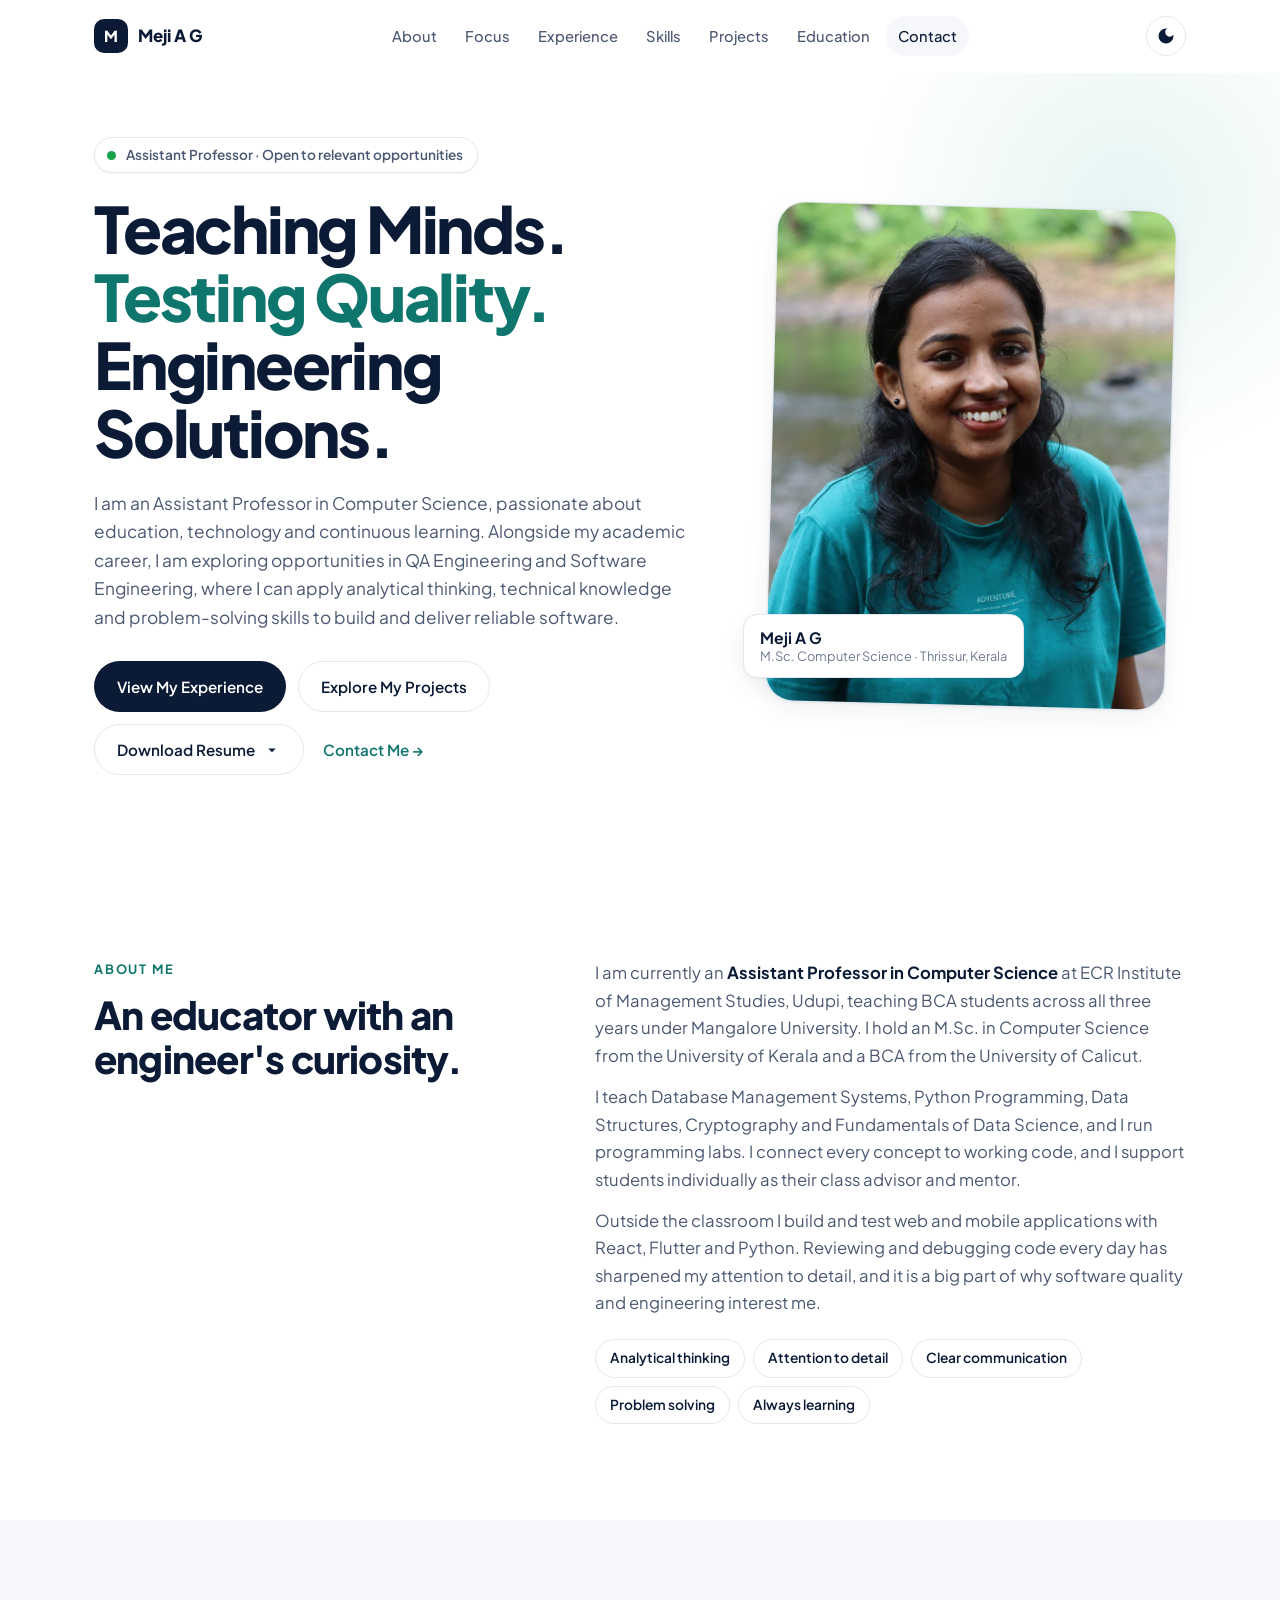
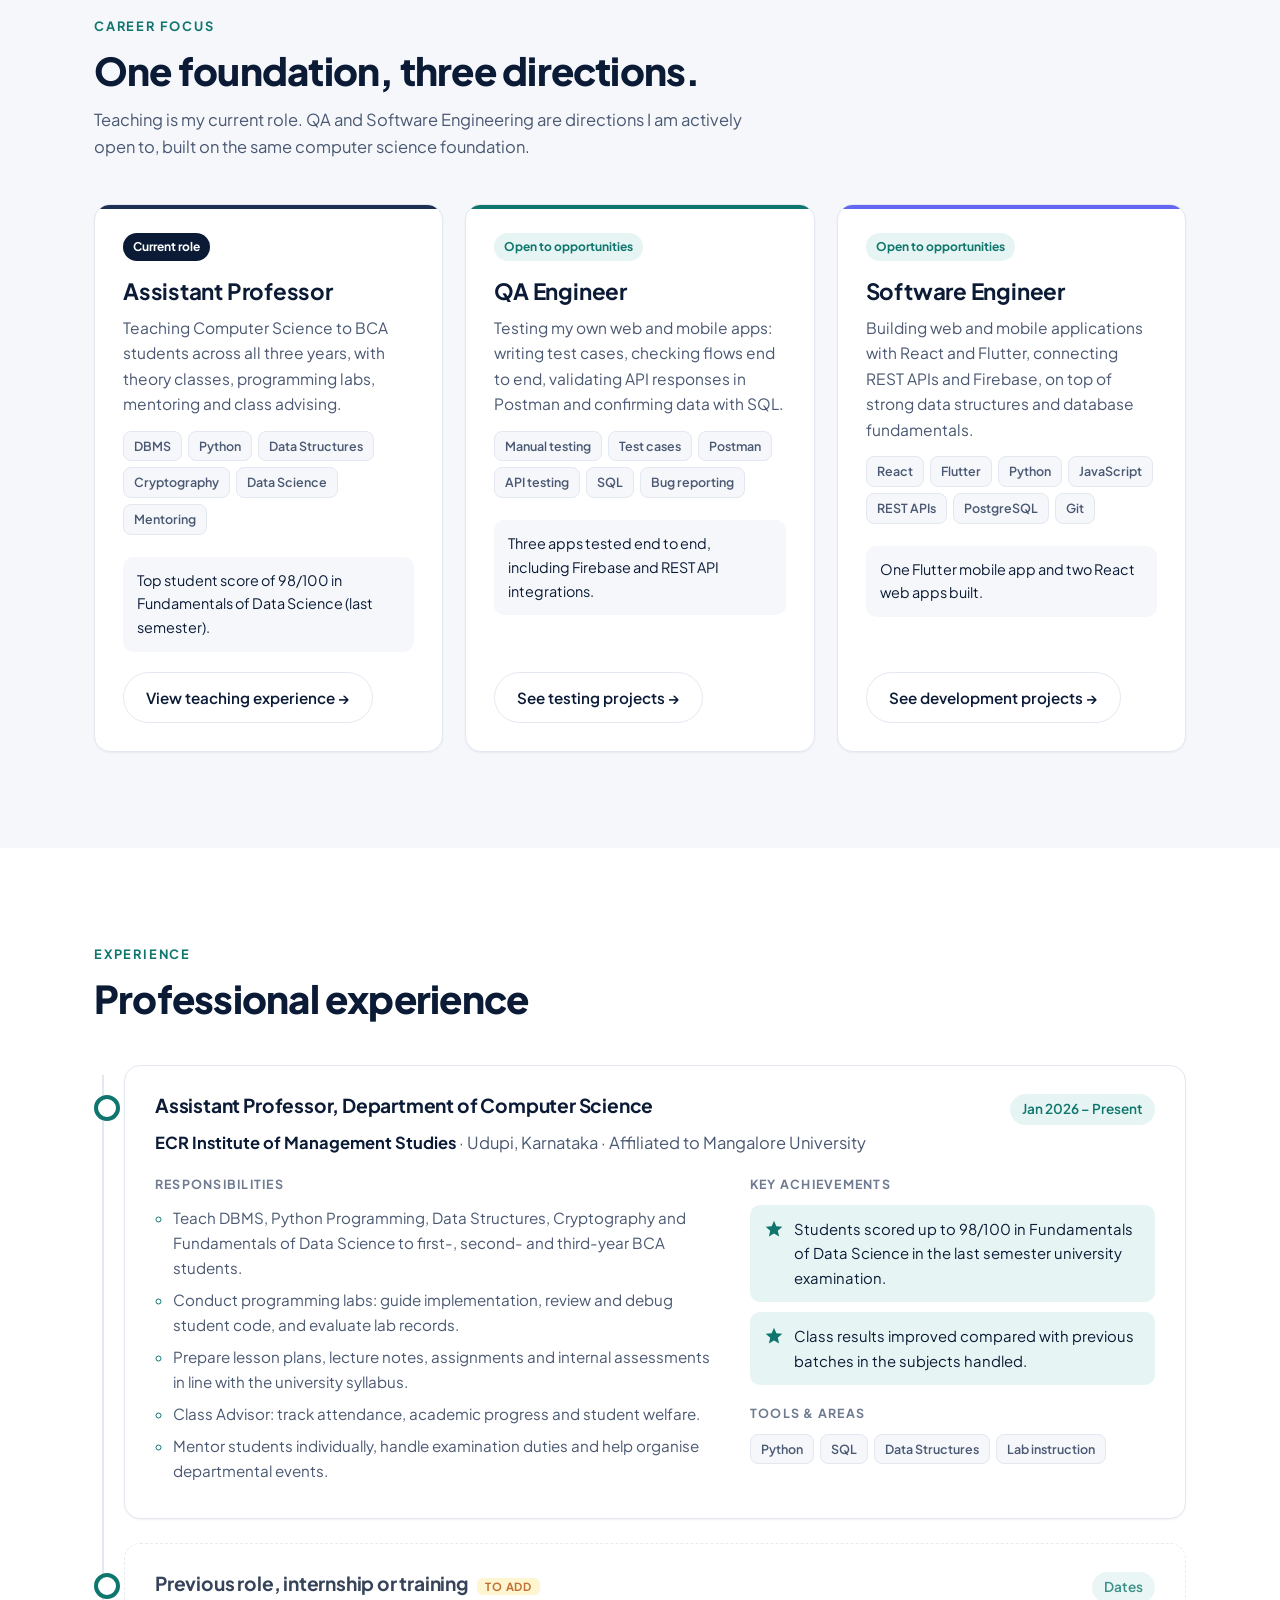
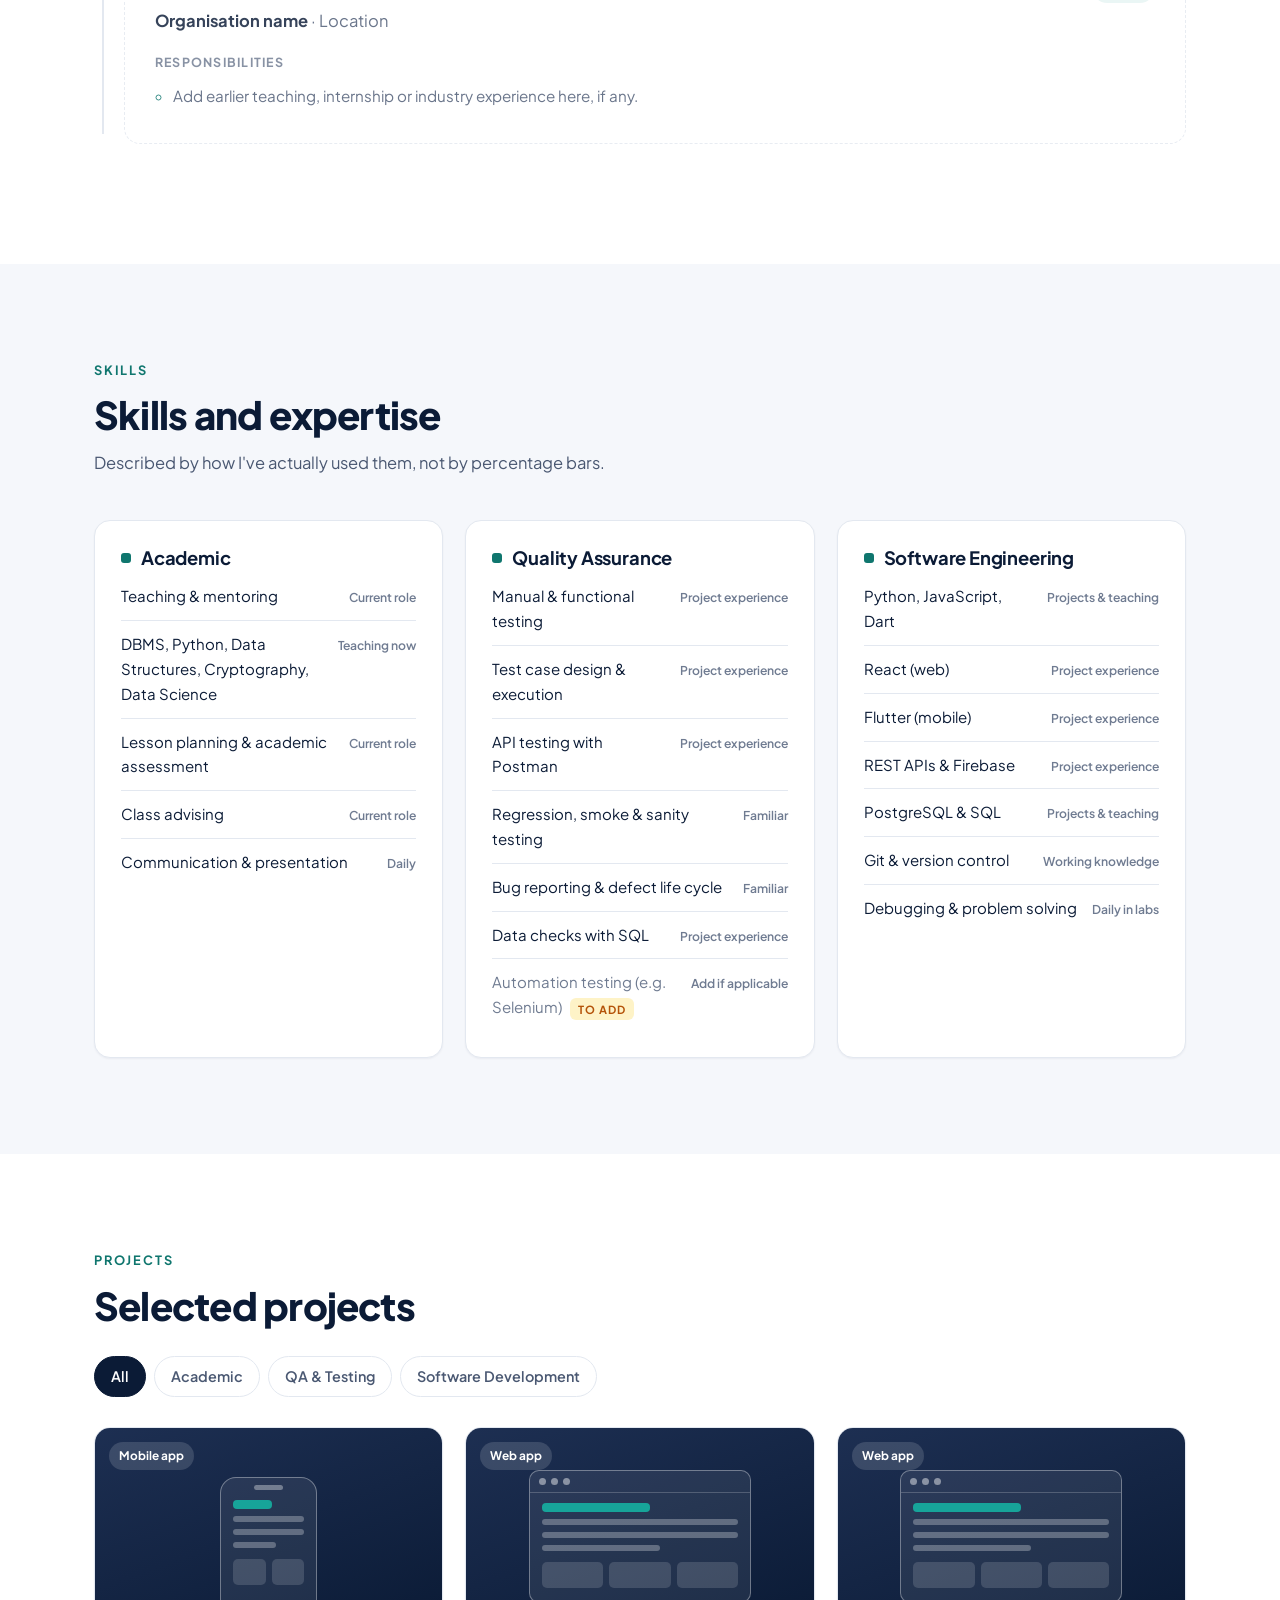
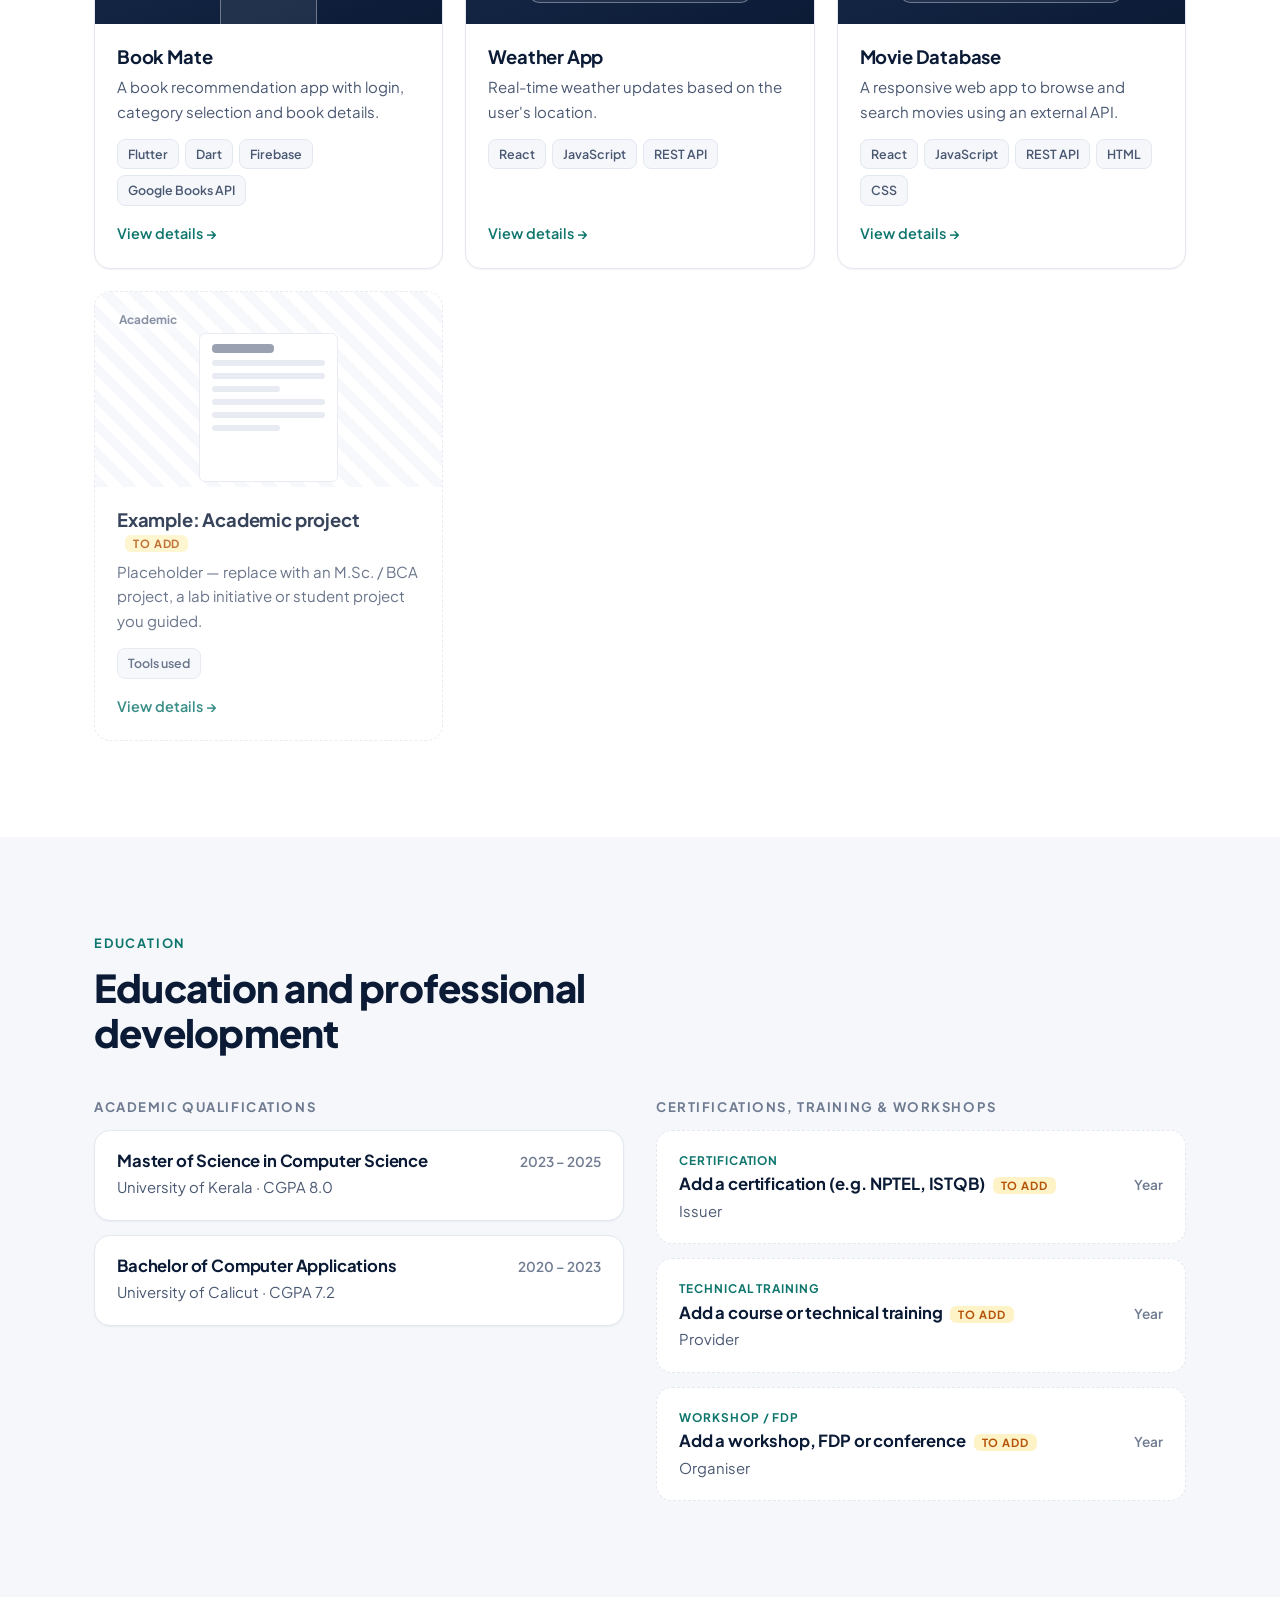
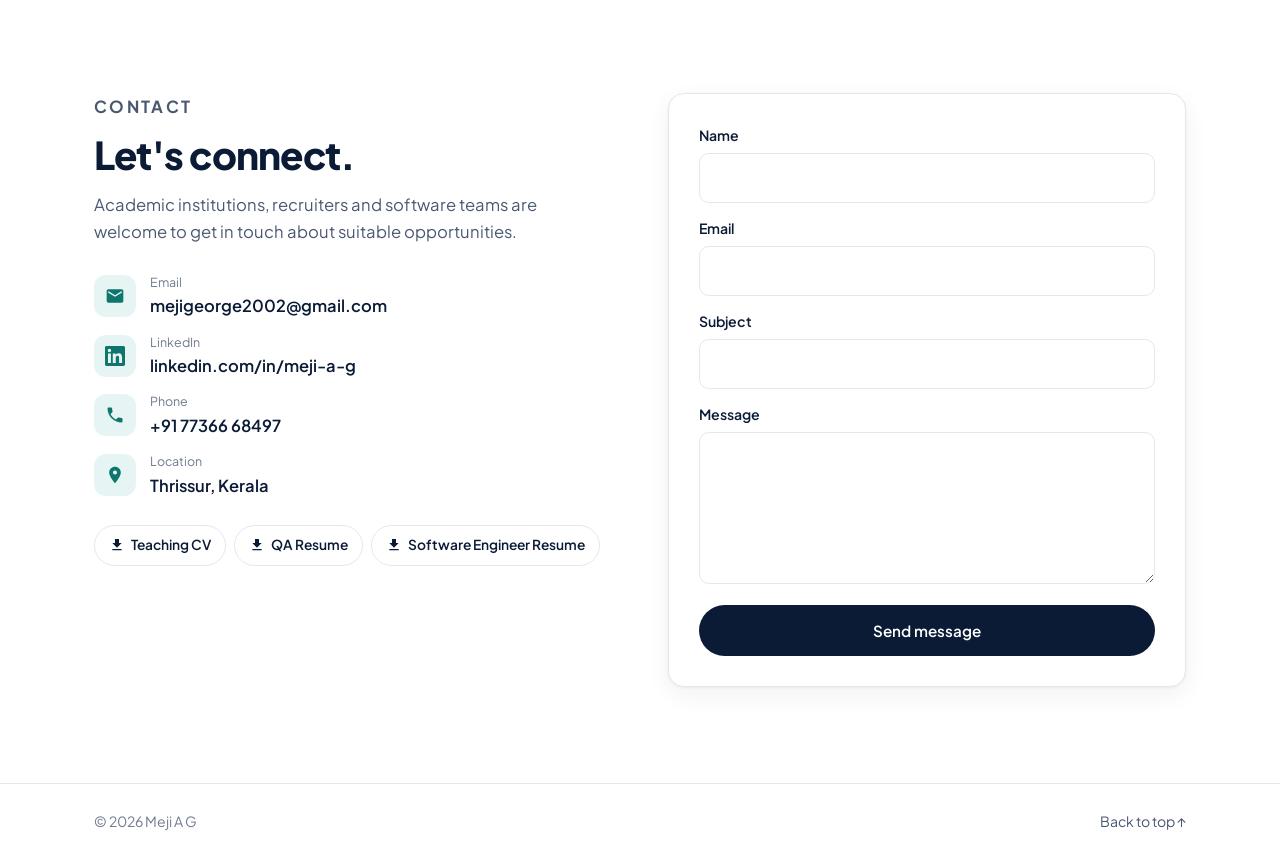
<file: portfolio-pro/index.html>
<!doctype html>
<html lang="en" data-theme="light">
<head>
<meta charset="utf-8">
<meta name="viewport" content="width=device-width, initial-scale=1">
<title>Meji A G | Assistant Professor · QA Engineer · Software Engineer</title>
<meta name="description" content="Meji A G is an Assistant Professor in Computer Science, open to QA Engineering and Software Engineering opportunities. Teaching, testing and building reliable software.">
<meta property="og:type" content="website">
<meta property="og:title" content="Meji A G | Teaching Minds. Testing Quality. Engineering Solutions.">
<meta property="og:description" content="Assistant Professor in Computer Science, open to QA and Software Engineering roles.">
<meta property="og:image" content="assets/img/meji.jpg">
<meta name="theme-color" content="#0b1b36">
<link rel="preconnect" href="https://fonts.googleapis.com">
<link rel="preconnect" href="https://fonts.gstatic.com" crossorigin>
<link href="https://fonts.googleapis.com/css2?family=Plus+Jakarta+Sans:wght@400;500;600;700;800&display=swap" rel="stylesheet">
<link rel="stylesheet" href="assets/css/styles.css">
<script>
  // Apply the saved theme before paint (light is the default)
  try { var t = localStorage.getItem('theme'); if (t === 'dark') document.documentElement.setAttribute('data-theme', 'dark'); } catch (e) {}
</script>
<script type="application/ld+json">
{ "@context": "https://schema.org", "@type": "Person", "name": "Meji A G",
  "jobTitle": "Assistant Professor, Computer Science",
  "worksFor": { "@type": "Organization", "name": "ECR Institute of Management Studies" },
  "alumniOf": ["University of Kerala", "University of Calicut"],
  "sameAs": ["https://www.linkedin.com/in/meji-a-g-a272aa200/"] }
</script>
</head>
<body>
<a class="skip" href="#main">Skip to content</a>

<!-- ================= Navigation ================= -->
<header class="nav" id="top">
  <div class="container nav-inner">
    <a class="brand" href="#top" aria-label="Meji A G, back to top"><span class="brand-mark">M</span>Meji A G</a>
    <nav aria-label="Primary">
      <ul class="nav-links" id="nav-links">
        <li><a href="#about">About</a></li>
        <li><a href="#focus">Focus</a></li>
        <li><a href="#experience">Experience</a></li>
        <li><a href="#skills">Skills</a></li>
        <li><a href="#projects">Projects</a></li>
        <li><a href="#education">Education</a></li>
        <li><a href="#contact">Contact</a></li>
      </ul>
    </nav>
    <div class="nav-actions">
      <button class="icon-btn" id="theme-toggle" type="button" aria-label="Switch to dark mode">
        <svg class="sun" viewBox="0 0 24 24" aria-hidden="true"><path d="M12 7a5 5 0 1 0 0 10 5 5 0 0 0 0-10zM2 13h2a1 1 0 0 0 0-2H2a1 1 0 0 0 0 2zm18 0h2a1 1 0 0 0 0-2h-2a1 1 0 0 0 0 2zM11 2v2a1 1 0 0 0 2 0V2a1 1 0 0 0-2 0zm0 18v2a1 1 0 0 0 2 0v-2a1 1 0 0 0-2 0zM5.99 4.58a1 1 0 0 0-1.41 1.41l1.06 1.06a1 1 0 0 0 1.41-1.41L5.99 4.58zm12.37 12.37a1 1 0 0 0-1.41 1.41l1.06 1.06a1 1 0 0 0 1.41-1.41l-1.06-1.06zm1.06-10.96a1 1 0 0 0-1.41-1.41l-1.06 1.06a1 1 0 0 0 1.41 1.41l1.06-1.06zM7.05 18.36a1 1 0 0 0-1.41-1.41l-1.06 1.06a1 1 0 0 0 1.41 1.41l1.06-1.06z"/></svg>
        <svg class="moon" viewBox="0 0 24 24" aria-hidden="true"><path d="M12 3a9 9 0 1 0 9 9c0-.46-.04-.92-.1-1.36a5.39 5.39 0 0 1-4.4 2.26 5.4 5.4 0 0 1-3.14-9.8c-.44-.06-.9-.1-1.36-.1z"/></svg>
      </button>
      <button class="icon-btn menu-btn" id="menu-btn" type="button" aria-label="Open menu" aria-expanded="false" aria-controls="nav-links">
        <svg viewBox="0 0 24 24" aria-hidden="true"><path d="M3 6h18v2H3zm0 5h18v2H3zm0 5h18v2H3z"/></svg>
      </button>
    </div>
  </div>
</header>

<main id="main">

<!-- ================= Hero ================= -->
<section class="hero">
  <div class="container hero-grid">
    <div class="hero-copy">
      <p class="availability"><span class="pulse" aria-hidden="true"></span>Assistant Professor · Open to relevant opportunities</p>
      <h1>Teaching Minds.<br><span>Testing Quality.</span><br>Engineering Solutions.</h1>
      <p class="hero-sub">I am an Assistant Professor in Computer Science, passionate about education, technology and continuous learning. Alongside my academic career, I am exploring opportunities in QA Engineering and Software Engineering, where I can apply analytical thinking, technical knowledge and problem-solving skills to build and deliver reliable software.</p>
      <div class="hero-ctas">
        <a class="btn btn-primary" href="#experience">View My Experience</a>
        <a class="btn btn-outline" href="#projects">Explore My Projects</a>
        <div class="dropdown" id="resume-dd">
          <button class="btn btn-outline" type="button" aria-haspopup="true" aria-expanded="false">
            Download Resume
            <svg viewBox="0 0 24 24" aria-hidden="true"><path d="M7 10l5 5 5-5z"/></svg>
          </button>
          <div class="dropdown-menu" role="menu" data-resume-menu></div>
        </div>
        <a class="btn btn-text" href="#contact">Contact Me &rarr;</a>
      </div>
    </div>
    <div class="hero-photo">
      <div class="photo-frame">
        <img src="assets/img/meji.jpg" alt="Portrait of Meji A G" width="960" height="1200" fetchpriority="high">
      </div>
      <div class="photo-card">
        <strong>Meji A G</strong>
        <span>M.Sc. Computer Science · Thrissur, Kerala</span>
      </div>
    </div>
  </div>
</section>

<!-- ================= About ================= -->
<section class="section" id="about">
  <div class="container about-grid reveal">
    <div>
      <p class="eyebrow">About me</p>
      <h2>An educator with an engineer's curiosity.</h2>
    </div>
    <div class="about-body">
      <p>I am currently an <strong>Assistant Professor in Computer Science</strong> at ECR Institute of Management Studies, Udupi, teaching BCA students across all three years under Mangalore University. I hold an M.Sc. in Computer Science from the University of Kerala and a BCA from the University of Calicut.</p>
      <p>I teach Database Management Systems, Python Programming, Data Structures, Cryptography and Fundamentals of Data Science, and I run programming labs. I connect every concept to working code, and I support students individually as their class advisor and mentor.</p>
      <p>Outside the classroom I build and test web and mobile applications with React, Flutter and Python. Reviewing and debugging code every day has sharpened my attention to detail, and it is a big part of why software quality and engineering interest me.</p>
      <ul class="traits">
        <li>Analytical thinking</li><li>Attention to detail</li><li>Clear communication</li><li>Problem solving</li><li>Always learning</li>
      </ul>
    </div>
  </div>
</section>

<!-- ================= Career focus ================= -->
<section class="section section-tint" id="focus">
  <div class="container">
    <div class="section-head reveal">
      <p class="eyebrow">Career focus</p>
      <h2>One foundation, three directions.</h2>
      <p>Teaching is my current role. QA and Software Engineering are directions I am actively open to, built on the same computer science foundation.</p>
    </div>
    <div class="focus-grid" data-careers></div>
  </div>
</section>

<!-- ================= Experience ================= -->
<section class="section" id="experience">
  <div class="container">
    <div class="section-head reveal">
      <p class="eyebrow">Experience</p>
      <h2>Professional experience</h2>
    </div>
    <ol class="timeline" data-experience></ol>
  </div>
</section>

<!-- ================= Skills ================= -->
<section class="section section-tint" id="skills">
  <div class="container">
    <div class="section-head reveal">
      <p class="eyebrow">Skills</p>
      <h2>Skills and expertise</h2>
      <p>Described by how I've actually used them, not by percentage bars.</p>
    </div>
    <div class="skills-grid" data-skills></div>
  </div>
</section>

<!-- ================= Projects ================= -->
<section class="section" id="projects">
  <div class="container">
    <div class="section-head reveal">
      <p class="eyebrow">Projects</p>
      <h2>Selected projects</h2>
    </div>
    <div class="filters" role="tablist" aria-label="Filter projects">
      <button class="filter is-active" role="tab" aria-selected="true" data-filter="all">All</button>
      <button class="filter" role="tab" aria-selected="false" data-filter="academic">Academic</button>
      <button class="filter" role="tab" aria-selected="false" data-filter="qa">QA &amp; Testing</button>
      <button class="filter" role="tab" aria-selected="false" data-filter="swe">Software Development</button>
    </div>
    <div class="project-grid" data-projects aria-live="polite"></div>
  </div>
</section>

<!-- ================= Education ================= -->
<section class="section section-tint" id="education">
  <div class="container">
    <div class="section-head reveal">
      <p class="eyebrow">Education</p>
      <h2>Education and professional development</h2>
    </div>
    <div class="edu-grid">
      <div>
        <h3 class="col-title">Academic qualifications</h3>
        <div class="stack" data-education></div>
      </div>
      <div>
        <h3 class="col-title">Certifications, training &amp; workshops</h3>
        <div class="stack" data-development></div>
      </div>
    </div>
  </div>
</section>

<!-- ================= Contact ================= -->
<section class="section" id="contact">
  <div class="container contact-grid">
    <div class="contact-info reveal">
      <p class="eyebrow">Contact</p>
      <h2>Let's connect.</h2>
      <p>Academic institutions, recruiters and software teams are welcome to get in touch about suitable opportunities.</p>
      <ul class="contact-list" data-contact></ul>
      <div class="resume-list" data-resume-list></div>
    </div>
    <form class="contact-form card" id="contact-form" novalidate>
      <div class="field">
        <label for="f-name">Name</label>
        <input id="f-name" name="name" type="text" autocomplete="name" required>
        <p class="error" id="e-name"></p>
      </div>
      <div class="field">
        <label for="f-email">Email</label>
        <input id="f-email" name="email" type="email" autocomplete="email" required>
        <p class="error" id="e-email"></p>
      </div>
      <div class="field">
        <label for="f-subject">Subject</label>
        <input id="f-subject" name="subject" type="text" required>
        <p class="error" id="e-subject"></p>
      </div>
      <div class="field">
        <label for="f-message">Message</label>
        <textarea id="f-message" name="message" rows="5" required></textarea>
        <p class="error" id="e-message"></p>
      </div>
      <button class="btn btn-primary btn-block" type="submit">Send message</button>
      <p class="form-status" id="form-status" role="status" aria-live="polite"></p>
    </form>
  </div>
</section>

</main>

<footer class="footer">
  <div class="container footer-inner">
    <span>&copy; <span id="year"></span> Meji A G</span>
    <a href="#top">Back to top &uarr;</a>
  </div>
</footer>

<!-- Project details -->
<dialog class="modal" id="project-modal" aria-labelledby="modal-title">
  <div class="modal-body" data-modal-body></div>
</dialog>

<script src="assets/js/data.js"></script>
<script src="assets/js/app.js"></script>
</body>
</html>
</file>
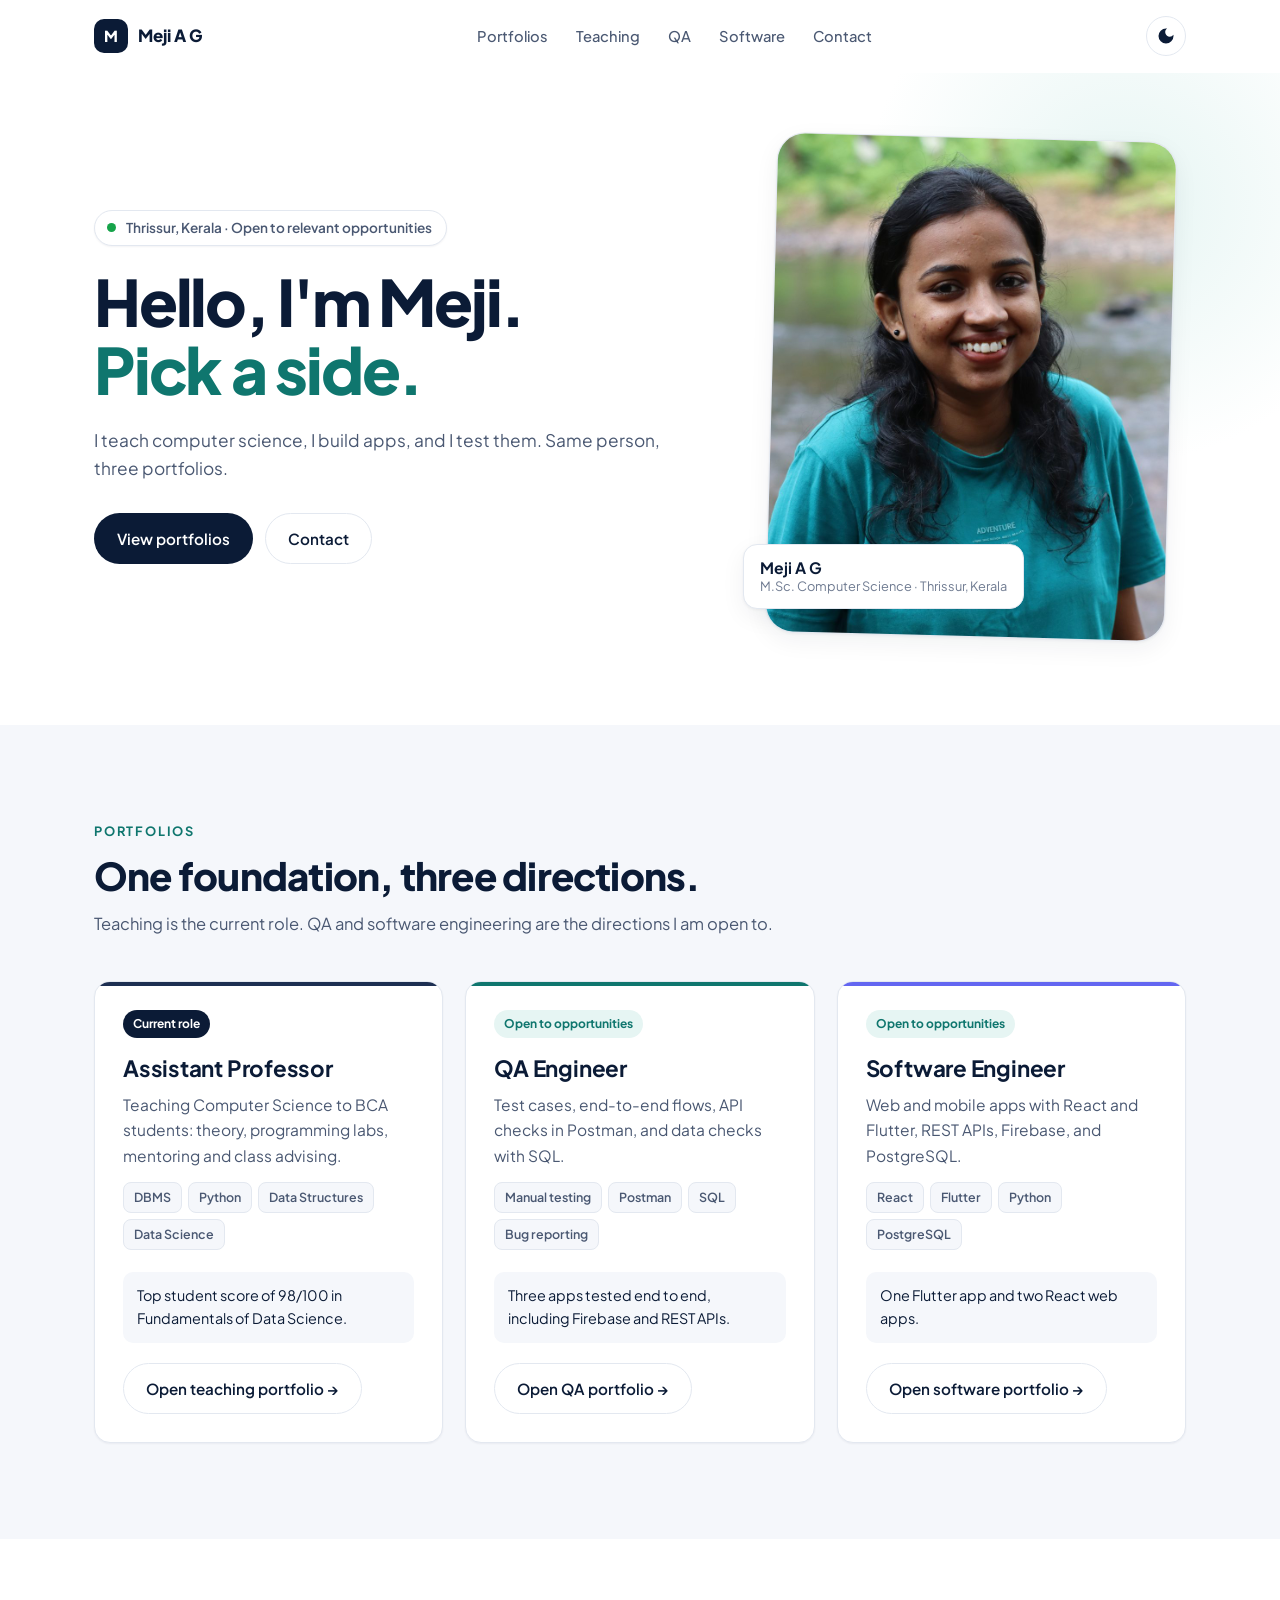
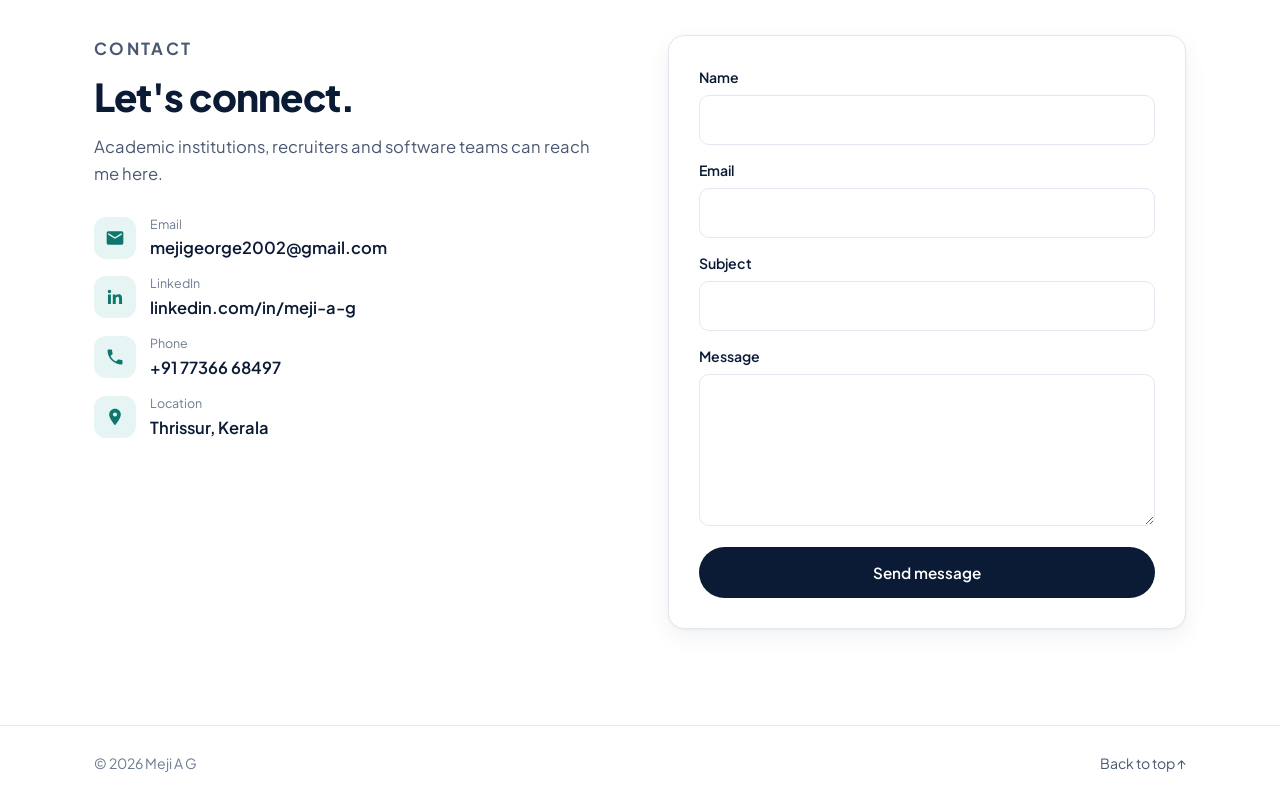
<file: portfolio/index.html>
<!doctype html>
<html lang="en" data-theme="light">
<head>
<meta charset="utf-8">
<meta name="viewport" content="width=device-width, initial-scale=1">
<title>Meji A G | Teaching · QA · Software Engineering</title>
<meta name="description" content="Meji A G: Computer Science lecturer, QA tester and software engineer from Thrissur, Kerala.">
<meta property="og:title" content="Meji A G">
<meta property="og:description" content="Meji A G: Computer Science lecturer, QA tester and software engineer from Thrissur, Kerala.">
<meta property="og:image" content="assets/img/meji.jpg">
<meta name="theme-color" content="#0b1b36">
<link rel="preconnect" href="https://fonts.googleapis.com">
<link rel="preconnect" href="https://fonts.gstatic.com" crossorigin>
<link href="https://fonts.googleapis.com/css2?family=Plus+Jakarta+Sans:wght@400;500;600;700;800&display=swap" rel="stylesheet">
<link rel="stylesheet" href="assets/styles.css">
</head>
<body>
<a class="skip" href="#main">Skip to content</a>
<header class="nav" id="top">
  <div class="container nav-inner">
    <a class="brand" href="#top" aria-label="Meji A G, back to top"><span class="brand-mark">M</span>Meji A G</a>
    <nav aria-label="Primary">
      <ul class="nav-links" id="nav-links">
        <li><a href="#focus">Portfolios</a></li>
        <li><a href="teaching/">Teaching</a></li>
        <li><a href="qa/">QA</a></li>
        <li><a href="software-engineer/">Software</a></li>
        <li><a href="#contact">Contact</a></li>
      </ul>
    </nav>
    <div class="nav-actions">
      <button class="icon-btn" id="theme-toggle" type="button" aria-label="Switch to dark mode">
        <svg class="sun" viewBox="0 0 24 24" aria-hidden="true"><path d="M12 7a5 5 0 1 0 0 10 5 5 0 0 0 0-10zM2 13h2a1 1 0 0 0 0-2H2a1 1 0 0 0 0 2zm18 0h2a1 1 0 0 0 0-2h-2a1 1 0 0 0 0 2zM11 2v2a1 1 0 0 0 2 0V2a1 1 0 0 0-2 0zm0 18v2a1 1 0 0 0 2 0v-2a1 1 0 0 0-2 0zM5.99 4.58a1 1 0 0 0-1.41 1.41l1.06 1.06a1 1 0 0 0 1.41-1.41L5.99 4.58zm12.37 12.37a1 1 0 0 0-1.41 1.41l1.06 1.06a1 1 0 0 0 1.41-1.41l-1.06-1.06zm1.06-10.96a1 1 0 0 0-1.41-1.41l-1.06 1.06a1 1 0 0 0 1.41 1.41l1.06-1.06zM7.05 18.36a1 1 0 0 0-1.41-1.41l-1.06 1.06a1 1 0 0 0 1.41 1.41l1.06-1.06z"/></svg>
        <svg class="moon" viewBox="0 0 24 24" aria-hidden="true"><path d="M12 3a9 9 0 1 0 9 9c0-.46-.04-.92-.1-1.36a5.39 5.39 0 0 1-4.4 2.26 5.4 5.4 0 0 1-3.14-9.8c-.44-.06-.9-.1-1.36-.1z"/></svg>
      </button>
      <button class="icon-btn menu-btn" id="menu-btn" type="button" aria-label="Open menu" aria-expanded="false" aria-controls="nav-links">
        <svg viewBox="0 0 24 24" aria-hidden="true"><path d="M3 6h18v2H3zm0 5h18v2H3zm0 5h18v2H3z"/></svg>
      </button>
    </div>
  </div>
</header>
<main id="main">
<section class="hero">
  <div class="container hero-grid">
    <div class="hero-copy">
      <p class="availability"><span class="pulse" aria-hidden="true"></span>Thrissur, Kerala · Open to relevant opportunities</p>
      <h1>Hello, I'm Meji.<br><span>Pick a side.</span></h1>
      <p class="hero-sub">I teach computer science, I build apps, and I test them. Same person, three portfolios.</p>
      <div class="hero-ctas">
        <a class="btn btn-primary" href="#focus">View portfolios</a>
        <a class="btn btn-outline" href="#contact">Contact</a>
      </div>
    </div>
    <div class="hero-photo">
      <div class="photo-frame">
        <img src="assets/img/meji.jpg" alt="Portrait of Meji A G" width="960" height="1200">
      </div>
      <div class="photo-card">
        <strong>Meji A G</strong>
        <span>M.Sc. Computer Science · Thrissur, Kerala</span>
      </div>
    </div>
  </div>
</section>

<section class="section section-tint" id="focus">
  <div class="container">
    <div class="section-head reveal">
      <p class="eyebrow">Portfolios</p>
      <h2>One foundation, three directions.</h2>
      <p>Teaching is the current role. QA and software engineering are the directions I am open to.</p>
    </div>
    <div class="focus-grid">
      <article class="card focus-card reveal" data-id="teaching">
        <span class="status current">Current role</span>
        <h3>Assistant Professor</h3>
        <p>Teaching Computer Science to BCA students: theory, programming labs, mentoring and class advising.</p>
        <div class="tags"><span class="tag">DBMS</span><span class="tag">Python</span><span class="tag">Data Structures</span><span class="tag">Data Science</span></div>
        <p class="highlight">Top student score of 98/100 in Fundamentals of Data Science.</p>
        <a class="btn btn-outline" href="teaching/">Open teaching portfolio &rarr;</a>
      </article>
      <article class="card focus-card reveal" data-id="qa">
        <span class="status open">Open to opportunities</span>
        <h3>QA Engineer</h3>
        <p>Test cases, end-to-end flows, API checks in Postman, and data checks with SQL.</p>
        <div class="tags"><span class="tag">Manual testing</span><span class="tag">Postman</span><span class="tag">SQL</span><span class="tag">Bug reporting</span></div>
        <p class="highlight">Three apps tested end to end, including Firebase and REST APIs.</p>
        <a class="btn btn-outline" href="qa/">Open QA portfolio &rarr;</a>
      </article>
      <article class="card focus-card reveal" data-id="swe">
        <span class="status open">Open to opportunities</span>
        <h3>Software Engineer</h3>
        <p>Web and mobile apps with React and Flutter, REST APIs, Firebase, and PostgreSQL.</p>
        <div class="tags"><span class="tag">React</span><span class="tag">Flutter</span><span class="tag">Python</span><span class="tag">PostgreSQL</span></div>
        <p class="highlight">One Flutter app and two React web apps.</p>
        <a class="btn btn-outline" href="software-engineer/">Open software portfolio &rarr;</a>
      </article>
    </div>
  </div>
</section>

<section class="section" id="contact">
  <div class="container contact-grid">
    <div class="contact-info reveal">
      <p class="eyebrow">Contact</p>
      <h2>Let's connect.</h2>
      <p>Academic institutions, recruiters and software teams can reach me here.</p>
      <ul class="contact-list">
        <li><span class="ci"><svg viewBox="0 0 24 24" aria-hidden="true"><path d="M20 4H4c-1.1 0-2 .9-2 2v12c0 1.1.9 2 2 2h16c1.1 0 2-.9 2-2V6c0-1.1-.9-2-2-2zm0 4l-8 5-8-5V6l8 5 8-5v2z"/></svg></span><div><small>Email</small><a href="mailto:mejigeorge2002@gmail.com">mejigeorge2002@gmail.com</a></div></li>
        <li><span class="ci"><svg viewBox="0 0 24 24" aria-hidden="true"><path d="M20.45 20.45h-3.55v-5.57c0-1.33-.03-3.04-1.85-3.04-1.85 0-2.14 1.45-2.14 2.94v5.67H9.35V9h3.41v1.56h.05c.48-.9 1.64-1.85 3.37-1.85 3.6 0 4.27 2.37 4.27 5.46v6.28zM5.34 7.43a2.06 2.06 0 1 1 0-4.13 2.06 2.06 0 0 1 0 4.13zM7.12 20.45H3.56V9h3.56v11.45z"/></svg></span><div><small>LinkedIn</small><a href="https://www.linkedin.com/in/meji-a-g-a272aa200/" target="_blank" rel="noopener">linkedin.com/in/meji-a-g</a></div></li>
        <li><span class="ci"><svg viewBox="0 0 24 24" aria-hidden="true"><path d="M6.62 10.79c1.44 2.83 3.76 5.14 6.59 6.59l2.2-2.2c.27-.27.67-.36 1.02-.24 1.12.37 2.33.57 3.57.57.55 0 1 .45 1 1V20c0 .55-.45 1-1 1-9.39 0-17-7.61-17-17 0-.55.45-1 1-1h3.5c.55 0 1 .45 1 1 0 1.25.2 2.45.57 3.57.11.35.03.74-.25 1.01l-2.2 2.2z"/></svg></span><div><small>Phone</small><a href="tel:+917736668497">+91 77366 68497</a></div></li>
        <li><span class="ci"><svg viewBox="0 0 24 24" aria-hidden="true"><path d="M12 2C8.13 2 5 5.13 5 9c0 5.25 7 13 7 13s7-7.75 7-13c0-3.87-3.13-7-7-7zm0 9.5a2.5 2.5 0 1 1 0-5 2.5 2.5 0 0 1 0 5z"/></svg></span><div><small>Location</small><span class="v">Thrissur, Kerala</span></div></li>
      </ul>
    </div>
    <form class="contact-form card" id="contact-form" data-email="mejigeorge2002@gmail.com" novalidate>
      <div class="field"><label for="f-name">Name</label><input id="f-name" name="name" type="text" autocomplete="name" required><p class="error" id="e-name"></p></div>
      <div class="field"><label for="f-email">Email</label><input id="f-email" name="email" type="email" autocomplete="email" required><p class="error" id="e-email"></p></div>
      <div class="field"><label for="f-subject">Subject</label><input id="f-subject" name="subject" type="text" required><p class="error" id="e-subject"></p></div>
      <div class="field"><label for="f-message">Message</label><textarea id="f-message" name="message" rows="5" required></textarea><p class="error" id="e-message"></p></div>
      <button class="btn btn-primary btn-block" type="submit">Send message</button>
      <p class="form-status" id="form-status" role="status" aria-live="polite"></p>
    </form>
  </div>
</section>
</main>
<footer class="footer"><div class="container footer-inner"><span>&copy; <span id="year"></span> Meji A G</span><a href="#top">Back to top &uarr;</a></div></footer>
<script src="assets/chrome.js"></script>
</body>
</html>
</file>
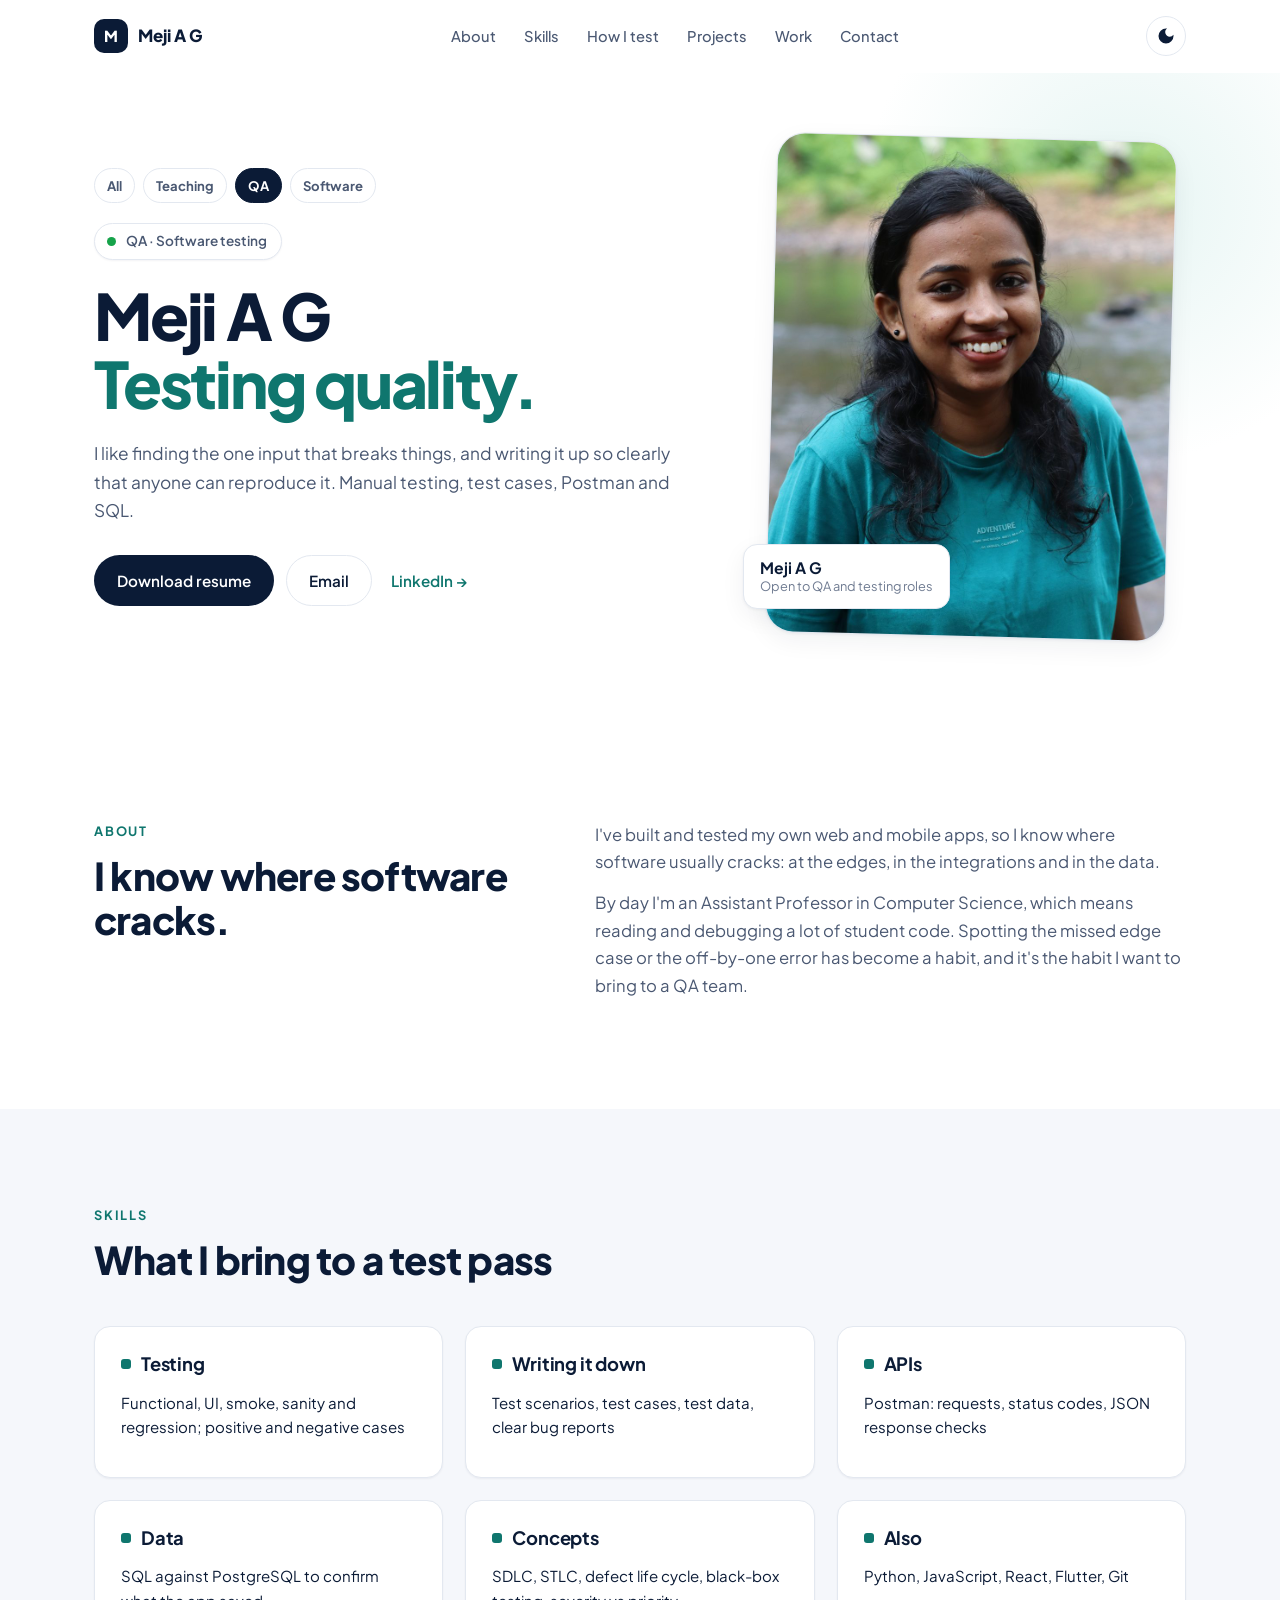
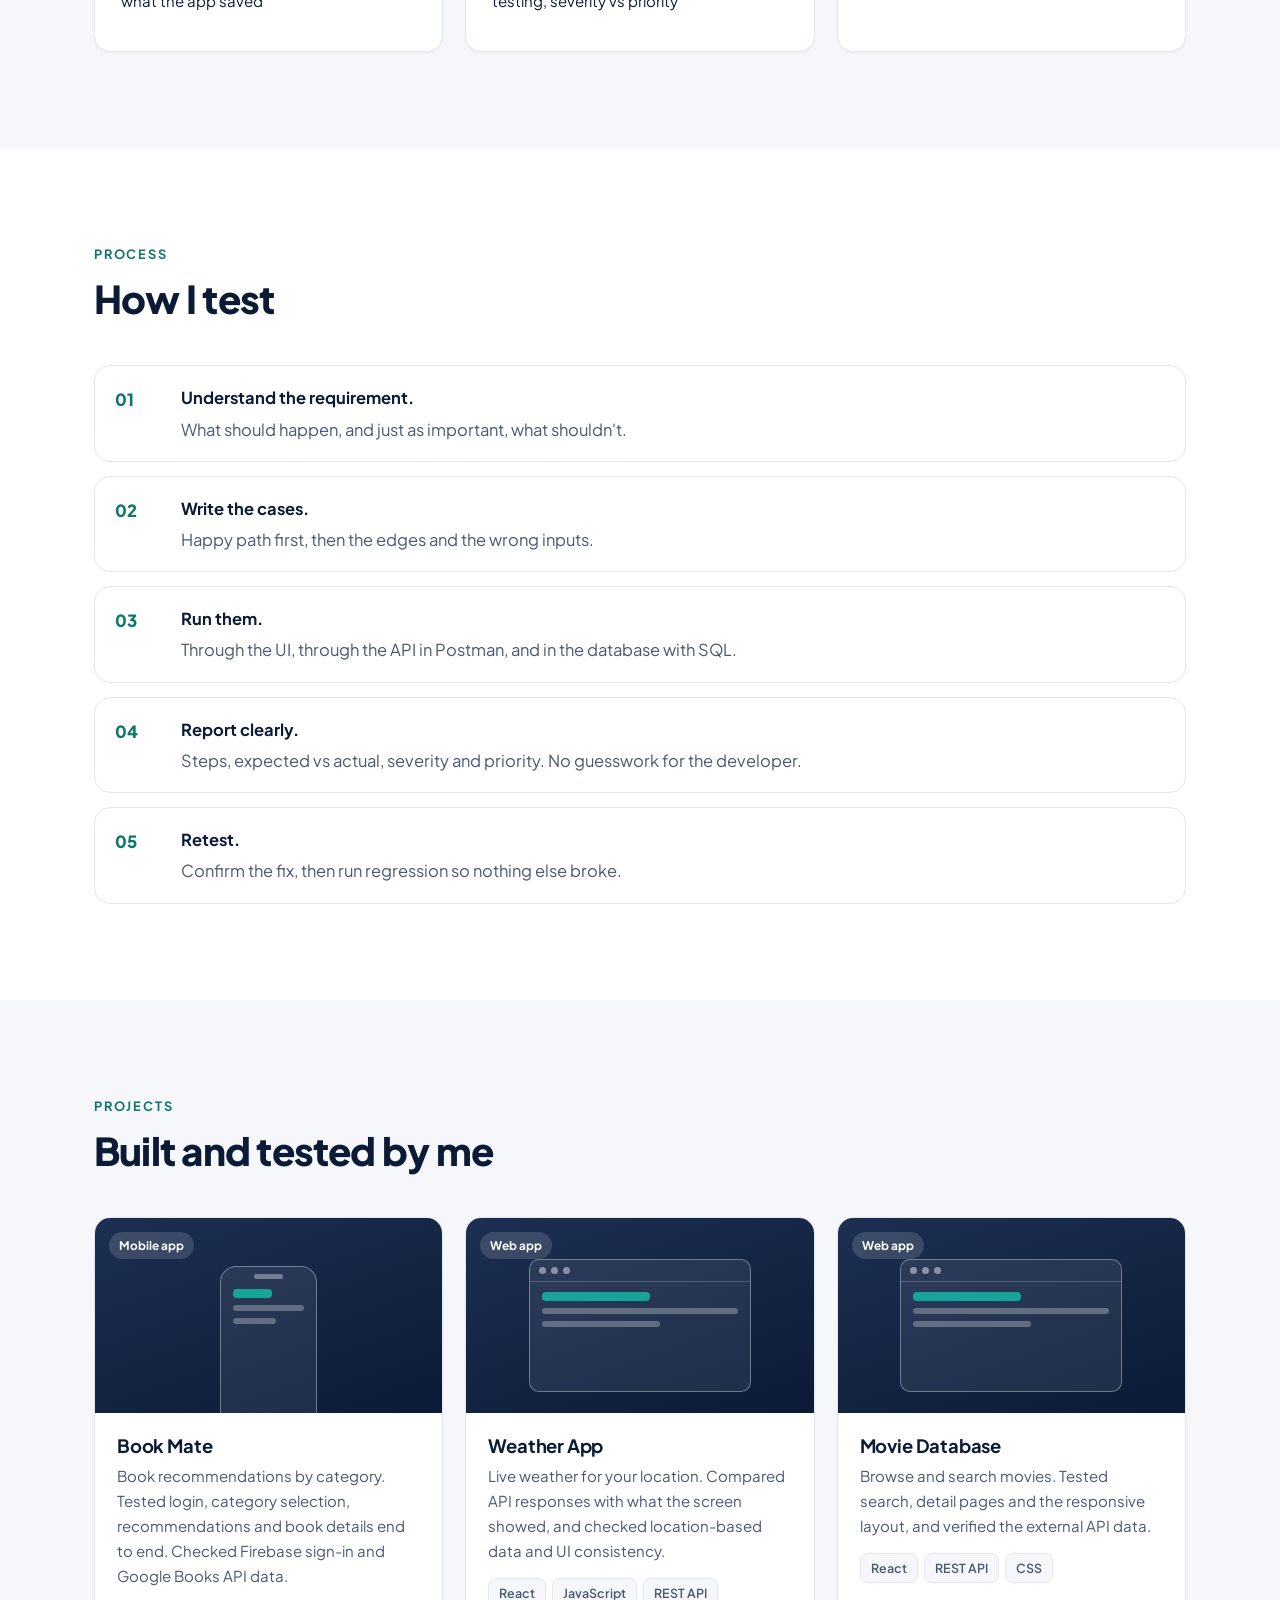
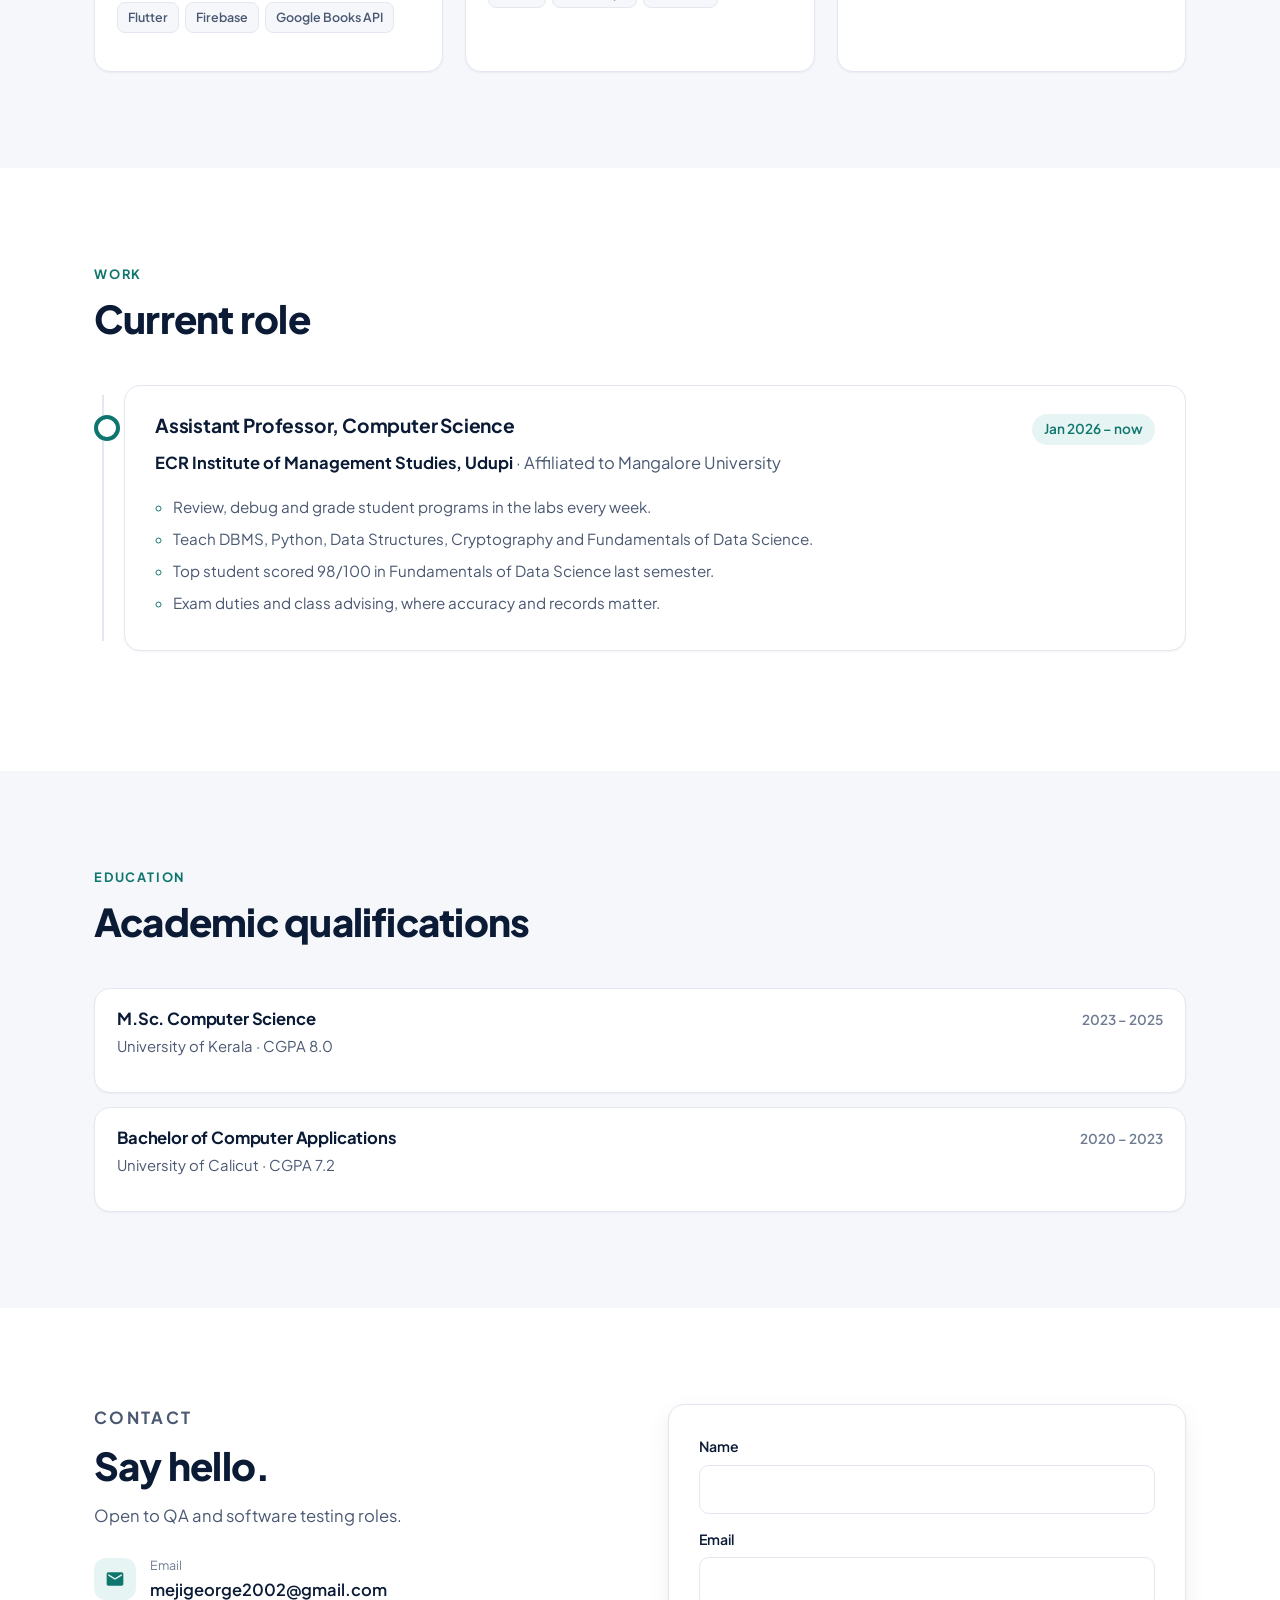
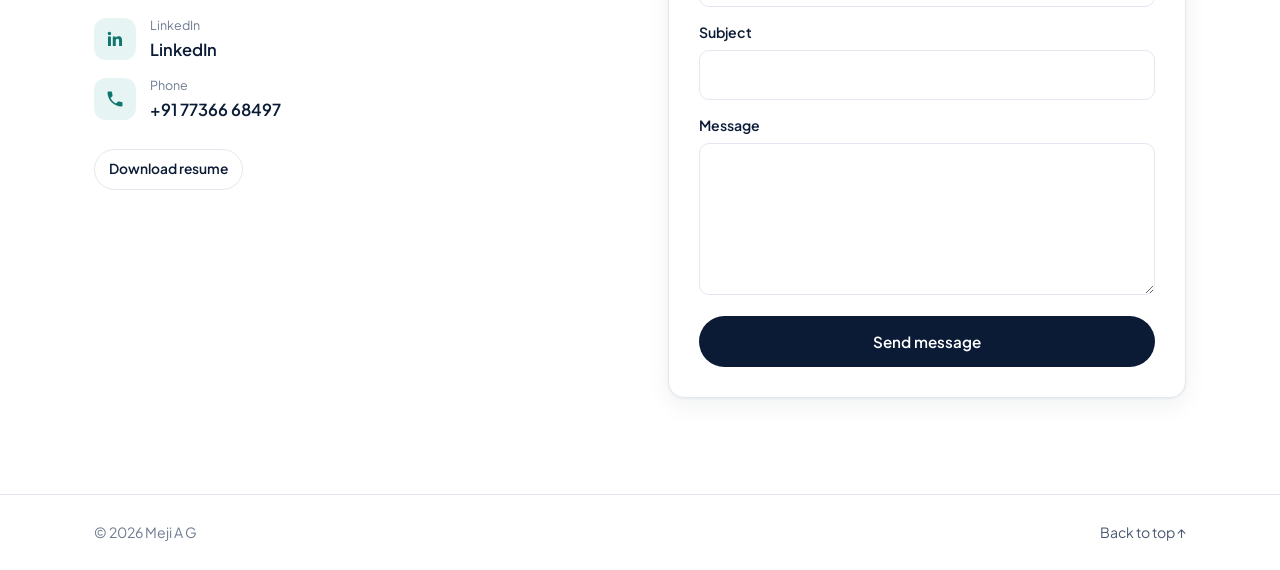
<file: portfolio/qa/index.html>
<!doctype html>
<html lang="en" data-theme="light">
<head>
<meta charset="utf-8">
<meta name="viewport" content="width=device-width, initial-scale=1">
<title>Meji A G — QA / Software Tester</title>
<meta name="description" content="Meji A G: manual testing, test cases, bug reporting and API testing with Postman.">
<meta property="og:title" content="Meji A G — QA / Software Tester">
<meta property="og:description" content="Meji A G: manual testing, test cases, bug reporting and API testing with Postman.">
<meta property="og:image" content="../assets/img/meji.jpg">
<meta name="theme-color" content="#0b1b36">
<link rel="preconnect" href="https://fonts.googleapis.com">
<link rel="preconnect" href="https://fonts.gstatic.com" crossorigin>
<link href="https://fonts.googleapis.com/css2?family=Plus+Jakarta+Sans:wght@400;500;600;700;800&display=swap" rel="stylesheet">
<link rel="stylesheet" href="../assets/styles.css">
</head>
<body>
<a class="skip" href="#main">Skip to content</a>
<header class="nav" id="top">
  <div class="container nav-inner">
    <a class="brand" href="../"><span class="brand-mark">M</span>Meji A G</a>
    <nav aria-label="Primary">
      <ul class="nav-links" id="nav-links">
        <li><a href="#about">About</a></li>
        <li><a href="#skills">Skills</a></li>
        <li><a href="#process">How I test</a></li>
        <li><a href="#projects">Projects</a></li>
        <li><a href="#work">Work</a></li>
        <li><a href="#contact">Contact</a></li>
      </ul>
    </nav>
    <div class="nav-actions">
      <button class="icon-btn" id="theme-toggle" type="button" aria-label="Switch to dark mode">
        <svg class="sun" viewBox="0 0 24 24" aria-hidden="true"><path d="M12 7a5 5 0 1 0 0 10 5 5 0 0 0 0-10zM2 13h2a1 1 0 0 0 0-2H2a1 1 0 0 0 0 2zm18 0h2a1 1 0 0 0 0-2h-2a1 1 0 0 0 0 2zM11 2v2a1 1 0 0 0 2 0V2a1 1 0 0 0-2 0zm0 18v2a1 1 0 0 0 2 0v-2a1 1 0 0 0-2 0zM5.99 4.58a1 1 0 0 0-1.41 1.41l1.06 1.06a1 1 0 0 0 1.41-1.41L5.99 4.58zm12.37 12.37a1 1 0 0 0-1.41 1.41l1.06 1.06a1 1 0 0 0 1.41-1.41l-1.06-1.06zm1.06-10.96a1 1 0 0 0-1.41-1.41l-1.06 1.06a1 1 0 0 0 1.41 1.41l1.06-1.06zM7.05 18.36a1 1 0 0 0-1.41-1.41l-1.06 1.06a1 1 0 0 0 1.41 1.41l1.06-1.06z"/></svg>
        <svg class="moon" viewBox="0 0 24 24" aria-hidden="true"><path d="M12 3a9 9 0 1 0 9 9c0-.46-.04-.92-.1-1.36a5.39 5.39 0 0 1-4.4 2.26 5.4 5.4 0 0 1-3.14-9.8c-.44-.06-.9-.1-1.36-.1z"/></svg>
      </button>
      <button class="icon-btn menu-btn" id="menu-btn" type="button" aria-label="Open menu" aria-expanded="false" aria-controls="nav-links">
        <svg viewBox="0 0 24 24" aria-hidden="true"><path d="M3 6h18v2H3zm0 5h18v2H3zm0 5h18v2H3z"/></svg>
      </button>
    </div>
  </div>
</header>
<main id="main">
<section class="hero">
  <div class="container hero-grid">
    <div class="hero-copy">
      <nav class="role-switch" aria-label="Portfolios">
        <a href="../">All</a>
        <a href="../teaching/">Teaching</a>
        <a class="is-current" href="./" aria-current="page">QA</a>
        <a href="../software-engineer/">Software</a>
      </nav>
      <p class="availability"><span class="pulse" aria-hidden="true"></span>QA · Software testing</p>
      <h1>Meji A G<br><span>Testing quality.</span></h1>
      <p class="hero-sub">I like finding the one input that breaks things, and writing it up so clearly that anyone can reproduce it. Manual testing, test cases, Postman and SQL.</p>
      <div class="hero-ctas">
        <a class="btn btn-primary" href="Meji_A_G_QA_Resume.pdf" download>Download resume</a>
        <a class="btn btn-outline" href="mailto:mejigeorge2002@gmail.com">Email</a>
        <a class="btn btn-text" href="https://www.linkedin.com/in/meji-a-g-a272aa200/" target="_blank" rel="noopener">LinkedIn &rarr;</a>
      </div>
    </div>
    <div class="hero-photo">
      <div class="photo-frame"><img src="../assets/img/meji.jpg" alt="Portrait of Meji A G" width="960" height="1200"></div>
      <div class="photo-card"><strong>Meji A G</strong><span>Open to QA and testing roles</span></div>
    </div>
  </div>
</section>

<section class="section" id="about">
  <div class="container about-grid reveal">
    <div><p class="eyebrow">About</p><h2>I know where software cracks.</h2></div>
    <div class="about-body">
      <p>I've built and tested my own web and mobile apps, so I know where software usually cracks: at the edges, in the integrations and in the data.</p>
      <p>By day I'm an Assistant Professor in Computer Science, which means reading and debugging a lot of student code. Spotting the missed edge case or the off-by-one error has become a habit, and it's the habit I want to bring to a QA team.</p>
    </div>
  </div>
</section>

<section class="section section-tint" id="skills">
  <div class="container">
    <div class="section-head reveal"><p class="eyebrow">Skills</p><h2>What I bring to a test pass</h2></div>
    <div class="skills-grid">
      <article class="card skill-card reveal"><h3><span class="dot"></span>Testing</h3><ul class="skill-list"><li><span>Functional, UI, smoke, sanity and regression; positive and negative cases</span></li></ul></article>
      <article class="card skill-card reveal"><h3><span class="dot"></span>Writing it down</h3><ul class="skill-list"><li><span>Test scenarios, test cases, test data, clear bug reports</span></li></ul></article>
      <article class="card skill-card reveal"><h3><span class="dot"></span>APIs</h3><ul class="skill-list"><li><span>Postman: requests, status codes, JSON response checks</span></li></ul></article>
      <article class="card skill-card reveal"><h3><span class="dot"></span>Data</h3><ul class="skill-list"><li><span>SQL against PostgreSQL to confirm what the app saved</span></li></ul></article>
      <article class="card skill-card reveal"><h3><span class="dot"></span>Concepts</h3><ul class="skill-list"><li><span>SDLC, STLC, defect life cycle, black-box testing, severity vs priority</span></li></ul></article>
      <article class="card skill-card reveal"><h3><span class="dot"></span>Also</h3><ul class="skill-list"><li><span>Python, JavaScript, React, Flutter, Git</span></li></ul></article>
    </div>
  </div>
</section>

<section class="section" id="process">
  <div class="container">
    <div class="section-head reveal"><p class="eyebrow">Process</p><h2>How I test</h2></div>
    <ol class="steps">
      <li><div><b>Understand the requirement.</b><span>What should happen, and just as important, what shouldn't.</span></div></li>
      <li><div><b>Write the cases.</b><span>Happy path first, then the edges and the wrong inputs.</span></div></li>
      <li><div><b>Run them.</b><span>Through the UI, through the API in Postman, and in the database with SQL.</span></div></li>
      <li><div><b>Report clearly.</b><span>Steps, expected vs actual, severity and priority. No guesswork for the developer.</span></div></li>
      <li><div><b>Retest.</b><span>Confirm the fix, then run regression so nothing else broke.</span></div></li>
    </ol>
  </div>
</section>

<section class="section section-tint" id="projects">
  <div class="container">
    <div class="section-head reveal"><p class="eyebrow">Projects</p><h2>Built and tested by me</h2></div>
    <div class="project-grid">
      <article class="card project-card reveal">
        <div class="cover"><div class="mock mock-phone" aria-hidden="true"><b></b><div class="mock-screen"><em></em><i></i><i class="short"></i></div></div><span class="type">Mobile app</span></div>
        <div class="project-body"><h3>Book Mate</h3><p>Book recommendations by category. Tested login, category selection, recommendations and book details end to end. Checked Firebase sign-in and Google Books API data.</p><div class="tags"><span class="tag">Flutter</span><span class="tag">Firebase</span><span class="tag">Google Books API</span></div></div>
      </article>
      <article class="card project-card reveal">
        <div class="cover"><div class="mock mock-browser" aria-hidden="true"><div class="mock-bar"><span></span><span></span><span></span></div><div class="mock-screen"><em></em><i></i><i class="short"></i></div></div><span class="type">Web app</span></div>
        <div class="project-body"><h3>Weather App</h3><p>Live weather for your location. Compared API responses with what the screen showed, and checked location-based data and UI consistency.</p><div class="tags"><span class="tag">React</span><span class="tag">JavaScript</span><span class="tag">REST API</span></div></div>
      </article>
      <article class="card project-card reveal">
        <div class="cover"><div class="mock mock-browser" aria-hidden="true"><div class="mock-bar"><span></span><span></span><span></span></div><div class="mock-screen"><em></em><i></i><i class="short"></i></div></div><span class="type">Web app</span></div>
        <div class="project-body"><h3>Movie Database</h3><p>Browse and search movies. Tested search, detail pages and the responsive layout, and verified the external API data.</p><div class="tags"><span class="tag">React</span><span class="tag">REST API</span><span class="tag">CSS</span></div></div>
      </article>
    </div>
  </div>
</section>

<section class="section" id="work">
  <div class="container">
    <div class="section-head reveal"><p class="eyebrow">Work</p><h2>Current role</h2></div>
    <ol class="timeline">
      <li class="tl-item reveal"><article class="card tl-card">
        <div class="tl-top"><h3>Assistant Professor, Computer Science</h3><span class="dates">Jan 2026 – now</span></div>
        <p class="org"><strong>ECR Institute of Management Studies, Udupi</strong> · Affiliated to Mangalore University</p>
        <ul>
          <li>Review, debug and grade student programs in the labs every week.</li>
          <li>Teach DBMS, Python, Data Structures, Cryptography and Fundamentals of Data Science.</li>
          <li>Top student scored 98/100 in Fundamentals of Data Science last semester.</li>
          <li>Exam duties and class advising, where accuracy and records matter.</li>
        </ul>
      </article></li>
    </ol>
  </div>
</section>

<section class="section section-tint" id="education">
  <div class="container">
    <div class="section-head reveal"><p class="eyebrow">Education</p><h2>Academic qualifications</h2></div>
    <div class="stack">
      <article class="card edu-card reveal"><h3>M.Sc. Computer Science</h3><span class="when">2023 – 2025</span><p class="sub">University of Kerala · CGPA 8.0</p></article>
      <article class="card edu-card reveal"><h3>Bachelor of Computer Applications</h3><span class="when">2020 – 2023</span><p class="sub">University of Calicut · CGPA 7.2</p></article>
    </div>
  </div>
</section>

<section class="section" id="contact">
  <div class="container contact-grid">
    <div class="contact-info reveal">
      <p class="eyebrow">Contact</p>
      <h2>Say hello.</h2>
      <p>Open to QA and software testing roles.</p>
      <ul class="contact-list">
        <li><span class="ci"><svg viewBox="0 0 24 24" aria-hidden="true"><path d="M20 4H4c-1.1 0-2 .9-2 2v12c0 1.1.9 2 2 2h16c1.1 0 2-.9 2-2V6c0-1.1-.9-2-2-2zm0 4l-8 5-8-5V6l8 5 8-5v2z"/></svg></span><div><small>Email</small><a href="mailto:mejigeorge2002@gmail.com">mejigeorge2002@gmail.com</a></div></li>
        <li><span class="ci"><svg viewBox="0 0 24 24" aria-hidden="true"><path d="M20.45 20.45h-3.55v-5.57c0-1.33-.03-3.04-1.85-3.04-1.85 0-2.14 1.45-2.14 2.94v5.67H9.35V9h3.41v1.56h.05c.48-.9 1.64-1.85 3.37-1.85 3.6 0 4.27 2.37 4.27 5.46v6.28zM5.34 7.43a2.06 2.06 0 1 1 0-4.13 2.06 2.06 0 0 1 0 4.13zM7.12 20.45H3.56V9h3.56v11.45z"/></svg></span><div><small>LinkedIn</small><a href="https://www.linkedin.com/in/meji-a-g-a272aa200/" target="_blank" rel="noopener">LinkedIn</a></div></li>
        <li><span class="ci"><svg viewBox="0 0 24 24" aria-hidden="true"><path d="M6.62 10.79c1.44 2.83 3.76 5.14 6.59 6.59l2.2-2.2c.27-.27.67-.36 1.02-.24 1.12.37 2.33.57 3.57.57.55 0 1 .45 1 1V20c0 .55-.45 1-1 1-9.39 0-17-7.61-17-17 0-.55.45-1 1-1h3.5c.55 0 1 .45 1 1 0 1.25.2 2.45.57 3.57.11.35.03.74-.25 1.01l-2.2 2.2z"/></svg></span><div><small>Phone</small><a href="tel:+917736668497">+91 77366 68497</a></div></li>
      </ul>
      <div class="resume-list"><a href="Meji_A_G_QA_Resume.pdf" download>Download resume</a></div>
    </div>
    <form class="contact-form card" id="contact-form" data-email="mejigeorge2002@gmail.com" novalidate>
      <div class="field"><label for="f-name">Name</label><input id="f-name" name="name" type="text" required><p class="error" id="e-name"></p></div>
      <div class="field"><label for="f-email">Email</label><input id="f-email" name="email" type="email" required><p class="error" id="e-email"></p></div>
      <div class="field"><label for="f-subject">Subject</label><input id="f-subject" name="subject" type="text" required><p class="error" id="e-subject"></p></div>
      <div class="field"><label for="f-message">Message</label><textarea id="f-message" name="message" rows="5" required></textarea><p class="error" id="e-message"></p></div>
      <button class="btn btn-primary btn-block" type="submit">Send message</button>
      <p class="form-status" id="form-status" role="status"></p>
    </form>
  </div>
</section>
</main>
<footer class="footer"><div class="container footer-inner"><span>&copy; <span id="year"></span> Meji A G</span><a href="#top">Back to top &uarr;</a></div></footer>
<script src="../assets/chrome.js"></script>
</body>
</html>
</file>
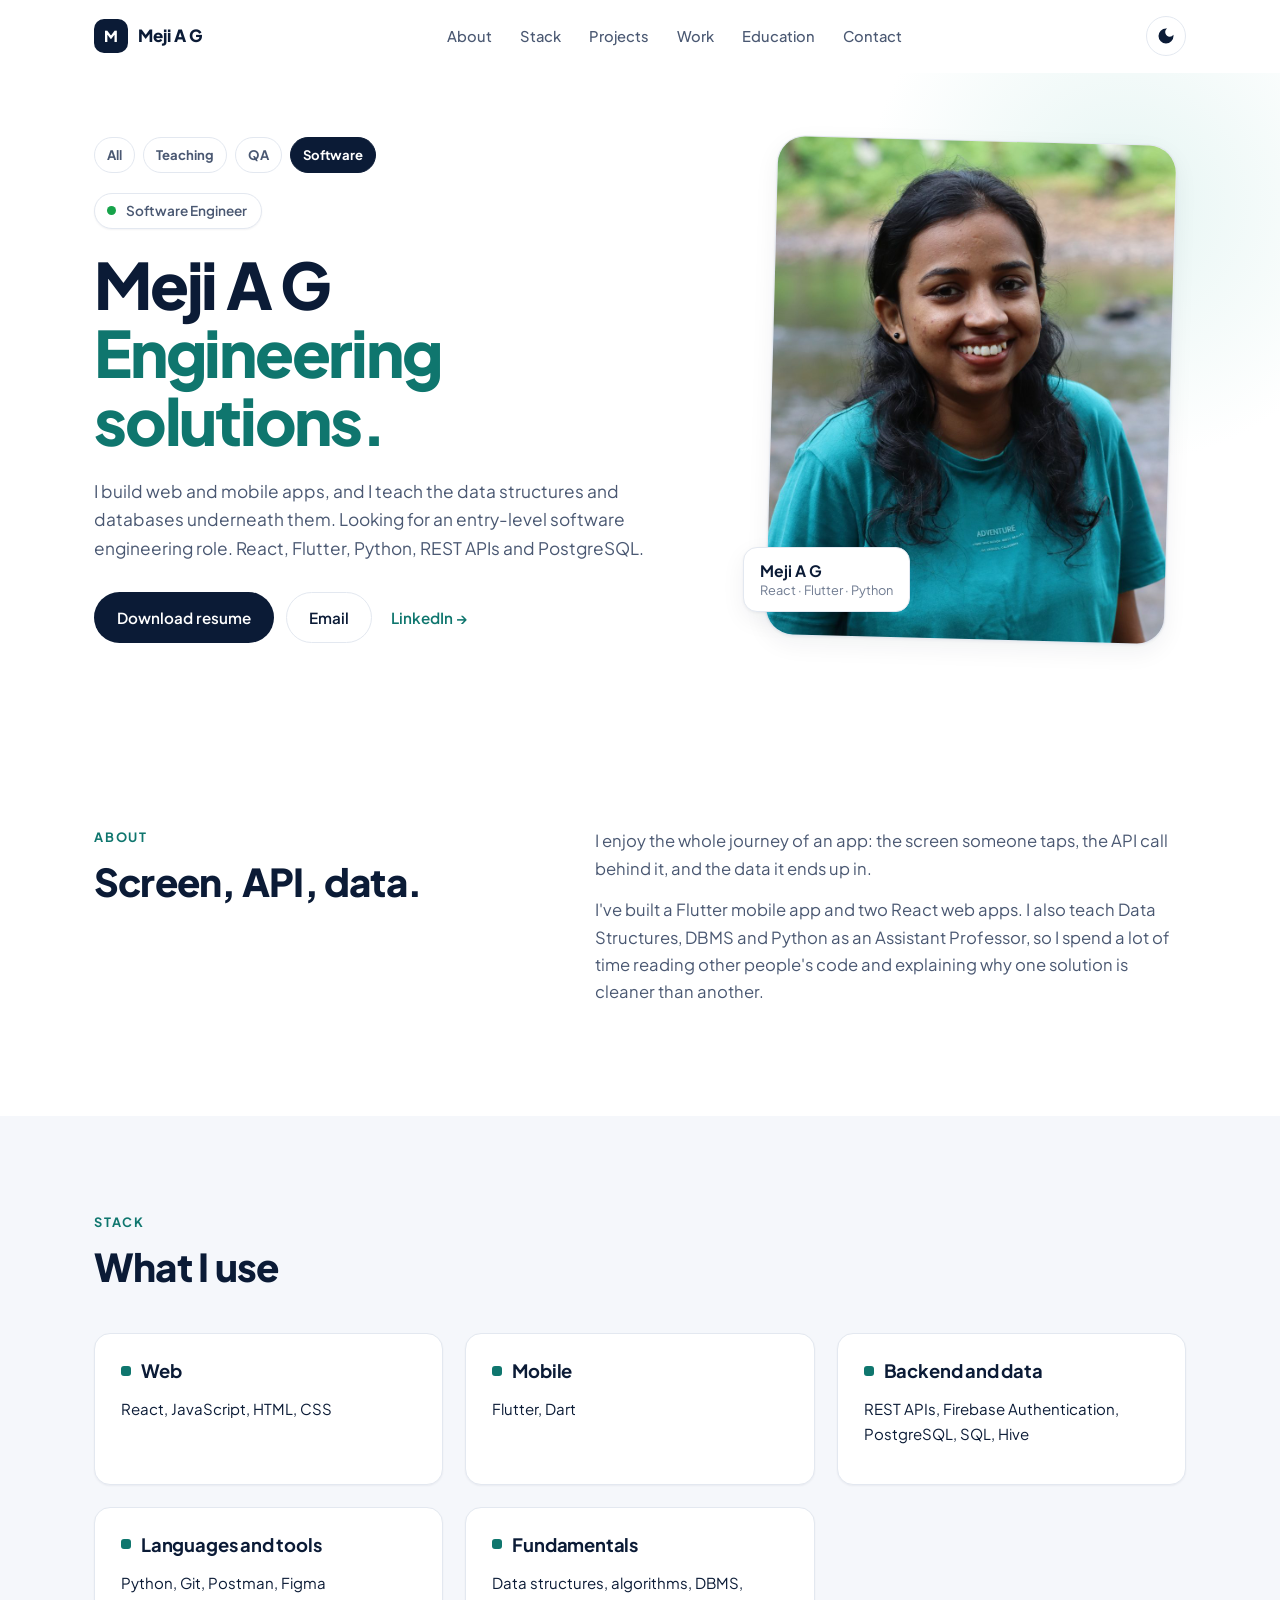
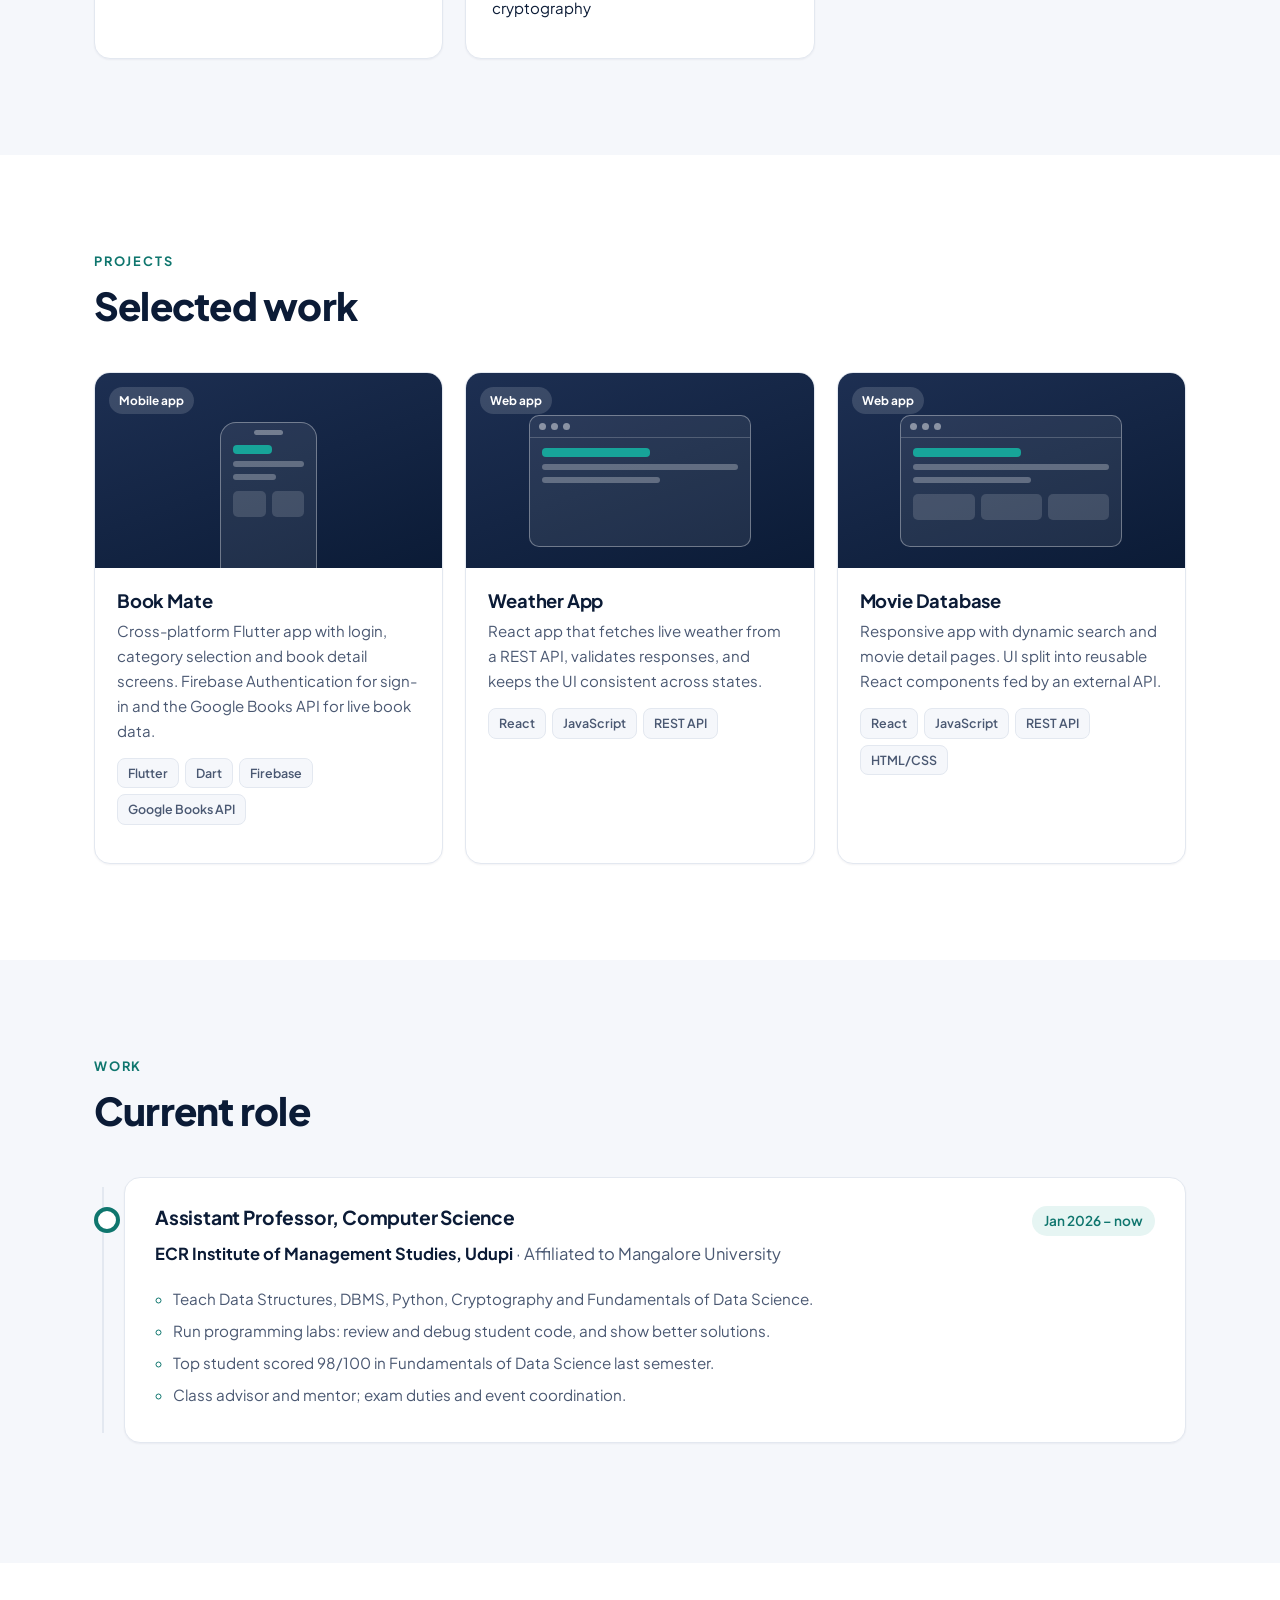
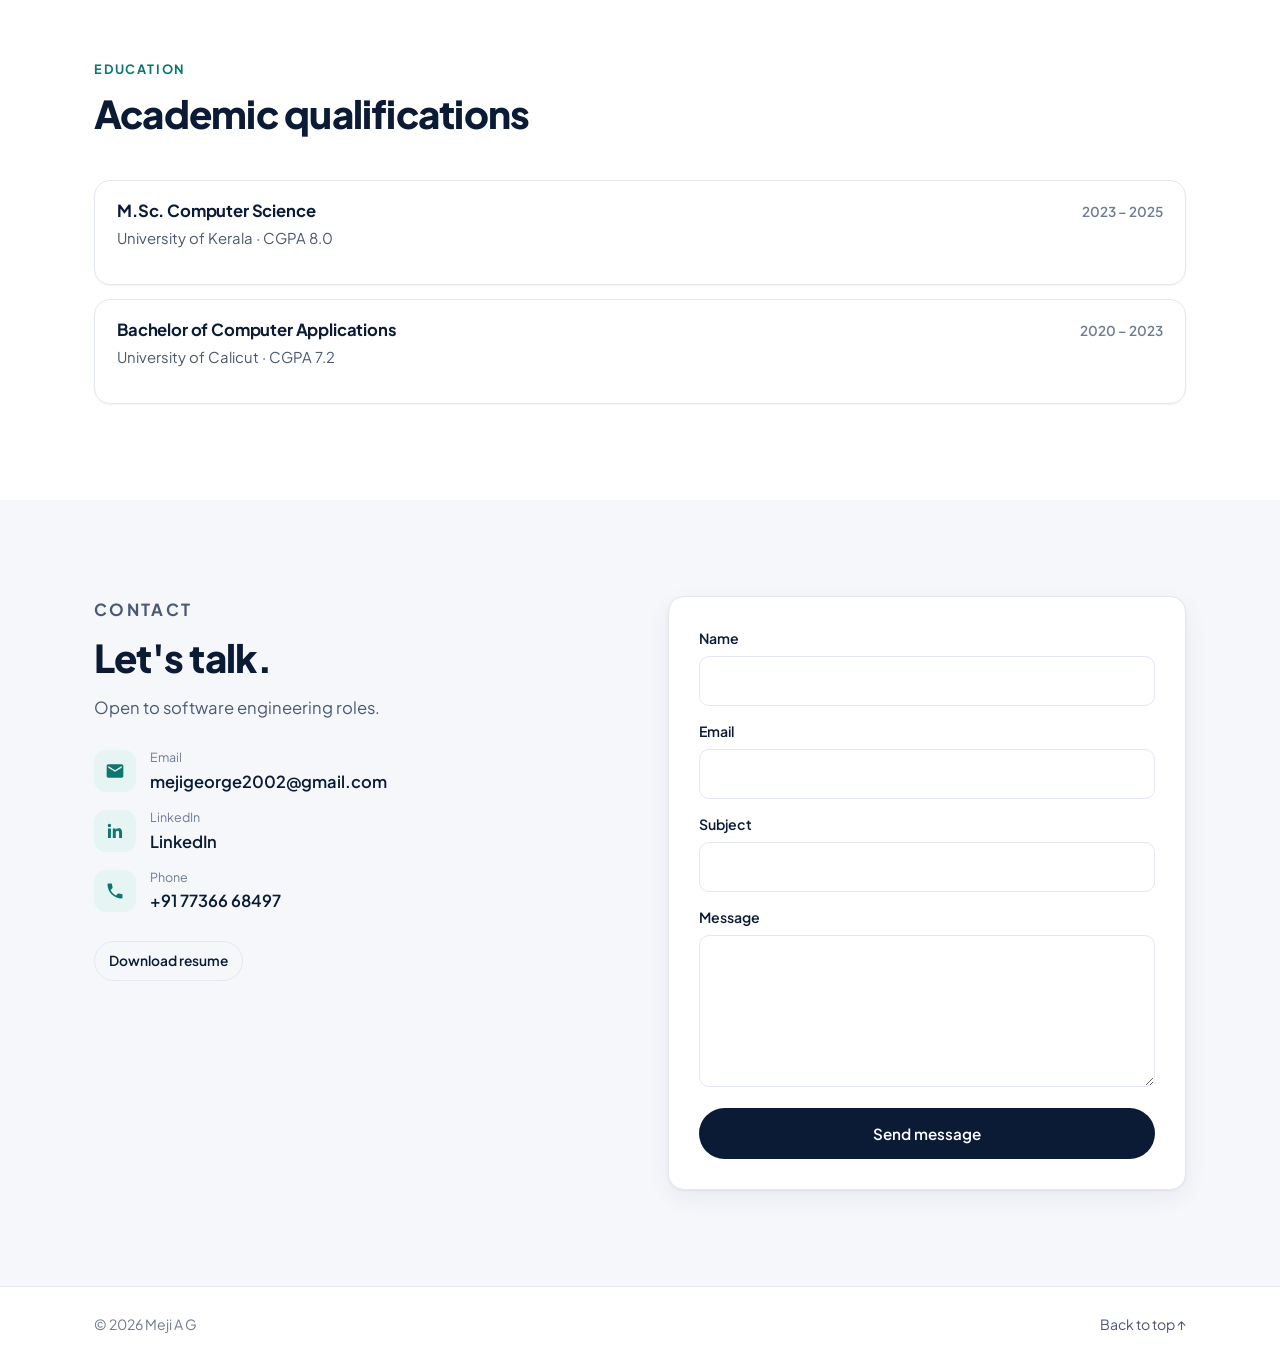
<file: portfolio/software-engineer/index.html>
<!doctype html>
<html lang="en" data-theme="light">
<head>
<meta charset="utf-8">
<meta name="viewport" content="width=device-width, initial-scale=1">
<title>Meji A G — Software Engineer</title>
<meta name="description" content="Meji A G builds web and mobile apps with React, Flutter, Python, REST APIs and PostgreSQL.">
<meta property="og:title" content="Meji A G — Software Engineer">
<meta property="og:description" content="Meji A G builds web and mobile apps with React, Flutter, Python, REST APIs and PostgreSQL.">
<meta property="og:image" content="../assets/img/meji.jpg">
<meta name="theme-color" content="#0b1b36">
<link rel="preconnect" href="https://fonts.googleapis.com">
<link rel="preconnect" href="https://fonts.gstatic.com" crossorigin>
<link href="https://fonts.googleapis.com/css2?family=Plus+Jakarta+Sans:wght@400;500;600;700;800&display=swap" rel="stylesheet">
<link rel="stylesheet" href="../assets/styles.css">
</head>
<body>
<a class="skip" href="#main">Skip to content</a>
<header class="nav" id="top">
  <div class="container nav-inner">
    <a class="brand" href="../"><span class="brand-mark">M</span>Meji A G</a>
    <nav aria-label="Primary">
      <ul class="nav-links" id="nav-links">
        <li><a href="#about">About</a></li>
        <li><a href="#stack">Stack</a></li>
        <li><a href="#projects">Projects</a></li>
        <li><a href="#work">Work</a></li>
        <li><a href="#education">Education</a></li>
        <li><a href="#contact">Contact</a></li>
      </ul>
    </nav>
    <div class="nav-actions">
      <button class="icon-btn" id="theme-toggle" type="button" aria-label="Switch to dark mode">
        <svg class="sun" viewBox="0 0 24 24" aria-hidden="true"><path d="M12 7a5 5 0 1 0 0 10 5 5 0 0 0 0-10zM2 13h2a1 1 0 0 0 0-2H2a1 1 0 0 0 0 2zm18 0h2a1 1 0 0 0 0-2h-2a1 1 0 0 0 0 2zM11 2v2a1 1 0 0 0 2 0V2a1 1 0 0 0-2 0zm0 18v2a1 1 0 0 0 2 0v-2a1 1 0 0 0-2 0zM5.99 4.58a1 1 0 0 0-1.41 1.41l1.06 1.06a1 1 0 0 0 1.41-1.41L5.99 4.58zm12.37 12.37a1 1 0 0 0-1.41 1.41l1.06 1.06a1 1 0 0 0 1.41-1.41l-1.06-1.06zm1.06-10.96a1 1 0 0 0-1.41-1.41l-1.06 1.06a1 1 0 0 0 1.41 1.41l1.06-1.06zM7.05 18.36a1 1 0 0 0-1.41-1.41l-1.06 1.06a1 1 0 0 0 1.41 1.41l1.06-1.06z"/></svg>
        <svg class="moon" viewBox="0 0 24 24" aria-hidden="true"><path d="M12 3a9 9 0 1 0 9 9c0-.46-.04-.92-.1-1.36a5.39 5.39 0 0 1-4.4 2.26 5.4 5.4 0 0 1-3.14-9.8c-.44-.06-.9-.1-1.36-.1z"/></svg>
      </button>
      <button class="icon-btn menu-btn" id="menu-btn" type="button" aria-label="Open menu" aria-expanded="false" aria-controls="nav-links">
        <svg viewBox="0 0 24 24" aria-hidden="true"><path d="M3 6h18v2H3zm0 5h18v2H3zm0 5h18v2H3z"/></svg>
      </button>
    </div>
  </div>
</header>
<main id="main">
<section class="hero">
  <div class="container hero-grid">
    <div class="hero-copy">
      <nav class="role-switch" aria-label="Portfolios">
        <a href="../">All</a>
        <a href="../teaching/">Teaching</a>
        <a href="../qa/">QA</a>
        <a class="is-current" href="./" aria-current="page">Software</a>
      </nav>
      <p class="availability"><span class="pulse" aria-hidden="true"></span>Software Engineer</p>
      <h1>Meji A G<br><span>Engineering solutions.</span></h1>
      <p class="hero-sub">I build web and mobile apps, and I teach the data structures and databases underneath them. Looking for an entry-level software engineering role. React, Flutter, Python, REST APIs and PostgreSQL.</p>
      <div class="hero-ctas">
        <a class="btn btn-primary" href="Meji_A_G_Software_Engineer_Resume.pdf" download>Download resume</a>
        <a class="btn btn-outline" href="mailto:mejigeorge2002@gmail.com">Email</a>
        <a class="btn btn-text" href="https://www.linkedin.com/in/meji-a-g-a272aa200/" target="_blank" rel="noopener">LinkedIn &rarr;</a>
      </div>
    </div>
    <div class="hero-photo">
      <div class="photo-frame"><img src="../assets/img/meji.jpg" alt="Portrait of Meji A G" width="960" height="1200"></div>
      <div class="photo-card"><strong>Meji A G</strong><span>React · Flutter · Python</span></div>
    </div>
  </div>
</section>

<section class="section" id="about">
  <div class="container about-grid reveal">
    <div><p class="eyebrow">About</p><h2>Screen, API, data.</h2></div>
    <div class="about-body">
      <p>I enjoy the whole journey of an app: the screen someone taps, the API call behind it, and the data it ends up in.</p>
      <p>I've built a Flutter mobile app and two React web apps. I also teach Data Structures, DBMS and Python as an Assistant Professor, so I spend a lot of time reading other people's code and explaining why one solution is cleaner than another.</p>
    </div>
  </div>
</section>

<section class="section section-tint" id="stack">
  <div class="container">
    <div class="section-head reveal"><p class="eyebrow">Stack</p><h2>What I use</h2></div>
    <div class="skills-grid">
      <article class="card skill-card reveal"><h3><span class="dot"></span>Web</h3><ul class="skill-list"><li><span>React, JavaScript, HTML, CSS</span></li></ul></article>
      <article class="card skill-card reveal"><h3><span class="dot"></span>Mobile</h3><ul class="skill-list"><li><span>Flutter, Dart</span></li></ul></article>
      <article class="card skill-card reveal"><h3><span class="dot"></span>Backend and data</h3><ul class="skill-list"><li><span>REST APIs, Firebase Authentication, PostgreSQL, SQL, Hive</span></li></ul></article>
      <article class="card skill-card reveal"><h3><span class="dot"></span>Languages and tools</h3><ul class="skill-list"><li><span>Python, Git, Postman, Figma</span></li></ul></article>
      <article class="card skill-card reveal"><h3><span class="dot"></span>Fundamentals</h3><ul class="skill-list"><li><span>Data structures, algorithms, DBMS, cryptography</span></li></ul></article>
    </div>
  </div>
</section>

<section class="section" id="projects">
  <div class="container">
    <div class="section-head reveal"><p class="eyebrow">Projects</p><h2>Selected work</h2></div>
    <div class="project-grid">
      <article class="card project-card reveal">
        <div class="cover"><div class="mock mock-phone" aria-hidden="true"><b></b><div class="mock-screen"><em></em><i></i><i class="short"></i><div class="mock-tiles"><span></span><span></span></div></div></div><span class="type">Mobile app</span></div>
        <div class="project-body"><h3>Book Mate</h3><p>Cross-platform Flutter app with login, category selection and book detail screens. Firebase Authentication for sign-in and the Google Books API for live book data.</p><div class="tags"><span class="tag">Flutter</span><span class="tag">Dart</span><span class="tag">Firebase</span><span class="tag">Google Books API</span></div></div>
      </article>
      <article class="card project-card reveal">
        <div class="cover"><div class="mock mock-browser" aria-hidden="true"><div class="mock-bar"><span></span><span></span><span></span></div><div class="mock-screen"><em></em><i></i><i class="short"></i></div></div><span class="type">Web app</span></div>
        <div class="project-body"><h3>Weather App</h3><p>React app that fetches live weather from a REST API, validates responses, and keeps the UI consistent across states.</p><div class="tags"><span class="tag">React</span><span class="tag">JavaScript</span><span class="tag">REST API</span></div></div>
      </article>
      <article class="card project-card reveal">
        <div class="cover"><div class="mock mock-browser" aria-hidden="true"><div class="mock-bar"><span></span><span></span><span></span></div><div class="mock-screen"><em></em><i></i><i class="short"></i><div class="mock-tiles"><span></span><span></span><span></span></div></div></div><span class="type">Web app</span></div>
        <div class="project-body"><h3>Movie Database</h3><p>Responsive app with dynamic search and movie detail pages. UI split into reusable React components fed by an external API.</p><div class="tags"><span class="tag">React</span><span class="tag">JavaScript</span><span class="tag">REST API</span><span class="tag">HTML/CSS</span></div></div>
      </article>
    </div>
  </div>
</section>

<section class="section section-tint" id="work">
  <div class="container">
    <div class="section-head reveal"><p class="eyebrow">Work</p><h2>Current role</h2></div>
    <ol class="timeline">
      <li class="tl-item reveal"><article class="card tl-card">
        <div class="tl-top"><h3>Assistant Professor, Computer Science</h3><span class="dates">Jan 2026 – now</span></div>
        <p class="org"><strong>ECR Institute of Management Studies, Udupi</strong> · Affiliated to Mangalore University</p>
        <ul>
          <li>Teach Data Structures, DBMS, Python, Cryptography and Fundamentals of Data Science.</li>
          <li>Run programming labs: review and debug student code, and show better solutions.</li>
          <li>Top student scored 98/100 in Fundamentals of Data Science last semester.</li>
          <li>Class advisor and mentor; exam duties and event coordination.</li>
        </ul>
      </article></li>
    </ol>
  </div>
</section>

<section class="section" id="education">
  <div class="container">
    <div class="section-head reveal"><p class="eyebrow">Education</p><h2>Academic qualifications</h2></div>
    <div class="stack">
      <article class="card edu-card reveal"><h3>M.Sc. Computer Science</h3><span class="when">2023 – 2025</span><p class="sub">University of Kerala · CGPA 8.0</p></article>
      <article class="card edu-card reveal"><h3>Bachelor of Computer Applications</h3><span class="when">2020 – 2023</span><p class="sub">University of Calicut · CGPA 7.2</p></article>
    </div>
  </div>
</section>

<section class="section section-tint" id="contact">
  <div class="container contact-grid">
    <div class="contact-info reveal">
      <p class="eyebrow">Contact</p>
      <h2>Let's talk.</h2>
      <p>Open to software engineering roles.</p>
      <ul class="contact-list">
        <li><span class="ci"><svg viewBox="0 0 24 24" aria-hidden="true"><path d="M20 4H4c-1.1 0-2 .9-2 2v12c0 1.1.9 2 2 2h16c1.1 0 2-.9 2-2V6c0-1.1-.9-2-2-2zm0 4l-8 5-8-5V6l8 5 8-5v2z"/></svg></span><div><small>Email</small><a href="mailto:mejigeorge2002@gmail.com">mejigeorge2002@gmail.com</a></div></li>
        <li><span class="ci"><svg viewBox="0 0 24 24" aria-hidden="true"><path d="M20.45 20.45h-3.55v-5.57c0-1.33-.03-3.04-1.85-3.04-1.85 0-2.14 1.45-2.14 2.94v5.67H9.35V9h3.41v1.56h.05c.48-.9 1.64-1.85 3.37-1.85 3.6 0 4.27 2.37 4.27 5.46v6.28zM5.34 7.43a2.06 2.06 0 1 1 0-4.13 2.06 2.06 0 0 1 0 4.13zM7.12 20.45H3.56V9h3.56v11.45z"/></svg></span><div><small>LinkedIn</small><a href="https://www.linkedin.com/in/meji-a-g-a272aa200/" target="_blank" rel="noopener">LinkedIn</a></div></li>
        <li><span class="ci"><svg viewBox="0 0 24 24" aria-hidden="true"><path d="M6.62 10.79c1.44 2.83 3.76 5.14 6.59 6.59l2.2-2.2c.27-.27.67-.36 1.02-.24 1.12.37 2.33.57 3.57.57.55 0 1 .45 1 1V20c0 .55-.45 1-1 1-9.39 0-17-7.61-17-17 0-.55.45-1 1-1h3.5c.55 0 1 .45 1 1 0 1.25.2 2.45.57 3.57.11.35.03.74-.25 1.01l-2.2 2.2z"/></svg></span><div><small>Phone</small><a href="tel:+917736668497">+91 77366 68497</a></div></li>
      </ul>
      <div class="resume-list"><a href="Meji_A_G_Software_Engineer_Resume.pdf" download>Download resume</a></div>
    </div>
    <form class="contact-form card" id="contact-form" data-email="mejigeorge2002@gmail.com" novalidate>
      <div class="field"><label for="f-name">Name</label><input id="f-name" name="name" type="text" required><p class="error" id="e-name"></p></div>
      <div class="field"><label for="f-email">Email</label><input id="f-email" name="email" type="email" required><p class="error" id="e-email"></p></div>
      <div class="field"><label for="f-subject">Subject</label><input id="f-subject" name="subject" type="text" required><p class="error" id="e-subject"></p></div>
      <div class="field"><label for="f-message">Message</label><textarea id="f-message" name="message" rows="5" required></textarea><p class="error" id="e-message"></p></div>
      <button class="btn btn-primary btn-block" type="submit">Send message</button>
      <p class="form-status" id="form-status" role="status"></p>
    </form>
  </div>
</section>
</main>
<footer class="footer"><div class="container footer-inner"><span>&copy; <span id="year"></span> Meji A G</span><a href="#top">Back to top &uarr;</a></div></footer>
<script src="../assets/chrome.js"></script>
</body>
</html>
</file>
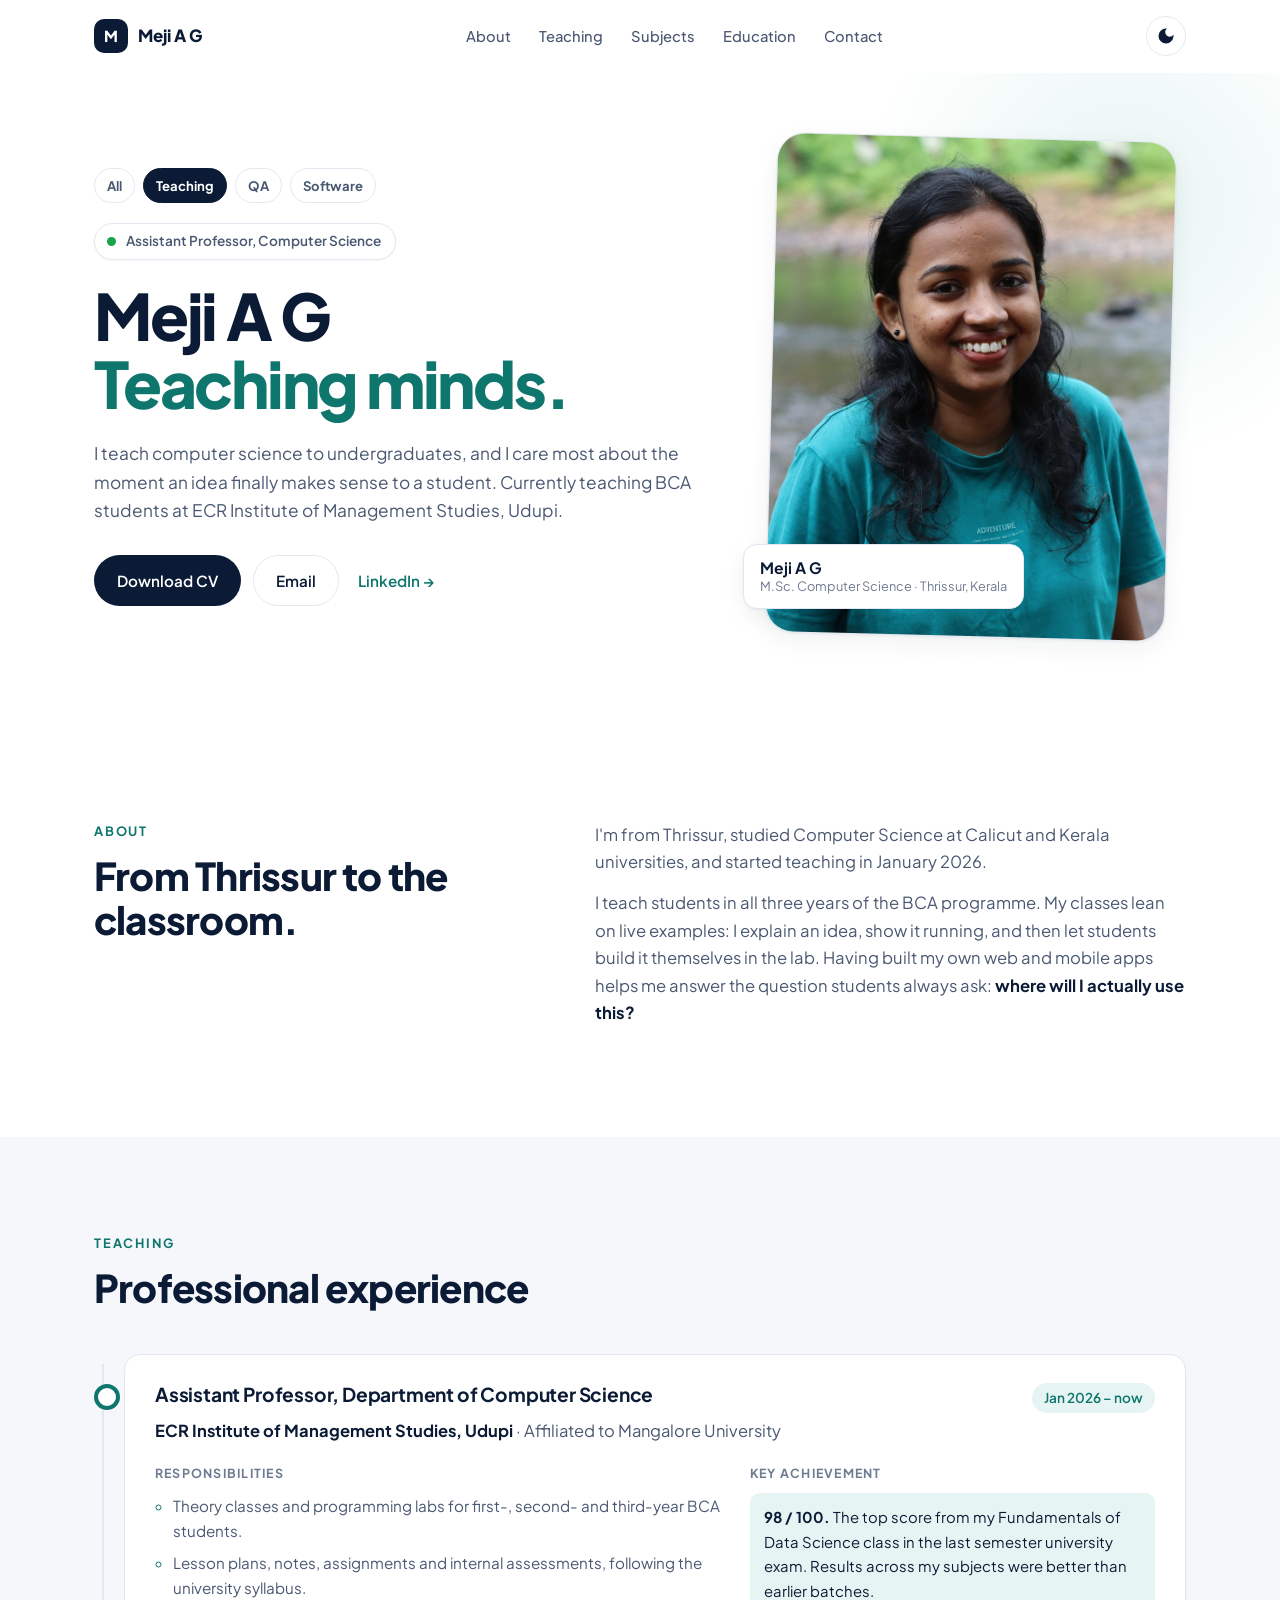
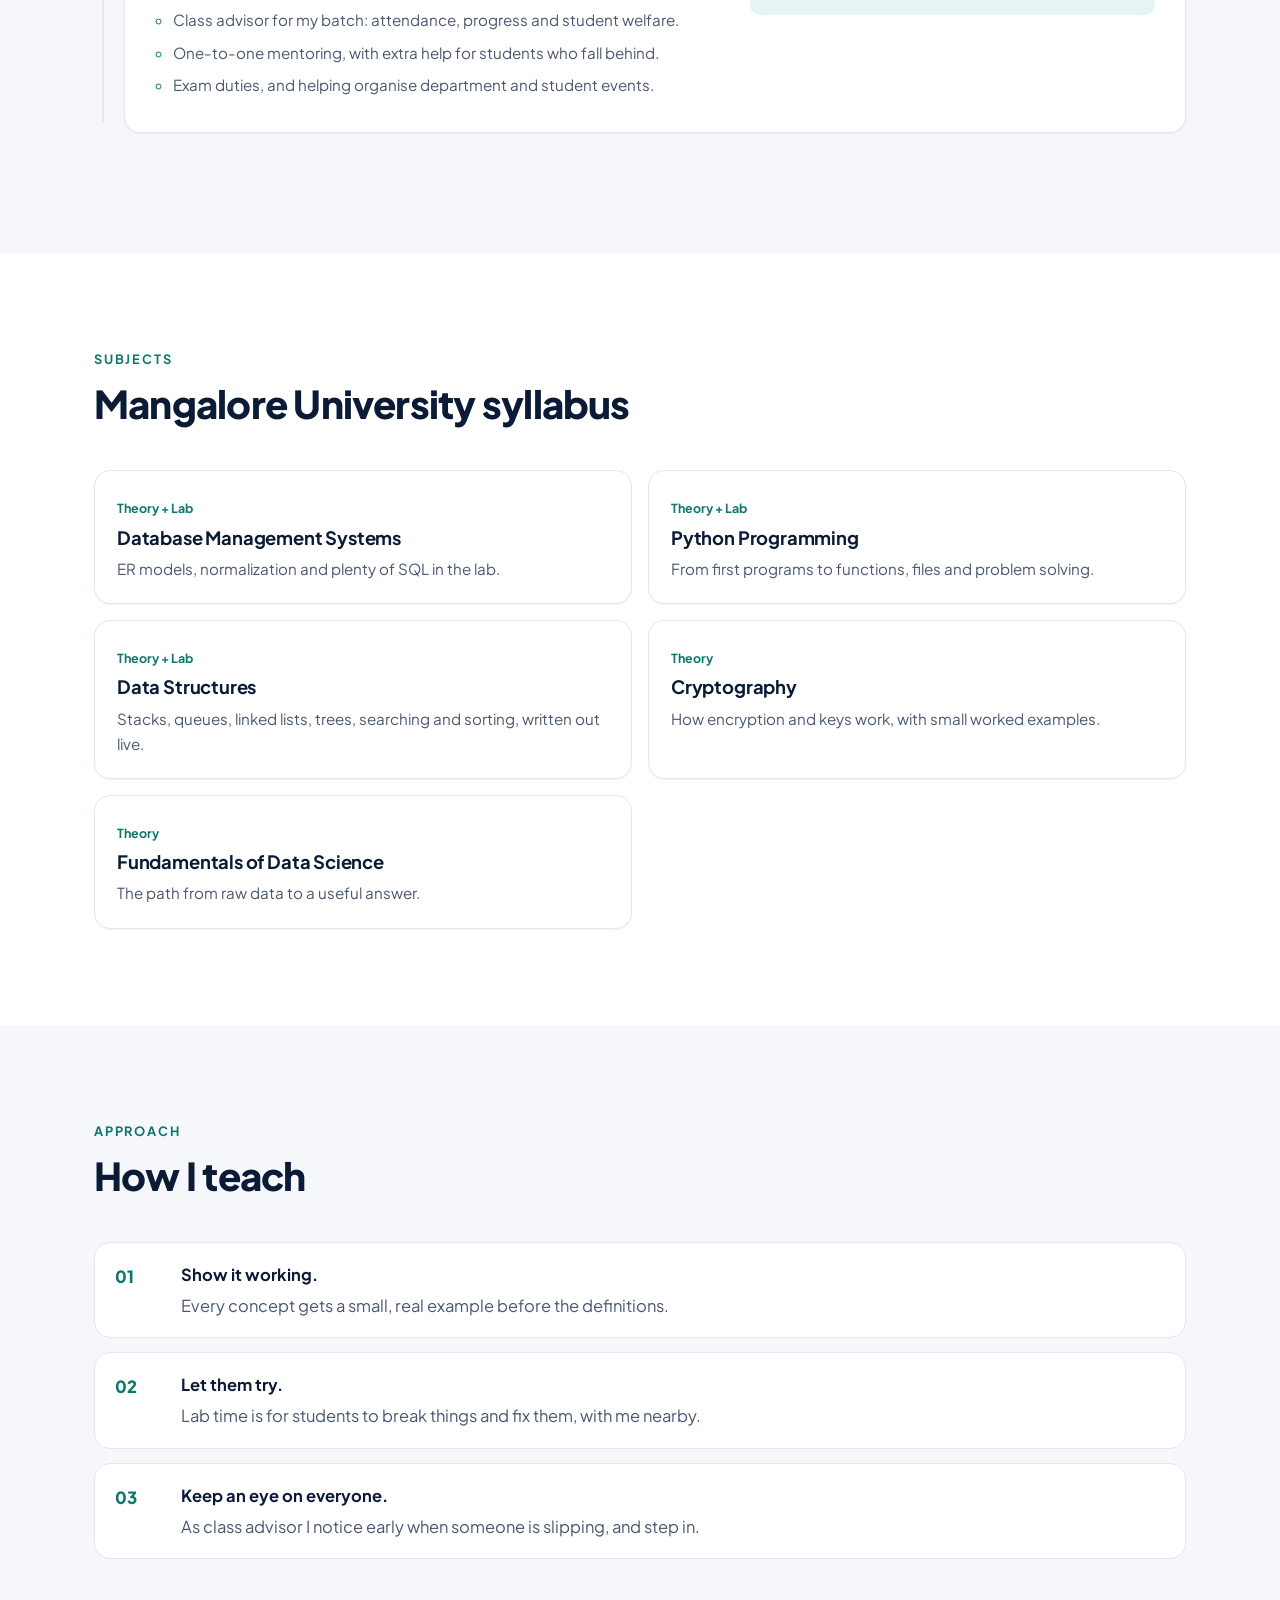
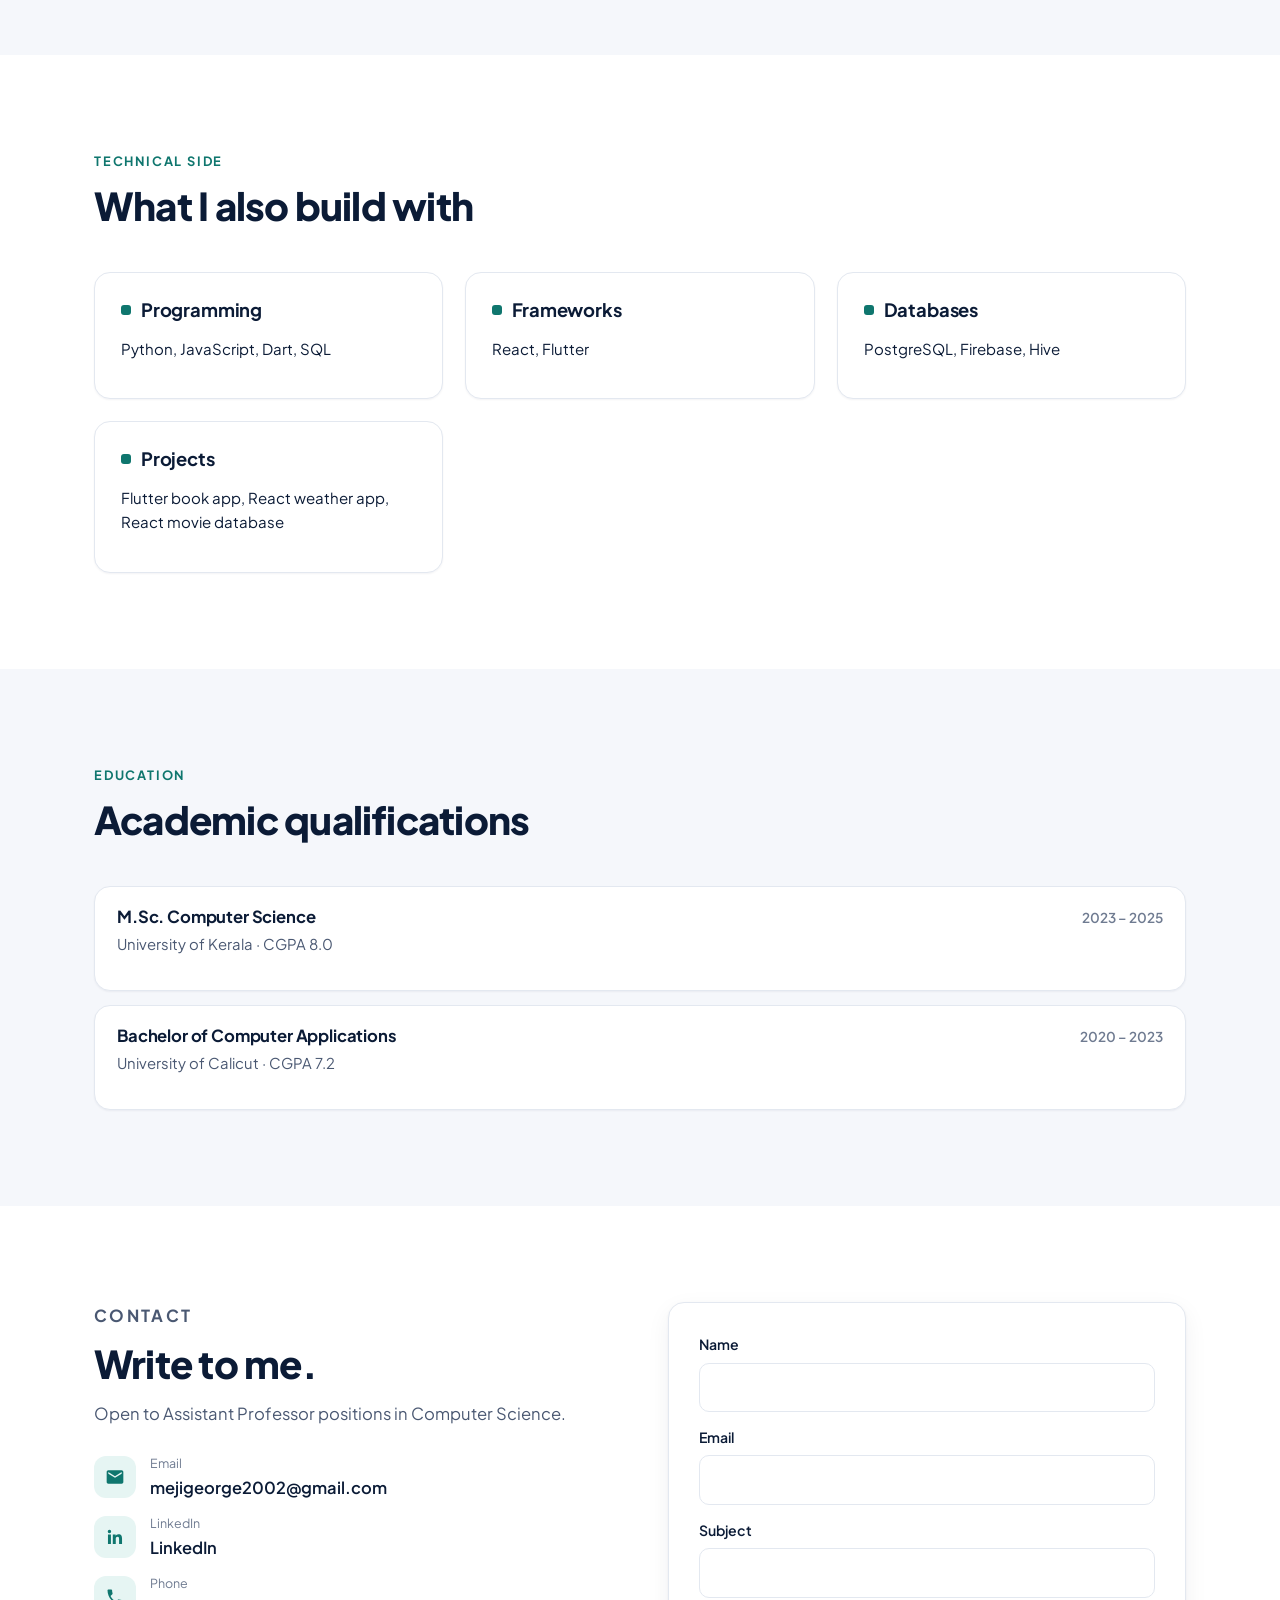
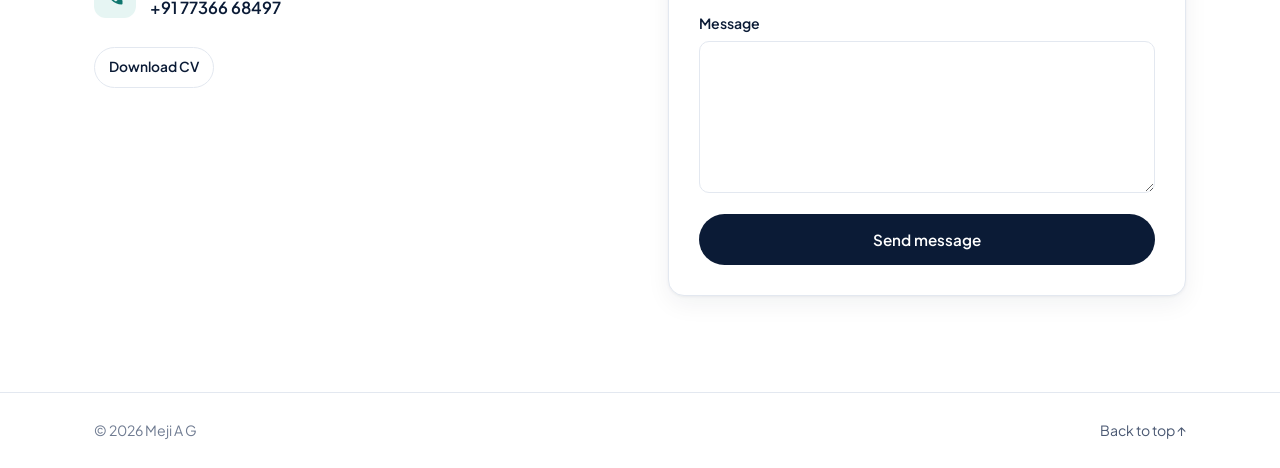
<file: portfolio/teaching/index.html>
<!doctype html>
<html lang="en" data-theme="light">
<head>
<meta charset="utf-8">
<meta name="viewport" content="width=device-width, initial-scale=1">
<title>Meji A G — Computer Science Lecturer</title>
<meta name="description" content="Meji A G teaches Computer Science to BCA students in Udupi: DBMS, Python, Data Structures, Cryptography and Data Science.">
<meta property="og:title" content="Meji A G — Computer Science Lecturer">
<meta property="og:description" content="Meji A G teaches Computer Science to BCA students in Udupi: DBMS, Python, Data Structures, Cryptography and Data Science.">
<meta property="og:image" content="../assets/img/meji.jpg">
<meta name="theme-color" content="#0b1b36">
<link rel="preconnect" href="https://fonts.googleapis.com">
<link rel="preconnect" href="https://fonts.gstatic.com" crossorigin>
<link href="https://fonts.googleapis.com/css2?family=Plus+Jakarta+Sans:wght@400;500;600;700;800&display=swap" rel="stylesheet">
<link rel="stylesheet" href="../assets/styles.css">
</head>
<body>
<a class="skip" href="#main">Skip to content</a>
<header class="nav" id="top">
  <div class="container nav-inner">
    <a class="brand" href="../" aria-label="Meji A G, all portfolios"><span class="brand-mark">M</span>Meji A G</a>
    <nav aria-label="Primary">
      <ul class="nav-links" id="nav-links">
        <li><a href="#about">About</a></li>
        <li><a href="#teaching">Teaching</a></li>
        <li><a href="#subjects">Subjects</a></li>
        <li><a href="#education">Education</a></li>
        <li><a href="#contact">Contact</a></li>
      </ul>
    </nav>
    <div class="nav-actions">
      <button class="icon-btn" id="theme-toggle" type="button" aria-label="Switch to dark mode">
        <svg class="sun" viewBox="0 0 24 24" aria-hidden="true"><path d="M12 7a5 5 0 1 0 0 10 5 5 0 0 0 0-10zM2 13h2a1 1 0 0 0 0-2H2a1 1 0 0 0 0 2zm18 0h2a1 1 0 0 0 0-2h-2a1 1 0 0 0 0 2zM11 2v2a1 1 0 0 0 2 0V2a1 1 0 0 0-2 0zm0 18v2a1 1 0 0 0 2 0v-2a1 1 0 0 0-2 0zM5.99 4.58a1 1 0 0 0-1.41 1.41l1.06 1.06a1 1 0 0 0 1.41-1.41L5.99 4.58zm12.37 12.37a1 1 0 0 0-1.41 1.41l1.06 1.06a1 1 0 0 0 1.41-1.41l-1.06-1.06zm1.06-10.96a1 1 0 0 0-1.41-1.41l-1.06 1.06a1 1 0 0 0 1.41 1.41l1.06-1.06zM7.05 18.36a1 1 0 0 0-1.41-1.41l-1.06 1.06a1 1 0 0 0 1.41 1.41l1.06-1.06z"/></svg>
        <svg class="moon" viewBox="0 0 24 24" aria-hidden="true"><path d="M12 3a9 9 0 1 0 9 9c0-.46-.04-.92-.1-1.36a5.39 5.39 0 0 1-4.4 2.26 5.4 5.4 0 0 1-3.14-9.8c-.44-.06-.9-.1-1.36-.1z"/></svg>
      </button>
      <button class="icon-btn menu-btn" id="menu-btn" type="button" aria-label="Open menu" aria-expanded="false" aria-controls="nav-links">
        <svg viewBox="0 0 24 24" aria-hidden="true"><path d="M3 6h18v2H3zm0 5h18v2H3zm0 5h18v2H3z"/></svg>
      </button>
    </div>
  </div>
</header>
<main id="main">
<section class="hero">
  <div class="container hero-grid">
    <div class="hero-copy">
      <nav class="role-switch" aria-label="Portfolios">
        <a href="../">All</a>
        <a class="is-current" href="./" aria-current="page">Teaching</a>
        <a href="../qa/">QA</a>
        <a href="../software-engineer/">Software</a>
      </nav>
      <p class="availability"><span class="pulse" aria-hidden="true"></span>Assistant Professor, Computer Science</p>
      <h1>Meji A G<br><span>Teaching minds.</span></h1>
      <p class="hero-sub">I teach computer science to undergraduates, and I care most about the moment an idea finally makes sense to a student. Currently teaching BCA students at ECR Institute of Management Studies, Udupi.</p>
      <div class="hero-ctas">
        <a class="btn btn-primary" href="Meji_A_G_Teaching_CV.pdf" download>Download CV</a>
        <a class="btn btn-outline" href="mailto:mejigeorge2002@gmail.com">Email</a>
        <a class="btn btn-text" href="https://www.linkedin.com/in/meji-a-g-a272aa200/" target="_blank" rel="noopener">LinkedIn &rarr;</a>
      </div>
    </div>
    <div class="hero-photo">
      <div class="photo-frame"><img src="../assets/img/meji.jpg" alt="Meji A G smiling, standing outdoors by a river" width="960" height="1200"></div>
      <div class="photo-card"><strong>Meji A G</strong><span>M.Sc. Computer Science · Thrissur, Kerala</span></div>
    </div>
  </div>
</section>

<section class="section" id="about">
  <div class="container about-grid reveal">
    <div><p class="eyebrow">About</p><h2>From Thrissur to the classroom.</h2></div>
    <div class="about-body">
      <p>I'm from Thrissur, studied Computer Science at Calicut and Kerala universities, and started teaching in January 2026.</p>
      <p>I teach students in all three years of the BCA programme. My classes lean on live examples: I explain an idea, show it running, and then let students build it themselves in the lab. Having built my own web and mobile apps helps me answer the question students always ask: <strong>where will I actually use this?</strong></p>
    </div>
  </div>
</section>

<section class="section section-tint" id="teaching">
  <div class="container">
    <div class="section-head reveal"><p class="eyebrow">Teaching</p><h2>Professional experience</h2></div>
    <ol class="timeline">
      <li class="tl-item reveal">
        <article class="card tl-card">
          <div class="tl-top"><h3>Assistant Professor, Department of Computer Science</h3><span class="dates">Jan 2026 – now</span></div>
          <p class="org"><strong>ECR Institute of Management Studies, Udupi</strong> · Affiliated to Mangalore University</p>
          <div class="tl-cols">
            <div>
              <h4>Responsibilities</h4>
              <ul>
                <li>Theory classes and programming labs for first-, second- and third-year BCA students.</li>
                <li>Lesson plans, notes, assignments and internal assessments, following the university syllabus.</li>
                <li>Class advisor for my batch: attendance, progress and student welfare.</li>
                <li>One-to-one mentoring, with extra help for students who fall behind.</li>
                <li>Exam duties, and helping organise department and student events.</li>
              </ul>
            </div>
            <div>
              <h4>Key achievement</h4>
              <div class="achievement"><span><strong>98 / 100.</strong> The top score from my Fundamentals of Data Science class in the last semester university exam. Results across my subjects were better than earlier batches.</span></div>
            </div>
          </div>
        </article>
      </li>
    </ol>
  </div>
</section>

<section class="section" id="subjects">
  <div class="container">
    <div class="section-head reveal"><p class="eyebrow">Subjects</p><h2>Mangalore University syllabus</h2></div>
    <div class="subject-grid">
      <article class="card subject-card reveal"><span class="when">Theory + Lab</span><h3>Database Management Systems</h3><p>ER models, normalization and plenty of SQL in the lab.</p></article>
      <article class="card subject-card reveal"><span class="when">Theory + Lab</span><h3>Python Programming</h3><p>From first programs to functions, files and problem solving.</p></article>
      <article class="card subject-card reveal"><span class="when">Theory + Lab</span><h3>Data Structures</h3><p>Stacks, queues, linked lists, trees, searching and sorting, written out live.</p></article>
      <article class="card subject-card reveal"><span class="when">Theory</span><h3>Cryptography</h3><p>How encryption and keys work, with small worked examples.</p></article>
      <article class="card subject-card reveal"><span class="when">Theory</span><h3>Fundamentals of Data Science</h3><p>The path from raw data to a useful answer.</p></article>
    </div>
  </div>
</section>

<section class="section section-tint" id="approach">
  <div class="container">
    <div class="section-head reveal"><p class="eyebrow">Approach</p><h2>How I teach</h2></div>
    <ol class="steps">
      <li><div><b>Show it working.</b><span>Every concept gets a small, real example before the definitions.</span></div></li>
      <li><div><b>Let them try.</b><span>Lab time is for students to break things and fix them, with me nearby.</span></div></li>
      <li><div><b>Keep an eye on everyone.</b><span>As class advisor I notice early when someone is slipping, and step in.</span></div></li>
    </ol>
  </div>
</section>

<section class="section" id="skills">
  <div class="container">
    <div class="section-head reveal"><p class="eyebrow">Technical side</p><h2>What I also build with</h2></div>
    <div class="skills-grid">
      <article class="card skill-card reveal"><h3><span class="dot"></span>Programming</h3><ul class="skill-list"><li><span>Python, JavaScript, Dart, SQL</span></li></ul></article>
      <article class="card skill-card reveal"><h3><span class="dot"></span>Frameworks</h3><ul class="skill-list"><li><span>React, Flutter</span></li></ul></article>
      <article class="card skill-card reveal"><h3><span class="dot"></span>Databases</h3><ul class="skill-list"><li><span>PostgreSQL, Firebase, Hive</span></li></ul></article>
      <article class="card skill-card reveal"><h3><span class="dot"></span>Projects</h3><ul class="skill-list"><li><span>Flutter book app, React weather app, React movie database</span></li></ul></article>
    </div>
  </div>
</section>

<section class="section section-tint" id="education">
  <div class="container">
    <div class="section-head reveal"><p class="eyebrow">Education</p><h2>Academic qualifications</h2></div>
    <div class="stack">
      <article class="card edu-card reveal"><h3>M.Sc. Computer Science</h3><span class="when">2023 – 2025</span><p class="sub">University of Kerala · CGPA 8.0</p></article>
      <article class="card edu-card reveal"><h3>Bachelor of Computer Applications</h3><span class="when">2020 – 2023</span><p class="sub">University of Calicut · CGPA 7.2</p></article>
    </div>
  </div>
</section>

<section class="section" id="contact">
  <div class="container contact-grid">
    <div class="contact-info reveal">
      <p class="eyebrow">Contact</p>
      <h2>Write to me.</h2>
      <p>Open to Assistant Professor positions in Computer Science.</p>
      <ul class="contact-list">
        <li><span class="ci"><svg viewBox="0 0 24 24" aria-hidden="true"><path d="M20 4H4c-1.1 0-2 .9-2 2v12c0 1.1.9 2 2 2h16c1.1 0 2-.9 2-2V6c0-1.1-.9-2-2-2zm0 4l-8 5-8-5V6l8 5 8-5v2z"/></svg></span><div><small>Email</small><a href="mailto:mejigeorge2002@gmail.com">mejigeorge2002@gmail.com</a></div></li>
        <li><span class="ci"><svg viewBox="0 0 24 24" aria-hidden="true"><path d="M20.45 20.45h-3.55v-5.57c0-1.33-.03-3.04-1.85-3.04-1.85 0-2.14 1.45-2.14 2.94v5.67H9.35V9h3.41v1.56h.05c.48-.9 1.64-1.85 3.37-1.85 3.6 0 4.27 2.37 4.27 5.46v6.28zM5.34 7.43a2.06 2.06 0 1 1 0-4.13 2.06 2.06 0 0 1 0 4.13zM7.12 20.45H3.56V9h3.56v11.45z"/></svg></span><div><small>LinkedIn</small><a href="https://www.linkedin.com/in/meji-a-g-a272aa200/" target="_blank" rel="noopener">LinkedIn</a></div></li>
        <li><span class="ci"><svg viewBox="0 0 24 24" aria-hidden="true"><path d="M6.62 10.79c1.44 2.83 3.76 5.14 6.59 6.59l2.2-2.2c.27-.27.67-.36 1.02-.24 1.12.37 2.33.57 3.57.57.55 0 1 .45 1 1V20c0 .55-.45 1-1 1-9.39 0-17-7.61-17-17 0-.55.45-1 1-1h3.5c.55 0 1 .45 1 1 0 1.25.2 2.45.57 3.57.11.35.03.74-.25 1.01l-2.2 2.2z"/></svg></span><div><small>Phone</small><a href="tel:+917736668497">+91 77366 68497</a></div></li>
      </ul>
      <div class="resume-list"><a href="Meji_A_G_Teaching_CV.pdf" download>Download CV</a></div>
    </div>
    <form class="contact-form card" id="contact-form" data-email="mejigeorge2002@gmail.com" novalidate>
      <div class="field"><label for="f-name">Name</label><input id="f-name" name="name" type="text" autocomplete="name" required><p class="error" id="e-name"></p></div>
      <div class="field"><label for="f-email">Email</label><input id="f-email" name="email" type="email" autocomplete="email" required><p class="error" id="e-email"></p></div>
      <div class="field"><label for="f-subject">Subject</label><input id="f-subject" name="subject" type="text" required><p class="error" id="e-subject"></p></div>
      <div class="field"><label for="f-message">Message</label><textarea id="f-message" name="message" rows="5" required></textarea><p class="error" id="e-message"></p></div>
      <button class="btn btn-primary btn-block" type="submit">Send message</button>
      <p class="form-status" id="form-status" role="status"></p>
    </form>
  </div>
</section>
</main>
<footer class="footer"><div class="container footer-inner"><span>&copy; <span id="year"></span> Meji A G</span><a href="#top">Back to top &uarr;</a></div></footer>
<script src="../assets/chrome.js"></script>
</body>
</html>
</file>
<file: portfolio-pro/assets/css/styles.css>
/* ============ Tokens ============ */
:root {
  --navy: #0b1b36;
  --navy-2: #1d2f52;
  --bg: #ffffff;
  --bg-tint: #f5f7fb;
  --surface: #ffffff;
  --text: #0b1b36;
  --text-2: #4a5872;
  --text-3: #6f7b91;
  --line: #e3e8f0;
  --accent: #0f766e;
  --accent-2: #14b8a6;
  --accent-soft: #e6f5f3;
  --shadow-sm: 0 1px 2px rgba(11, 27, 54, .05);
  --shadow: 0 1px 3px rgba(11, 27, 54, .05), 0 8px 24px rgba(11, 27, 54, .06);
  --radius: 16px;
  --radius-sm: 10px;
  --font: "Plus Jakarta Sans", system-ui, -apple-system, "Segoe UI", sans-serif;
}
[data-theme="dark"] {
  --bg: #0a1426;
  --bg-tint: #0e1a30;
  --surface: #12203a;
  --text: #e8edf6;
  --text-2: #b4bfd3;
  --text-3: #8592ab;
  --line: #22324f;
  --accent: #2dd4bf;
  --accent-2: #5eead4;
  --accent-soft: #123536;
  --navy: #e8edf6;
  --navy-2: #c9d3e6;
  --shadow-sm: none;
  --shadow: 0 1px 2px rgba(0, 0, 0, .3);
}

/* ============ Base ============ */
* { box-sizing: border-box; }
html { scroll-behavior: smooth; scroll-padding-top: 84px; }
body {
  margin: 0; background: var(--bg); color: var(--text);
  font-family: var(--font); font-size: 16.5px; line-height: 1.65;
  -webkit-font-smoothing: antialiased; transition: background .25s, color .25s;
}
img { max-width: 100%; display: block; }
a { color: var(--accent); }
h1, h2, h3 { line-height: 1.15; margin: 0; color: var(--text); letter-spacing: -.02em; }
h2 { font-size: clamp(1.75rem, 3.4vw, 2.4rem); font-weight: 800; }
h3 { font-size: 1.15rem; font-weight: 700; letter-spacing: -.01em; }
p { margin: 0 0 14px; }
.container { width: 100%; max-width: 1140px; margin: 0 auto; padding: 0 24px; }
.skip { position: absolute; left: -999px; top: 8px; background: var(--navy); color: #fff; padding: 8px 14px; border-radius: 8px; z-index: 100; }
.skip:focus { left: 12px; }
:focus-visible { outline: 2px solid var(--accent); outline-offset: 3px; border-radius: 6px; }

/* ============ Buttons ============ */
.btn {
  display: inline-flex; align-items: center; justify-content: center; gap: 8px;
  font: inherit; font-weight: 600; font-size: .95rem; padding: 12px 22px; border-radius: 999px;
  border: 1.5px solid transparent; cursor: pointer; text-decoration: none;
  transition: background .2s, color .2s, border-color .2s, box-shadow .2s;
}
.btn svg { width: 18px; height: 18px; fill: currentColor; }
.btn-primary { background: var(--navy); color: var(--bg); }
.btn-primary:hover { background: var(--accent); }
[data-theme="dark"] .btn-primary { background: var(--accent); color: #062421; }
[data-theme="dark"] .btn-primary:hover { background: var(--accent-2); }
.btn-outline { background: transparent; color: var(--text); border-color: var(--line); }
.btn-outline:hover { border-color: var(--accent); color: var(--accent); }
.btn-text { color: var(--accent); padding-left: 6px; padding-right: 6px; }
.btn-text:hover { text-decoration: underline; text-underline-offset: 4px; }
.btn-block { width: 100%; }
.icon-btn {
  width: 40px; height: 40px; display: grid; place-items: center; border-radius: 50%;
  border: 1px solid var(--line); background: var(--surface); color: var(--text); cursor: pointer;
}
.icon-btn svg { width: 20px; height: 20px; fill: currentColor; }
.icon-btn:hover { border-color: var(--accent); color: var(--accent); }
[data-theme="light"] .moon, [data-theme="dark"] .sun { display: block; }
[data-theme="light"] .sun, [data-theme="dark"] .moon { display: none; }

/* ============ Nav ============ */
.nav {
  position: sticky; top: 0; z-index: 50;
  background: color-mix(in srgb, var(--bg) 88%, transparent);
  backdrop-filter: saturate(1.4) blur(12px); -webkit-backdrop-filter: saturate(1.4) blur(12px);
  border-bottom: 1px solid transparent; transition: border-color .2s;
}
.nav.scrolled { border-bottom-color: var(--line); }
.nav-inner { display: flex; align-items: center; justify-content: space-between; height: 72px; gap: 20px; }
.brand { display: flex; align-items: center; gap: 10px; font-weight: 800; color: var(--text); text-decoration: none; font-size: 1.05rem; }
.brand-mark {
  width: 34px; height: 34px; border-radius: 10px; display: grid; place-items: center;
  background: var(--navy); color: var(--bg); font-size: .95rem;
}
[data-theme="dark"] .brand-mark { background: var(--accent); color: #062421; }
.nav-links { list-style: none; display: flex; gap: 4px; margin: 0; padding: 0; }
.nav-links a {
  display: block; padding: 8px 12px; border-radius: 999px;
  color: var(--text-2); text-decoration: none; font-size: .92rem; font-weight: 500;
}
.nav-links a:hover, .nav-links a.active { color: var(--text); background: var(--bg-tint); }
.nav-actions { display: flex; gap: 8px; }
.menu-btn { display: none; }

/* ============ Hero ============ */
.hero { padding: 64px 0 88px; position: relative; overflow: hidden; }
.hero::before {
  content: ""; position: absolute; inset: 0 0 auto auto; width: 520px; height: 520px; border-radius: 50%;
  background: radial-gradient(closest-side, var(--accent-soft), transparent); transform: translate(20%, -25%); z-index: -1;
}
.hero-grid { display: grid; grid-template-columns: 1.25fr .9fr; gap: 64px; align-items: center; }
.availability {
  display: inline-flex; align-items: center; gap: 10px; margin-bottom: 22px;
  font-size: .85rem; font-weight: 600; color: var(--text-2);
  background: var(--surface); border: 1px solid var(--line); padding: 6px 14px 6px 12px; border-radius: 999px; box-shadow: var(--shadow-sm);
}
.pulse { width: 9px; height: 9px; border-radius: 50%; background: #16a34a; box-shadow: 0 0 0 0 rgba(22, 163, 74, .5); animation: pulse 2.4s infinite; }
@keyframes pulse { 0% { box-shadow: 0 0 0 0 rgba(22, 163, 74, .45); } 70% { box-shadow: 0 0 0 8px rgba(22, 163, 74, 0); } 100% { box-shadow: 0 0 0 0 rgba(22, 163, 74, 0); } }
.hero h1 { font-size: clamp(2.4rem, 5.4vw, 4rem); font-weight: 800; line-height: 1.06; letter-spacing: -.035em; margin-bottom: 22px; }
.hero h1 span { color: var(--accent); }
.hero-sub { font-size: 1.08rem; color: var(--text-2); max-width: 600px; margin-bottom: 30px; }
.hero-ctas { display: flex; flex-wrap: wrap; align-items: center; gap: 12px; }
.hero-photo { position: relative; justify-self: center; width: 100%; max-width: 400px; }
.photo-frame {
  border-radius: 28px; overflow: hidden; background: var(--bg-tint);
  box-shadow: var(--shadow); border: 1px solid var(--line); transform: rotate(1.5deg);
}
.photo-frame img { width: 100%; height: auto; aspect-ratio: 4 / 5; object-fit: cover; transform: rotate(-1.5deg) scale(1.04); }
.photo-card {
  position: absolute; left: -28px; bottom: 28px; background: var(--surface); border: 1px solid var(--line);
  border-radius: 14px; padding: 12px 16px; box-shadow: var(--shadow); display: grid; line-height: 1.35;
}
.photo-card strong { font-size: .98rem; }
.photo-card span { font-size: .8rem; color: var(--text-3); }

/* Dropdown (resume picker) */
.dropdown { position: relative; }
.dropdown-menu {
  position: absolute; top: calc(100% + 8px); left: 0; z-index: 30; min-width: 270px;
  background: var(--surface); border: 1px solid var(--line); border-radius: 14px; box-shadow: var(--shadow);
  padding: 6px; display: none;
}
.dropdown.open .dropdown-menu { display: block; }
.dropdown-menu a { display: grid; padding: 10px 12px; border-radius: 10px; text-decoration: none; color: var(--text); line-height: 1.35; }
.dropdown-menu a:hover, .dropdown-menu a:focus-visible { background: var(--bg-tint); }
.dropdown-menu a strong { font-size: .92rem; }
.dropdown-menu a span { font-size: .8rem; color: var(--text-3); }

/* ============ Sections ============ */
.section { padding: 96px 0; }
.section-tint { background: var(--bg-tint); }
.eyebrow { font-size: .8rem; font-weight: 700; letter-spacing: .14em; text-transform: uppercase; color: var(--accent); margin-bottom: 12px; }
.section-head { max-width: 680px; margin-bottom: 44px; }
.section-head h2 { margin-bottom: 12px; }
.section-head p:last-child { color: var(--text-2); margin: 0; }

.card { background: var(--surface); border: 1px solid var(--line); border-radius: var(--radius); box-shadow: var(--shadow-sm); }

/* About */
.about-grid { display: grid; grid-template-columns: .85fr 1.15fr; gap: 64px; align-items: start; }
.about-body p { color: var(--text-2); font-size: 1.04rem; }
.about-body strong { color: var(--text); }
.traits { list-style: none; padding: 0; margin: 22px 0 0; display: flex; flex-wrap: wrap; gap: 8px; }
.traits li { font-size: .86rem; font-weight: 600; color: var(--text); padding: 7px 14px; border-radius: 999px; border: 1px solid var(--line); background: var(--surface); }

/* Career focus */
.focus-grid { display: grid; grid-template-columns: repeat(3, 1fr); gap: 22px; }
.focus-card { padding: 28px; display: flex; flex-direction: column; position: relative; overflow: hidden; transition: box-shadow .25s, transform .25s; }
.focus-card:hover { box-shadow: var(--shadow); transform: translateY(-3px); }
.focus-card::before { content: ""; position: absolute; inset: 0 0 auto 0; height: 4px; background: var(--card-accent, var(--accent)); }
.focus-card[data-id="teaching"] { --card-accent: var(--navy-2); }
.focus-card[data-id="qa"] { --card-accent: var(--accent); }
.focus-card[data-id="swe"] { --card-accent: #6366f1; }
[data-theme="dark"] .focus-card[data-id="swe"] { --card-accent: #a5b4fc; }
.status { align-self: flex-start; font-size: .75rem; font-weight: 700; padding: 4px 10px; border-radius: 999px; margin-bottom: 18px; }
.status.current { background: var(--navy); color: var(--bg); }
[data-theme="dark"] .status.current { background: var(--accent); color: #062421; }
.status.open { background: var(--accent-soft); color: var(--accent); }
.focus-card h3 { font-size: 1.4rem; margin-bottom: 10px; }
.focus-card > p { color: var(--text-2); font-size: .97rem; }
.focus-card .highlight { font-size: .9rem; color: var(--text); background: var(--bg-tint); border-radius: var(--radius-sm); padding: 12px 14px; margin: 6px 0 20px; }
.focus-card .btn { margin-top: auto; align-self: flex-start; }

.tags { display: flex; flex-wrap: wrap; gap: 6px; margin-bottom: 16px; }
.tag { font-size: .78rem; font-weight: 600; padding: 4px 10px; border-radius: 8px; background: var(--bg-tint); color: var(--text-2); border: 1px solid var(--line); }

/* Timeline */
.timeline { list-style: none; margin: 0; padding: 0 0 0 30px; position: relative; }
.timeline::before { content: ""; position: absolute; left: 8px; top: 10px; bottom: 10px; width: 2px; background: var(--line); }
.tl-item { position: relative; margin-bottom: 24px; }
.tl-item::before {
  content: ""; position: absolute; left: -30px; top: 30px; width: 18px; height: 18px; border-radius: 50%;
  background: var(--surface); border: 4px solid var(--accent);
}
.tl-card { padding: 28px 30px; }
.tl-top { display: flex; justify-content: space-between; align-items: flex-start; gap: 16px; flex-wrap: wrap; margin-bottom: 4px; }
.tl-top h3 { font-size: 1.2rem; }
.dates { font-size: .85rem; font-weight: 600; color: var(--accent); background: var(--accent-soft); padding: 4px 12px; border-radius: 999px; white-space: nowrap; }
.org { color: var(--text-2); margin-bottom: 18px; }
.org strong { color: var(--text); }
.tl-cols { display: grid; grid-template-columns: 1.4fr 1fr; gap: 28px; }
.tl-cols h4 { font-size: .78rem; text-transform: uppercase; letter-spacing: .1em; color: var(--text-3); margin: 0 0 10px; }
.tl-cols ul { margin: 0; padding-left: 18px; color: var(--text-2); font-size: .95rem; }
.tl-cols li { margin-bottom: 7px; }
.tl-cols li::marker { color: var(--accent); }
.achievement { display: flex; gap: 10px; background: var(--accent-soft); border-radius: var(--radius-sm); padding: 12px 14px; margin-bottom: 10px; font-size: .93rem; color: var(--text); }
.achievement svg { width: 20px; height: 20px; fill: var(--accent); flex: none; margin-top: 2px; }

/* Skills */
.skills-grid { display: grid; grid-template-columns: repeat(3, 1fr); gap: 22px; }
.skill-card { padding: 26px; }
.skill-card h3 { margin-bottom: 16px; display: flex; align-items: center; gap: 10px; }
.skill-card h3 .dot { width: 10px; height: 10px; border-radius: 3px; background: var(--accent); }
.skill-list { list-style: none; margin: 0; padding: 0; }
.skill-list li { display: flex; justify-content: space-between; align-items: baseline; gap: 14px; padding: 11px 0; border-top: 1px solid var(--line); font-size: .94rem; }
.skill-list li:first-child { border-top: 0; padding-top: 0; }
.skill-list .lvl { font-size: .76rem; font-weight: 600; color: var(--text-3); white-space: nowrap; }

/* Projects */
.filters { display: flex; flex-wrap: wrap; gap: 8px; margin: -16px 0 30px; }
.filter {
  font: inherit; font-size: .9rem; font-weight: 600; padding: 8px 16px; border-radius: 999px; cursor: pointer;
  border: 1px solid var(--line); background: var(--surface); color: var(--text-2);
}
.filter:hover { color: var(--text); border-color: var(--text-3); }
.filter.is-active { background: var(--navy); color: var(--bg); border-color: var(--navy); }
[data-theme="dark"] .filter.is-active { background: var(--accent); color: #062421; border-color: var(--accent); }
.project-grid { display: grid; grid-template-columns: repeat(3, 1fr); gap: 22px; }
.project-card { overflow: hidden; display: flex; flex-direction: column; transition: box-shadow .25s, transform .25s; }
.project-card:hover { box-shadow: var(--shadow); transform: translateY(-3px); }
.cover {
  aspect-ratio: 16 / 9; background: linear-gradient(160deg, var(--navy-2), var(--navy)); position: relative;
  display: grid; place-items: start center; color: #fff; overflow: hidden;
}
[data-theme="dark"] .cover { background: linear-gradient(135deg, #1b2c4f, #0f1d36); }
.cover img { width: 100%; height: 100%; object-fit: cover; }
.cover .type { position: absolute; left: 14px; top: 14px; font-size: .74rem; font-weight: 700; background: rgba(255, 255, 255, .14); padding: 4px 10px; border-radius: 999px; }
/* drawn mock-ups on project covers */
.mock { position: relative; background: rgba(255, 255, 255, .08); border: 1.5px solid rgba(255, 255, 255, .35); border-radius: 10px; overflow: hidden; }
.mock-browser { width: 64%; height: 68%; margin-top: 12%; }
.mock-phone { width: 28%; height: 86%; margin-top: 14%; border-radius: 16px; }
.mock-doc { width: 40%; height: 76%; margin-top: 12%; border-radius: 6px; }
.mock-phone > b { display: block; width: 30%; height: 5px; margin: 7px auto 0; border-radius: 4px; background: rgba(255, 255, 255, .35); }
.mock-bar { display: flex; gap: 5px; padding: 7px 9px; border-bottom: 1px solid rgba(255, 255, 255, .2); }
.mock-bar span { width: 7px; height: 7px; border-radius: 50%; background: rgba(255, 255, 255, .45); }
.mock-screen { padding: 10px 12px; display: grid; gap: 7px; }
.mock-screen em { display: block; height: 9px; width: 55%; border-radius: 4px; background: var(--accent-2); opacity: .85; }
.mock-screen i { display: block; height: 6px; border-radius: 4px; background: rgba(255, 255, 255, .28); }
.mock-screen i.short { width: 60%; }
.mock-tiles { display: grid; grid-auto-flow: column; gap: 6px; margin-top: 4px; }
.mock-tiles span { height: 26px; border-radius: 5px; background: rgba(255, 255, 255, .14); }
.is-placeholder .mock { border-color: var(--line); background: var(--surface); }
.is-placeholder .mock-screen i, .is-placeholder .mock-tiles span { background: var(--line); }
.is-placeholder .mock-screen em { background: var(--text-3); }
.project-body { padding: 22px; display: flex; flex-direction: column; flex: 1; }
.project-body h3 { margin-bottom: 8px; }
.project-body p { color: var(--text-2); font-size: .94rem; }
.project-actions { margin-top: auto; display: flex; gap: 14px; align-items: center; flex-wrap: wrap; }
.link-btn { font: inherit; font-weight: 600; font-size: .9rem; color: var(--accent); background: none; border: 0; padding: 0; cursor: pointer; text-decoration: none; }
.link-btn:hover { text-decoration: underline; text-underline-offset: 4px; }
.empty { grid-column: 1 / -1; text-align: center; color: var(--text-3); padding: 40px; border: 1px dashed var(--line); border-radius: var(--radius); }

/* Placeholder look */
.is-placeholder { border-style: dashed !important; box-shadow: none !important; opacity: .82; }
.is-placeholder .cover { background: repeating-linear-gradient(45deg, var(--bg-tint), var(--bg-tint) 10px, var(--surface) 10px, var(--surface) 20px); color: var(--text-3); }
.ph-badge { display: inline-block; font-size: .7rem; font-weight: 700; text-transform: uppercase; letter-spacing: .08em; color: #b45309; background: #fef3c7; padding: 2px 8px; border-radius: 6px; margin-left: 8px; vertical-align: middle; }
[data-theme="dark"] .ph-badge { background: #3b2a0b; color: #fbbf24; }

/* Modal */
.modal { border: 0; padding: 0; border-radius: 20px; width: min(680px, calc(100% - 32px)); max-height: calc(100vh - 48px); background: var(--surface); color: var(--text); box-shadow: 0 24px 60px rgba(0, 0, 0, .25); }
.modal::backdrop { background: rgba(11, 27, 54, .55); backdrop-filter: blur(3px); }
.modal[open] { animation: pop .22s ease; }
@keyframes pop { from { opacity: 0; transform: translateY(10px) scale(.98); } }
.modal .cover { aspect-ratio: 21 / 8; }
.modal .mock-browser { width: 46%; height: 80%; margin-top: 6%; }
.modal .mock-phone { width: 16%; height: 96%; margin-top: 6%; }
.modal-content { padding: 28px 30px 30px; }
.modal-content h2 { font-size: 1.7rem; margin-bottom: 6px; }
.modal-content .lead { color: var(--text-2); margin-bottom: 22px; }
.modal-content dl { margin: 0 0 22px; display: grid; gap: 16px; }
.modal-content dt { font-size: .76rem; font-weight: 700; text-transform: uppercase; letter-spacing: .1em; color: var(--text-3); margin-bottom: 4px; }
.modal-content dd { margin: 0; color: var(--text); }
.modal-close { position: absolute; right: 14px; top: 14px; background: rgba(255, 255, 255, .9); color: var(--navy); border: 0; }
[data-theme="dark"] .modal-close { background: rgba(10, 20, 38, .8); color: var(--text); }
.muted { color: var(--text-3); font-size: .9rem; }

/* Education */
.edu-grid { display: grid; grid-template-columns: 1fr 1fr; gap: 32px; }
.col-title { font-size: .82rem; text-transform: uppercase; letter-spacing: .12em; color: var(--text-3); margin-bottom: 16px; }
.stack { display: grid; gap: 14px; }
.edu-card { padding: 20px 22px; display: grid; grid-template-columns: 1fr auto; gap: 2px 16px; }
.edu-card h3 { font-size: 1.04rem; }
.edu-card .when { font-size: .85rem; color: var(--text-3); white-space: nowrap; font-weight: 600; }
.edu-card .sub { grid-column: 1 / -1; color: var(--text-2); font-size: .93rem; }
.edu-card .kind { grid-column: 1 / -1; font-size: .74rem; font-weight: 700; color: var(--accent); text-transform: uppercase; letter-spacing: .08em; margin-bottom: 2px; }

/* Contact */
.contact-grid { display: grid; grid-template-columns: 1fr 1fr; gap: 56px; align-items: start; }
.contact-info h2 { margin-bottom: 14px; }
.contact-info > p { color: var(--text-2); font-size: 1.04rem; }
.contact-list { list-style: none; padding: 0; margin: 26px 0; display: grid; gap: 12px; }
.contact-list li { display: flex; align-items: center; gap: 14px; }
.contact-list .ci { width: 42px; height: 42px; border-radius: 12px; display: grid; place-items: center; background: var(--accent-soft); color: var(--accent); flex: none; }
.contact-list .ci svg { width: 20px; height: 20px; fill: currentColor; }
.contact-list small { display: block; color: var(--text-3); font-size: .78rem; }
.contact-list a, .contact-list span.v { color: var(--text); font-weight: 600; text-decoration: none; overflow-wrap: anywhere; }
.contact-list a:hover { color: var(--accent); }
.resume-list { display: flex; flex-wrap: wrap; gap: 8px; }
.resume-list a { font-size: .86rem; font-weight: 600; padding: 8px 14px; border-radius: 999px; border: 1px solid var(--line); color: var(--text); text-decoration: none; display: inline-flex; gap: 6px; align-items: center; }
.resume-list a:hover { border-color: var(--accent); color: var(--accent); }
.resume-list svg { width: 16px; height: 16px; fill: currentColor; }

.contact-form { padding: 30px; box-shadow: var(--shadow); }
.field { margin-bottom: 14px; }
.field label { display: block; font-size: .88rem; font-weight: 600; margin-bottom: 6px; }
.field input, .field textarea {
  width: 100%; font: inherit; font-size: .97rem; color: var(--text); background: var(--bg);
  border: 1.5px solid var(--line); border-radius: var(--radius-sm); padding: 11px 14px; transition: border-color .2s, box-shadow .2s;
}
.field textarea { resize: vertical; min-height: 120px; }
.field input:focus, .field textarea:focus { outline: none; border-color: var(--accent); box-shadow: 0 0 0 4px var(--accent-soft); }
.field.invalid input, .field.invalid textarea { border-color: #dc2626; }
.error { color: #dc2626; font-size: .82rem; margin: 6px 0 0; min-height: 0; }
[data-theme="dark"] .error, [data-theme="dark"] .field.invalid input, [data-theme="dark"] .field.invalid textarea { color: #f87171; border-color: #f87171; }
.form-status { margin: 14px 0 0; font-size: .92rem; border-radius: var(--radius-sm); }
.form-status:empty { display: none; }
.form-status.ok { padding: 12px 14px; background: #dcfce7; color: #166534; }
.form-status.err { padding: 12px 14px; background: #fee2e2; color: #991b1b; }
.form-status.info { padding: 12px 14px; background: var(--accent-soft); color: var(--text); }
[data-theme="dark"] .form-status.ok { background: #0f2e1d; color: #86efac; }
[data-theme="dark"] .form-status.err { background: #3a1212; color: #fca5a5; }

/* Footer */
.footer { border-top: 1px solid var(--line); padding: 26px 0; color: var(--text-3); font-size: .88rem; }
.footer-inner { display: flex; justify-content: space-between; gap: 12px; flex-wrap: wrap; }
.footer a { color: var(--text-2); text-decoration: none; }
.footer a:hover { color: var(--accent); }

/* Reveal animation */
.reveal { opacity: 0; transform: translateY(14px); transition: opacity .6s ease, transform .6s ease; }
.reveal.in { opacity: 1; transform: none; }
@media (prefers-reduced-motion: reduce) {
  html { scroll-behavior: auto; }
  *, *::before, *::after { animation: none !important; transition: none !important; }
  .reveal { opacity: 1; transform: none; }
}

/* ============ Responsive ============ */
@media (max-width: 1020px) {
  .nav-links a { padding: 8px 9px; font-size: .88rem; }
  .focus-grid, .skills-grid, .project-grid { grid-template-columns: repeat(2, 1fr); }
  .tl-cols { grid-template-columns: 1fr; gap: 18px; }
}
@media (max-width: 880px) {
  .menu-btn { display: grid; }
  nav[aria-label="Primary"] { position: absolute; top: 72px; left: 0; right: 0; }
  .nav-links {
    display: none; flex-direction: column; gap: 2px; padding: 10px 16px 16px;
    background: var(--bg); border-bottom: 1px solid var(--line); box-shadow: var(--shadow);
  }
  .nav-links.open { display: flex; }
  .nav-links a { padding: 12px 14px; font-size: 1rem; }
  .hero { padding: 36px 0 64px; }
  .hero-grid, .about-grid, .contact-grid, .edu-grid { grid-template-columns: 1fr; gap: 36px; }
  .hero-photo { order: -1; max-width: 300px; justify-self: start; }
  .photo-card { left: auto; right: -12px; bottom: 18px; }
  .section { padding: 72px 0; }
}
@media (max-width: 640px) {
  .container { padding: 0 18px; }
  .focus-grid, .skills-grid, .project-grid { grid-template-columns: 1fr; }
  .hero-photo { max-width: 240px; }
  .photo-card { display: none; }
  .hero-ctas .btn { flex: 1 1 auto; }
  .hero-ctas .dropdown { flex: 1 1 auto; display: flex; }
  .hero-ctas .dropdown .btn { width: 100%; }
  .tl-card { padding: 22px 20px; }
  .timeline { padding-left: 24px; }
  .tl-item::before { left: -24px; }
  .timeline::before { left: 7px; }
  .contact-form { padding: 22px; }
  .modal-content { padding: 22px; }
}
</file>
<file: portfolio/assets/styles.css>
/* ============ Tokens ============ */
:root {
  --navy: #0b1b36;
  --navy-2: #1d2f52;
  --bg: #ffffff;
  --bg-tint: #f5f7fb;
  --surface: #ffffff;
  --text: #0b1b36;
  --text-2: #4a5872;
  --text-3: #6f7b91;
  --line: #e3e8f0;
  --accent: #0f766e;
  --accent-2: #14b8a6;
  --accent-soft: #e6f5f3;
  --shadow-sm: 0 1px 2px rgba(11, 27, 54, .05);
  --shadow: 0 1px 3px rgba(11, 27, 54, .05), 0 8px 24px rgba(11, 27, 54, .06);
  --radius: 16px;
  --radius-sm: 10px;
  --font: "Plus Jakarta Sans", system-ui, -apple-system, "Segoe UI", sans-serif;
}
[data-theme="dark"] {
  --bg: #0a1426;
  --bg-tint: #0e1a30;
  --surface: #12203a;
  --text: #e8edf6;
  --text-2: #b4bfd3;
  --text-3: #8592ab;
  --line: #22324f;
  --accent: #2dd4bf;
  --accent-2: #5eead4;
  --accent-soft: #123536;
  --navy: #e8edf6;
  --navy-2: #c9d3e6;
  --shadow-sm: none;
  --shadow: 0 1px 2px rgba(0, 0, 0, .3);
}

/* ============ Base ============ */
* { box-sizing: border-box; }
html { scroll-behavior: smooth; scroll-padding-top: 84px; }
body {
  margin: 0; background: var(--bg); color: var(--text);
  font-family: var(--font); font-size: 16.5px; line-height: 1.65;
  -webkit-font-smoothing: antialiased; transition: background .25s, color .25s;
}
img { max-width: 100%; display: block; }
a { color: var(--accent); }
h1, h2, h3 { line-height: 1.15; margin: 0; color: var(--text); letter-spacing: -.02em; }
h2 { font-size: clamp(1.75rem, 3.4vw, 2.4rem); font-weight: 800; }
h3 { font-size: 1.15rem; font-weight: 700; letter-spacing: -.01em; }
p { margin: 0 0 14px; }
.container { width: 100%; max-width: 1140px; margin: 0 auto; padding: 0 24px; }
.skip { position: absolute; left: -999px; top: 8px; background: var(--navy); color: #fff; padding: 8px 14px; border-radius: 8px; z-index: 100; }
.skip:focus { left: 12px; }
:focus-visible { outline: 2px solid var(--accent); outline-offset: 3px; border-radius: 6px; }

/* ============ Buttons ============ */
.btn {
  display: inline-flex; align-items: center; justify-content: center; gap: 8px;
  font: inherit; font-weight: 600; font-size: .95rem; padding: 12px 22px; border-radius: 999px;
  border: 1.5px solid transparent; cursor: pointer; text-decoration: none;
  transition: background .2s, color .2s, border-color .2s, box-shadow .2s;
}
.btn svg { width: 18px; height: 18px; fill: currentColor; }
.btn-primary { background: var(--navy); color: var(--bg); }
.btn-primary:hover { background: var(--accent); }
[data-theme="dark"] .btn-primary { background: var(--accent); color: #062421; }
[data-theme="dark"] .btn-primary:hover { background: var(--accent-2); }
.btn-outline { background: transparent; color: var(--text); border-color: var(--line); }
.btn-outline:hover { border-color: var(--accent); color: var(--accent); }
.btn-text { color: var(--accent); padding-left: 6px; padding-right: 6px; }
.btn-text:hover { text-decoration: underline; text-underline-offset: 4px; }
.btn-block { width: 100%; }
.icon-btn {
  width: 40px; height: 40px; display: grid; place-items: center; border-radius: 50%;
  border: 1px solid var(--line); background: var(--surface); color: var(--text); cursor: pointer;
}
.icon-btn svg { width: 20px; height: 20px; fill: currentColor; }
.icon-btn:hover { border-color: var(--accent); color: var(--accent); }
[data-theme="light"] .moon, [data-theme="dark"] .sun { display: block; }
[data-theme="light"] .sun, [data-theme="dark"] .moon { display: none; }

/* ============ Nav ============ */
.nav {
  position: sticky; top: 0; z-index: 50;
  background: color-mix(in srgb, var(--bg) 88%, transparent);
  backdrop-filter: saturate(1.4) blur(12px); -webkit-backdrop-filter: saturate(1.4) blur(12px);
  border-bottom: 1px solid transparent; transition: border-color .2s;
}
.nav.scrolled { border-bottom-color: var(--line); }
.nav-inner { display: flex; align-items: center; justify-content: space-between; height: 72px; gap: 20px; }
.brand { display: flex; align-items: center; gap: 10px; font-weight: 800; color: var(--text); text-decoration: none; font-size: 1.05rem; }
.brand-mark {
  width: 34px; height: 34px; border-radius: 10px; display: grid; place-items: center;
  background: var(--navy); color: var(--bg); font-size: .95rem;
}
[data-theme="dark"] .brand-mark { background: var(--accent); color: #062421; }
.nav-links { list-style: none; display: flex; gap: 4px; margin: 0; padding: 0; }
.nav-links a {
  display: block; padding: 8px 12px; border-radius: 999px;
  color: var(--text-2); text-decoration: none; font-size: .92rem; font-weight: 500;
}
.nav-links a:hover, .nav-links a.active { color: var(--text); background: var(--bg-tint); }
.nav-actions { display: flex; gap: 8px; }
.menu-btn { display: none; }

/* ============ Hero ============ */
.hero { padding: 64px 0 88px; position: relative; overflow: hidden; }
.hero::before {
  content: ""; position: absolute; inset: 0 0 auto auto; width: 520px; height: 520px; border-radius: 50%;
  background: radial-gradient(closest-side, var(--accent-soft), transparent); transform: translate(20%, -25%); z-index: -1;
}
.hero-grid { display: grid; grid-template-columns: 1.25fr .9fr; gap: 64px; align-items: center; }
.availability {
  display: inline-flex; align-items: center; gap: 10px; margin-bottom: 22px;
  font-size: .85rem; font-weight: 600; color: var(--text-2);
  background: var(--surface); border: 1px solid var(--line); padding: 6px 14px 6px 12px; border-radius: 999px; box-shadow: var(--shadow-sm);
}
.pulse { width: 9px; height: 9px; border-radius: 50%; background: #16a34a; box-shadow: 0 0 0 0 rgba(22, 163, 74, .5); animation: pulse 2.4s infinite; }
@keyframes pulse { 0% { box-shadow: 0 0 0 0 rgba(22, 163, 74, .45); } 70% { box-shadow: 0 0 0 8px rgba(22, 163, 74, 0); } 100% { box-shadow: 0 0 0 0 rgba(22, 163, 74, 0); } }
.hero h1 { font-size: clamp(2.4rem, 5.4vw, 4rem); font-weight: 800; line-height: 1.06; letter-spacing: -.035em; margin-bottom: 22px; }
.hero h1 span { color: var(--accent); }
.hero-sub { font-size: 1.08rem; color: var(--text-2); max-width: 600px; margin-bottom: 30px; }
.hero-ctas { display: flex; flex-wrap: wrap; align-items: center; gap: 12px; }
.hero-photo { position: relative; justify-self: center; width: 100%; max-width: 400px; }
.photo-frame {
  border-radius: 28px; overflow: hidden; background: var(--bg-tint);
  box-shadow: var(--shadow); border: 1px solid var(--line); transform: rotate(1.5deg);
}
.photo-frame img { width: 100%; height: auto; aspect-ratio: 4 / 5; object-fit: cover; transform: rotate(-1.5deg) scale(1.04); }
.photo-card {
  position: absolute; left: -28px; bottom: 28px; background: var(--surface); border: 1px solid var(--line);
  border-radius: 14px; padding: 12px 16px; box-shadow: var(--shadow); display: grid; line-height: 1.35;
}
.photo-card strong { font-size: .98rem; }
.photo-card span { font-size: .8rem; color: var(--text-3); }

/* Dropdown (resume picker) */
.dropdown { position: relative; }
.dropdown-menu {
  position: absolute; top: calc(100% + 8px); left: 0; z-index: 30; min-width: 270px;
  background: var(--surface); border: 1px solid var(--line); border-radius: 14px; box-shadow: var(--shadow);
  padding: 6px; display: none;
}
.dropdown.open .dropdown-menu { display: block; }
.dropdown-menu a { display: grid; padding: 10px 12px; border-radius: 10px; text-decoration: none; color: var(--text); line-height: 1.35; }
.dropdown-menu a:hover, .dropdown-menu a:focus-visible { background: var(--bg-tint); }
.dropdown-menu a strong { font-size: .92rem; }
.dropdown-menu a span { font-size: .8rem; color: var(--text-3); }

/* ============ Sections ============ */
.section { padding: 96px 0; }
.section-tint { background: var(--bg-tint); }
.eyebrow { font-size: .8rem; font-weight: 700; letter-spacing: .14em; text-transform: uppercase; color: var(--accent); margin-bottom: 12px; }
.section-head { max-width: 680px; margin-bottom: 44px; }
.section-head h2 { margin-bottom: 12px; }
.section-head p:last-child { color: var(--text-2); margin: 0; }

.card { background: var(--surface); border: 1px solid var(--line); border-radius: var(--radius); box-shadow: var(--shadow-sm); }

/* About */
.about-grid { display: grid; grid-template-columns: .85fr 1.15fr; gap: 64px; align-items: start; }
.about-body p { color: var(--text-2); font-size: 1.04rem; }
.about-body strong { color: var(--text); }
.traits { list-style: none; padding: 0; margin: 22px 0 0; display: flex; flex-wrap: wrap; gap: 8px; }
.traits li { font-size: .86rem; font-weight: 600; color: var(--text); padding: 7px 14px; border-radius: 999px; border: 1px solid var(--line); background: var(--surface); }

/* Career focus */
.focus-grid { display: grid; grid-template-columns: repeat(3, 1fr); gap: 22px; }
.focus-card { padding: 28px; display: flex; flex-direction: column; position: relative; overflow: hidden; transition: box-shadow .25s, transform .25s; }
.focus-card:hover { box-shadow: var(--shadow); transform: translateY(-3px); }
.focus-card::before { content: ""; position: absolute; inset: 0 0 auto 0; height: 4px; background: var(--card-accent, var(--accent)); }
.focus-card[data-id="teaching"] { --card-accent: var(--navy-2); }
.focus-card[data-id="qa"] { --card-accent: var(--accent); }
.focus-card[data-id="swe"] { --card-accent: #6366f1; }
[data-theme="dark"] .focus-card[data-id="swe"] { --card-accent: #a5b4fc; }
.status { align-self: flex-start; font-size: .75rem; font-weight: 700; padding: 4px 10px; border-radius: 999px; margin-bottom: 18px; }
.status.current { background: var(--navy); color: var(--bg); }
[data-theme="dark"] .status.current { background: var(--accent); color: #062421; }
.status.open { background: var(--accent-soft); color: var(--accent); }
.focus-card h3 { font-size: 1.4rem; margin-bottom: 10px; }
.focus-card > p { color: var(--text-2); font-size: .97rem; }
.focus-card .highlight { font-size: .9rem; color: var(--text); background: var(--bg-tint); border-radius: var(--radius-sm); padding: 12px 14px; margin: 6px 0 20px; }
.focus-card .btn { margin-top: auto; align-self: flex-start; }

.tags { display: flex; flex-wrap: wrap; gap: 6px; margin-bottom: 16px; }
.tag { font-size: .78rem; font-weight: 600; padding: 4px 10px; border-radius: 8px; background: var(--bg-tint); color: var(--text-2); border: 1px solid var(--line); }

/* Timeline */
.timeline { list-style: none; margin: 0; padding: 0 0 0 30px; position: relative; }
.timeline::before { content: ""; position: absolute; left: 8px; top: 10px; bottom: 10px; width: 2px; background: var(--line); }
.tl-item { position: relative; margin-bottom: 24px; }
.tl-item::before {
  content: ""; position: absolute; left: -30px; top: 30px; width: 18px; height: 18px; border-radius: 50%;
  background: var(--surface); border: 4px solid var(--accent);
}
.tl-card { padding: 28px 30px; }
.tl-top { display: flex; justify-content: space-between; align-items: flex-start; gap: 16px; flex-wrap: wrap; margin-bottom: 4px; }
.tl-top h3 { font-size: 1.2rem; }
.dates { font-size: .85rem; font-weight: 600; color: var(--accent); background: var(--accent-soft); padding: 4px 12px; border-radius: 999px; white-space: nowrap; }
.org { color: var(--text-2); margin-bottom: 18px; }
.org strong { color: var(--text); }
.tl-cols { display: grid; grid-template-columns: 1.4fr 1fr; gap: 28px; }
.tl-cols h4 { font-size: .78rem; text-transform: uppercase; letter-spacing: .1em; color: var(--text-3); margin: 0 0 10px; }
.tl-cols ul { margin: 0; padding-left: 18px; color: var(--text-2); font-size: .95rem; }
.tl-cols li { margin-bottom: 7px; }
.tl-cols li::marker, .tl-card > ul li::marker { color: var(--accent); }
.tl-card > ul { margin: 0; padding-left: 18px; color: var(--text-2); font-size: .95rem; }
.tl-card > ul li { margin-bottom: 7px; }
.achievement { display: flex; gap: 10px; background: var(--accent-soft); border-radius: var(--radius-sm); padding: 12px 14px; margin-bottom: 10px; font-size: .93rem; color: var(--text); }
.achievement svg { width: 20px; height: 20px; fill: var(--accent); flex: none; margin-top: 2px; }

/* Skills */
.skills-grid { display: grid; grid-template-columns: repeat(3, 1fr); gap: 22px; }
.skill-card { padding: 26px; }
.skill-card h3 { margin-bottom: 16px; display: flex; align-items: center; gap: 10px; }
.skill-card h3 .dot { width: 10px; height: 10px; border-radius: 3px; background: var(--accent); }
.skill-list { list-style: none; margin: 0; padding: 0; }
.skill-list li { display: flex; justify-content: space-between; align-items: baseline; gap: 14px; padding: 11px 0; border-top: 1px solid var(--line); font-size: .94rem; }
.skill-list li:first-child { border-top: 0; padding-top: 0; }
.skill-list .lvl { font-size: .76rem; font-weight: 600; color: var(--text-3); white-space: nowrap; }

/* Projects */
.filters { display: flex; flex-wrap: wrap; gap: 8px; margin: -16px 0 30px; }
.filter {
  font: inherit; font-size: .9rem; font-weight: 600; padding: 8px 16px; border-radius: 999px; cursor: pointer;
  border: 1px solid var(--line); background: var(--surface); color: var(--text-2);
}
.filter:hover { color: var(--text); border-color: var(--text-3); }
.filter.is-active { background: var(--navy); color: var(--bg); border-color: var(--navy); }
[data-theme="dark"] .filter.is-active { background: var(--accent); color: #062421; border-color: var(--accent); }
.project-grid { display: grid; grid-template-columns: repeat(3, 1fr); gap: 22px; }
.project-card { overflow: hidden; display: flex; flex-direction: column; transition: box-shadow .25s, transform .25s; }
.project-card:hover { box-shadow: var(--shadow); transform: translateY(-3px); }
.cover {
  aspect-ratio: 16 / 9; background: linear-gradient(160deg, var(--navy-2), var(--navy)); position: relative;
  display: grid; place-items: start center; color: #fff; overflow: hidden;
}
[data-theme="dark"] .cover { background: linear-gradient(135deg, #1b2c4f, #0f1d36); }
.cover img { width: 100%; height: 100%; object-fit: cover; }
.cover .type { position: absolute; left: 14px; top: 14px; font-size: .74rem; font-weight: 700; background: rgba(255, 255, 255, .14); padding: 4px 10px; border-radius: 999px; }
/* drawn mock-ups on project covers */
.mock { position: relative; background: rgba(255, 255, 255, .08); border: 1.5px solid rgba(255, 255, 255, .35); border-radius: 10px; overflow: hidden; }
.mock-browser { width: 64%; height: 68%; margin-top: 12%; }
.mock-phone { width: 28%; height: 86%; margin-top: 14%; border-radius: 16px; }
.mock-doc { width: 40%; height: 76%; margin-top: 12%; border-radius: 6px; }
.mock-phone > b { display: block; width: 30%; height: 5px; margin: 7px auto 0; border-radius: 4px; background: rgba(255, 255, 255, .35); }
.mock-bar { display: flex; gap: 5px; padding: 7px 9px; border-bottom: 1px solid rgba(255, 255, 255, .2); }
.mock-bar span { width: 7px; height: 7px; border-radius: 50%; background: rgba(255, 255, 255, .45); }
.mock-screen { padding: 10px 12px; display: grid; gap: 7px; }
.mock-screen em { display: block; height: 9px; width: 55%; border-radius: 4px; background: var(--accent-2); opacity: .85; }
.mock-screen i { display: block; height: 6px; border-radius: 4px; background: rgba(255, 255, 255, .28); }
.mock-screen i.short { width: 60%; }
.mock-tiles { display: grid; grid-auto-flow: column; gap: 6px; margin-top: 4px; }
.mock-tiles span { height: 26px; border-radius: 5px; background: rgba(255, 255, 255, .14); }
.is-placeholder .mock { border-color: var(--line); background: var(--surface); }
.is-placeholder .mock-screen i, .is-placeholder .mock-tiles span { background: var(--line); }
.is-placeholder .mock-screen em { background: var(--text-3); }
.project-body { padding: 22px; display: flex; flex-direction: column; flex: 1; }
.project-body h3 { margin-bottom: 8px; }
.project-body p { color: var(--text-2); font-size: .94rem; }
.project-actions { margin-top: auto; display: flex; gap: 14px; align-items: center; flex-wrap: wrap; }
.link-btn { font: inherit; font-weight: 600; font-size: .9rem; color: var(--accent); background: none; border: 0; padding: 0; cursor: pointer; text-decoration: none; }
.link-btn:hover { text-decoration: underline; text-underline-offset: 4px; }
.empty { grid-column: 1 / -1; text-align: center; color: var(--text-3); padding: 40px; border: 1px dashed var(--line); border-radius: var(--radius); }

/* Placeholder look */
.is-placeholder { border-style: dashed !important; box-shadow: none !important; opacity: .82; }
.is-placeholder .cover { background: repeating-linear-gradient(45deg, var(--bg-tint), var(--bg-tint) 10px, var(--surface) 10px, var(--surface) 20px); color: var(--text-3); }
.ph-badge { display: inline-block; font-size: .7rem; font-weight: 700; text-transform: uppercase; letter-spacing: .08em; color: #b45309; background: #fef3c7; padding: 2px 8px; border-radius: 6px; margin-left: 8px; vertical-align: middle; }
[data-theme="dark"] .ph-badge { background: #3b2a0b; color: #fbbf24; }

/* Modal */
.modal { border: 0; padding: 0; border-radius: 20px; width: min(680px, calc(100% - 32px)); max-height: calc(100vh - 48px); background: var(--surface); color: var(--text); box-shadow: 0 24px 60px rgba(0, 0, 0, .25); }
.modal::backdrop { background: rgba(11, 27, 54, .55); backdrop-filter: blur(3px); }
.modal[open] { animation: pop .22s ease; }
@keyframes pop { from { opacity: 0; transform: translateY(10px) scale(.98); } }
.modal .cover { aspect-ratio: 21 / 8; }
.modal .mock-browser { width: 46%; height: 80%; margin-top: 6%; }
.modal .mock-phone { width: 16%; height: 96%; margin-top: 6%; }
.modal-content { padding: 28px 30px 30px; }
.modal-content h2 { font-size: 1.7rem; margin-bottom: 6px; }
.modal-content .lead { color: var(--text-2); margin-bottom: 22px; }
.modal-content dl { margin: 0 0 22px; display: grid; gap: 16px; }
.modal-content dt { font-size: .76rem; font-weight: 700; text-transform: uppercase; letter-spacing: .1em; color: var(--text-3); margin-bottom: 4px; }
.modal-content dd { margin: 0; color: var(--text); }
.modal-close { position: absolute; right: 14px; top: 14px; background: rgba(255, 255, 255, .9); color: var(--navy); border: 0; }
[data-theme="dark"] .modal-close { background: rgba(10, 20, 38, .8); color: var(--text); }
.muted { color: var(--text-3); font-size: .9rem; }

/* Education */
.edu-grid { display: grid; grid-template-columns: 1fr 1fr; gap: 32px; }
.col-title { font-size: .82rem; text-transform: uppercase; letter-spacing: .12em; color: var(--text-3); margin-bottom: 16px; }
.stack { display: grid; gap: 14px; }
.edu-card { padding: 20px 22px; display: grid; grid-template-columns: 1fr auto; gap: 2px 16px; }
.edu-card h3 { font-size: 1.04rem; }
.edu-card .when { font-size: .85rem; color: var(--text-3); white-space: nowrap; font-weight: 600; }
.edu-card .sub { grid-column: 1 / -1; color: var(--text-2); font-size: .93rem; }
.edu-card .kind { grid-column: 1 / -1; font-size: .74rem; font-weight: 700; color: var(--accent); text-transform: uppercase; letter-spacing: .08em; margin-bottom: 2px; }

/* Contact */
.contact-grid { display: grid; grid-template-columns: 1fr 1fr; gap: 56px; align-items: start; }
.contact-info h2 { margin-bottom: 14px; }
.contact-info > p { color: var(--text-2); font-size: 1.04rem; }
.contact-list { list-style: none; padding: 0; margin: 26px 0; display: grid; gap: 12px; }
.contact-list li { display: flex; align-items: center; gap: 14px; }
.contact-list .ci { width: 42px; height: 42px; border-radius: 12px; display: grid; place-items: center; background: var(--accent-soft); color: var(--accent); flex: none; }
.contact-list .ci svg { width: 20px; height: 20px; fill: currentColor; }
.contact-list small { display: block; color: var(--text-3); font-size: .78rem; }
.contact-list a, .contact-list span.v { color: var(--text); font-weight: 600; text-decoration: none; overflow-wrap: anywhere; }
.contact-list a:hover { color: var(--accent); }
.resume-list { display: flex; flex-wrap: wrap; gap: 8px; }
.resume-list a { font-size: .86rem; font-weight: 600; padding: 8px 14px; border-radius: 999px; border: 1px solid var(--line); color: var(--text); text-decoration: none; display: inline-flex; gap: 6px; align-items: center; }
.resume-list a:hover { border-color: var(--accent); color: var(--accent); }
.resume-list svg { width: 16px; height: 16px; fill: currentColor; }

.contact-form { padding: 30px; box-shadow: var(--shadow); }
.field { margin-bottom: 14px; }
.field label { display: block; font-size: .88rem; font-weight: 600; margin-bottom: 6px; }
.field input, .field textarea {
  width: 100%; font: inherit; font-size: .97rem; color: var(--text); background: var(--bg);
  border: 1.5px solid var(--line); border-radius: var(--radius-sm); padding: 11px 14px; transition: border-color .2s, box-shadow .2s;
}
.field textarea { resize: vertical; min-height: 120px; }
.field input:focus, .field textarea:focus { outline: none; border-color: var(--accent); box-shadow: 0 0 0 4px var(--accent-soft); }
.field.invalid input, .field.invalid textarea { border-color: #dc2626; }
.error { color: #dc2626; font-size: .82rem; margin: 6px 0 0; min-height: 0; }
[data-theme="dark"] .error, [data-theme="dark"] .field.invalid input, [data-theme="dark"] .field.invalid textarea { color: #f87171; border-color: #f87171; }
.form-status { margin: 14px 0 0; font-size: .92rem; border-radius: var(--radius-sm); }
.form-status:empty { display: none; }
.form-status.ok { padding: 12px 14px; background: #dcfce7; color: #166534; }
.form-status.err { padding: 12px 14px; background: #fee2e2; color: #991b1b; }
.form-status.info { padding: 12px 14px; background: var(--accent-soft); color: var(--text); }
[data-theme="dark"] .form-status.ok { background: #0f2e1d; color: #86efac; }
[data-theme="dark"] .form-status.err { background: #3a1212; color: #fca5a5; }

/* Footer */
.footer { border-top: 1px solid var(--line); padding: 26px 0; color: var(--text-3); font-size: .88rem; }
.footer-inner { display: flex; justify-content: space-between; gap: 12px; flex-wrap: wrap; }
.footer a { color: var(--text-2); text-decoration: none; }
.footer a:hover { color: var(--accent); }

/* Reveal animation */
.reveal { opacity: 0; transform: translateY(14px); transition: opacity .6s ease, transform .6s ease; }
.reveal.in { opacity: 1; transform: none; }
@media (prefers-reduced-motion: reduce) {
  html { scroll-behavior: auto; }
  *, *::before, *::after { animation: none !important; transition: none !important; }
  .reveal { opacity: 1; transform: none; }
}

/* Role switch + process steps used by the separate portfolio pages */
.role-switch { display: flex; flex-wrap: wrap; gap: 8px; margin-bottom: 20px; }
.role-switch a {
  text-decoration: none; font-size: .82rem; font-weight: 700; padding: 6px 12px;
  border-radius: 999px; border: 1px solid var(--line); color: var(--text-2); background: var(--surface);
}
.role-switch a:hover { border-color: var(--accent); color: var(--accent); }
.role-switch a.is-current { background: var(--navy); color: var(--bg); border-color: var(--navy); }
[data-theme="dark"] .role-switch a.is-current { background: var(--accent); color: #062421; border-color: var(--accent); }
.steps { list-style: none; margin: 0; padding: 0; display: grid; gap: 14px; counter-reset: step; }
.steps li {
  counter-increment: step; display: grid; grid-template-columns: 52px 1fr; gap: 14px; align-items: start;
  background: var(--surface); border: 1px solid var(--line); border-radius: var(--radius); padding: 18px 20px;
}
.steps li::before { content: counter(step, decimal-leading-zero); font-weight: 800; color: var(--accent); font-size: 1.05rem; padding-top: 2px; }
.steps b { display: block; margin-bottom: 4px; }
.steps span { color: var(--text-2); }
.subject-grid { display: grid; grid-template-columns: repeat(2, 1fr); gap: 16px; }
.subject-card { padding: 22px; }
.subject-card .when { display: inline-block; margin-bottom: 8px; font-size: .78rem; font-weight: 700; color: var(--accent); }
.subject-card p { color: var(--text-2); margin: 8px 0 0; font-size: .95rem; }
@media (max-width: 640px) { .subject-grid { grid-template-columns: 1fr; } }

/* ============ Responsive ============ */
@media (max-width: 1020px) {
  .nav-links a { padding: 8px 9px; font-size: .88rem; }
  .focus-grid, .skills-grid, .project-grid { grid-template-columns: repeat(2, 1fr); }
  .tl-cols { grid-template-columns: 1fr; gap: 18px; }
}
@media (max-width: 880px) {
  .menu-btn { display: grid; }
  nav[aria-label="Primary"] { position: absolute; top: 72px; left: 0; right: 0; }
  .nav-links {
    display: none; flex-direction: column; gap: 2px; padding: 10px 16px 16px;
    background: var(--bg); border-bottom: 1px solid var(--line); box-shadow: var(--shadow);
  }
  .nav-links.open { display: flex; }
  .nav-links a { padding: 12px 14px; font-size: 1rem; }
  .hero { padding: 36px 0 64px; }
  .hero-grid, .about-grid, .contact-grid, .edu-grid { grid-template-columns: 1fr; gap: 36px; }
  .hero-photo { order: -1; max-width: 300px; justify-self: start; }
  .photo-card { left: auto; right: -12px; bottom: 18px; }
  .section { padding: 72px 0; }
}
@media (max-width: 640px) {
  .container { padding: 0 18px; }
  .focus-grid, .skills-grid, .project-grid { grid-template-columns: 1fr; }
  .hero-photo { max-width: 240px; }
  .photo-card { display: none; }
  .hero-ctas .btn { flex: 1 1 auto; }
  .hero-ctas .dropdown { flex: 1 1 auto; display: flex; }
  .hero-ctas .dropdown .btn { width: 100%; }
  .tl-card { padding: 22px 20px; }
  .timeline { padding-left: 24px; }
  .tl-item::before { left: -24px; }
  .timeline::before { left: 7px; }
  .contact-form { padding: 22px; }
  .modal-content { padding: 22px; }
}
</file>
